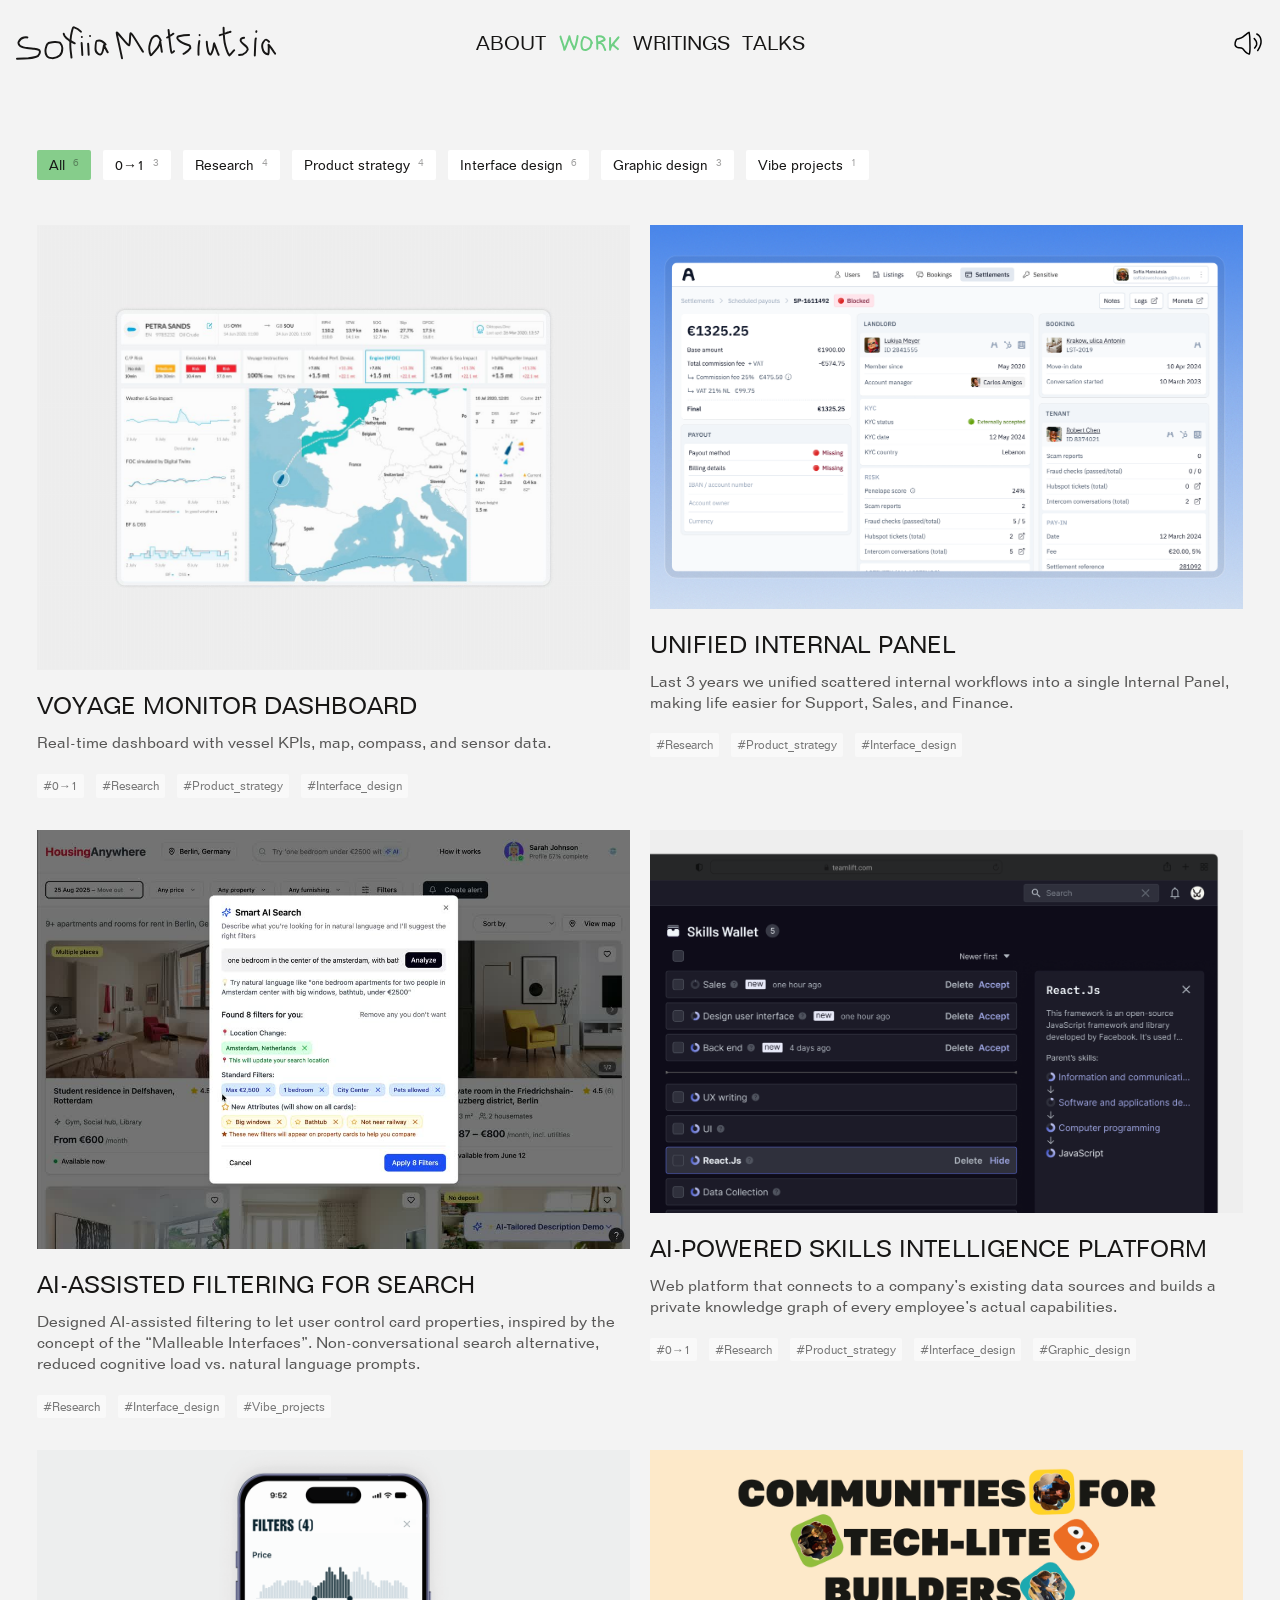
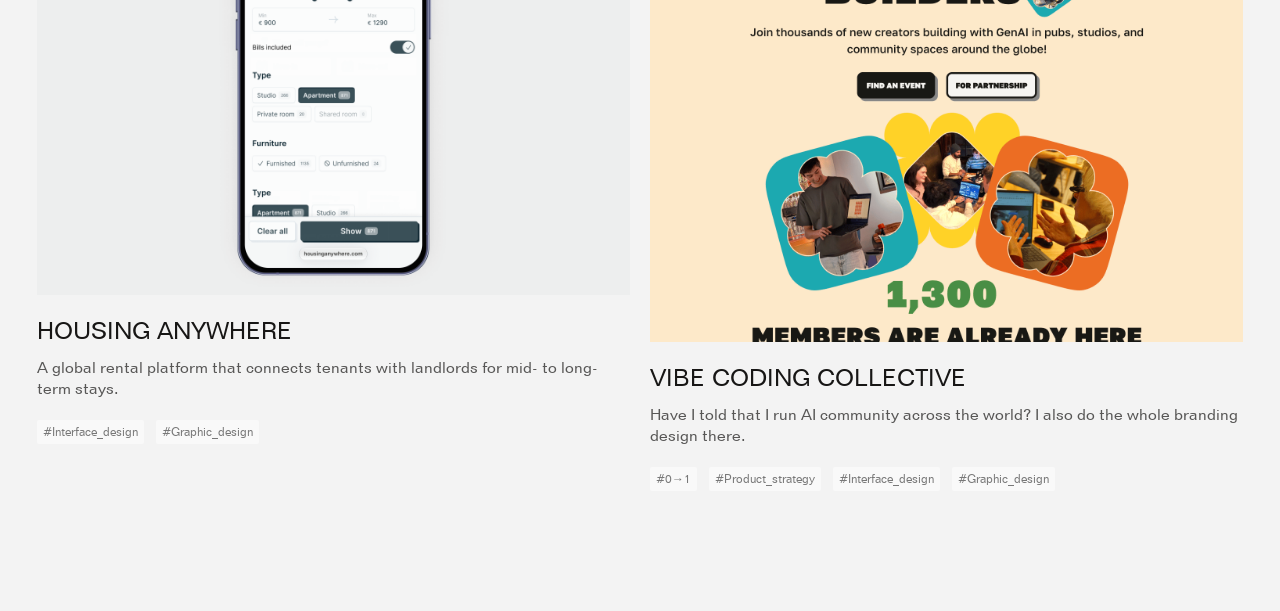
<file: work.html>
<!DOCTYPE html>
<html lang="en">
<head>
<meta charset="UTF-8" />
<meta name="viewport" content="width=device-width, initial-scale=1.0" />
<title>Work — Sofiia Matsiutsia</title>
<link rel="stylesheet" href="styles.css?v=84" />
<script>
  try { history.scrollRestoration = "manual"; } catch (e) {}
  (function () {
    try {
      var saved = JSON.parse(sessionStorage.getItem("portfolio:work-nav") || "null");
      if (!saved || !saved.restore || typeof saved.y !== "number") return;
      var y = saved.y;
      var restore = function () { window.scrollTo(0, y); };
      restore();
      document.addEventListener("DOMContentLoaded", restore);
    } catch (e) {}
  })();
</script>
</head>
<body class="work">

  <header class="header">
    <a href="index.html" class="header__back" aria-label="Back to home">
      <img src="assets/icons/back-chevron.svg" alt="" width="38" height="26" />
    </a>

    <nav class="nav" aria-label="Primary">
      <a class="nav__link nav__link--about" data-cursor="soon">
        <span class="nav__label">About</span>
        <span class="nav__mark" aria-hidden="true">
          <img class="nav__mark-img nav__mark-img--hover" src="assets/icons/nav-about-hover.svg" alt="" width="89" height="29" />
          <img class="nav__mark-img nav__mark-img--selected" src="assets/icons/nav-about-selected.svg" alt="" width="89" height="29" />
        </span>
      </a>
      <a href="work.html" class="nav__link nav__link--work" aria-current="page">
        <span class="nav__label">Work</span>
        <span class="nav__mark" aria-hidden="true">
          <img class="nav__mark-img nav__mark-img--hover" src="assets/icons/nav-work-hover.svg" alt="" width="82" height="29" />
          <img class="nav__mark-img nav__mark-img--selected" src="assets/icons/nav-work-selected.svg" alt="" width="82" height="29" />
        </span>
      </a>
      <a class="nav__link nav__link--writings" data-cursor="soon">
        <span class="nav__label">Writings</span>
        <span class="nav__mark" aria-hidden="true">
          <img class="nav__mark-img nav__mark-img--hover" src="assets/icons/writings-hover.svg" alt="" width="99" height="28" />
          <img class="nav__mark-img nav__mark-img--selected" src="assets/icons/writings-hover.svg" alt="" width="99" height="28" />
        </span>
      </a>
      <a class="nav__link nav__link--talks" data-cursor="soon">
        <span class="nav__label">Talks</span>
        <span class="nav__mark" aria-hidden="true">
          <img class="nav__mark-img nav__mark-img--hover" src="assets/icons/nav-talks-hover.svg" alt="" width="82" height="29" />
          <img class="nav__mark-img nav__mark-img--selected" src="assets/icons/nav-talks-selected.svg" alt="" width="82" height="29" />
        </span>
      </a>
    </nav>

    <a href="index.html" class="logo" aria-label="Sofiia Matsiutsia — home">
      <img src="assets/images/logo.gif" alt="Sofiia Matsiutsia" class="logo__mark" />
    </a>

    <button type="button" class="sound-toggle" aria-label="Mute sound" aria-pressed="false">
      <span class="sound-toggle__swap">
        <span class="sound-toggle__layer sound-toggle__layer--on">
          <svg xmlns="http://www.w3.org/2000/svg" fill="none" viewBox="0 0 24 24" stroke-width="1.5" stroke="currentColor" class="sound-toggle__icon" aria-hidden="true">
            <path stroke-linecap="round" stroke-linejoin="round" d="M19.114 5.636a9 9 0 0 1 0 12.728M16.463 8.288a5.25 5.25 0 0 1 0 7.424M6.75 8.25l4.72-4.72a.75.75 0 0 1 1.28.53v15.88a.75.75 0 0 1-1.28.53l-4.72-4.72H4.51c-.88 0-1.704-.507-1.938-1.354A9.009 9.009 0 0 1 2.25 12c0-.83.112-1.633.322-2.396C2.806 8.756 3.63 8.25 4.51 8.25H6.75Z" />
          </svg>
        </span>
        <span class="sound-toggle__layer sound-toggle__layer--off">
          <svg xmlns="http://www.w3.org/2000/svg" fill="none" viewBox="0 0 24 24" stroke-width="1.5" stroke="currentColor" class="sound-toggle__icon" aria-hidden="true">
            <path stroke-linecap="round" stroke-linejoin="round" d="M17.25 9.75 19.5 12m0 0 2.25 2.25M19.5 12l2.25-2.25M19.5 12l-2.25 2.25m-10.5-6 4.72-4.72a.75.75 0 0 1 1.28.53v15.88a.75.75 0 0 1-1.28.53l-4.72-4.72H4.51c-.88 0-1.704-.507-1.938-1.354A9.009 9.009 0 0 1 2.25 12c0-.83.112-1.633.322-2.396C2.806 8.756 3.63 8.25 4.51 8.25H6.75Z" />
          </svg>
        </span>
      </span>
    </button>
  </header>

  <main class="work-main">
    <div class="work-filters" role="group" aria-label="Filter projects">
      <button type="button" class="work-filter is-active" data-filter="all" aria-pressed="true">
        <span class="work-filter__label">All</span>
        <span class="work-filter__count">6</span>
      </button>
      <button type="button" class="work-filter" data-filter="0-1" aria-pressed="false">
        <span class="work-filter__label">0→1</span>
        <span class="work-filter__count">3</span>
      </button>
      <button type="button" class="work-filter" data-filter="research" aria-pressed="false">
        <span class="work-filter__label">Research</span>
        <span class="work-filter__count">4</span>
      </button>
      <button type="button" class="work-filter" data-filter="product-strategy" aria-pressed="false">
        <span class="work-filter__label">Product strategy</span>
        <span class="work-filter__count">4</span>
      </button>
      <button type="button" class="work-filter" data-filter="interface-design" aria-pressed="false">
        <span class="work-filter__label">Interface design</span>
        <span class="work-filter__count">6</span>
      </button>
      <button type="button" class="work-filter" data-filter="graphic-design" aria-pressed="false">
        <span class="work-filter__label">Graphic design</span>
        <span class="work-filter__count">3</span>
      </button>
      <button type="button" class="work-filter" data-filter="3d" aria-pressed="false" hidden>
        <span class="work-filter__label">3D</span>
        <span class="work-filter__count">1</span>
      </button>
      <button type="button" class="work-filter" data-filter="game-design" aria-pressed="false" hidden>
        <span class="work-filter__label">Game design</span>
        <span class="work-filter__count">1</span>
      </button>
      <button type="button" class="work-filter" data-filter="exploration" aria-pressed="false" hidden>
        <span class="work-filter__label">Exploration</span>
        <span class="work-filter__count">3</span>
      </button>
      <button type="button" class="work-filter" data-filter="mediapipe" aria-pressed="false" hidden>
        <span class="work-filter__label">MediaPipe</span>
        <span class="work-filter__count">2</span>
      </button>
      <button type="button" class="work-filter" data-filter="vibe-projects" aria-pressed="false">
        <span class="work-filter__label">Vibe projects</span>
        <span class="work-filter__count">1</span>
      </button>
    </div>
    <p class="visually-hidden" data-filter-status aria-live="polite">Showing all 6 projects</p>

    <div class="work-columns">
          <a href="work/voyage-monitor.html" class="work-item">
            <div class="work-item__media">
              <video
                src="assets/images/voyage-monitor.mp4"
                poster="assets/images/voyage-monitor-poster.jpg"
                width="1200"
                height="900"
                autoplay
                muted
                loop
                playsinline
                aria-label="Voyage Monitor dashboard animation"
              ></video>
            </div>
            <div class="work-item__body">
              <div class="work-item__text">
                <h2 class="work-item__title">Voyage Monitor dashboard</h2>
                <p class="work-item__copy">Real-time dashboard with vessel KPIs, map, compass, and sensor data.</p>
              </div>
              <div class="work-item__tags">
                <span class="work-tag">#0→1</span>
                <span class="work-tag">#Research</span>
                <span class="work-tag">#Product_strategy</span>
                <span class="work-tag">#Interface_design</span>
              </div>
            </div>
          </a>
          <a href="work/internal-panel.html" class="work-item">
            <div class="work-item__media">
              <img src="assets/images/ha-unified-panel.png" alt="Housing Anywhere unified internal panel" />
            </div>
            <div class="work-item__body">
              <div class="work-item__text">
                <h2 class="work-item__title">Unified internal panel</h2>
                <p class="work-item__copy">Last 3 years we unified scattered internal workflows into a single Internal Panel, making life easier for Support, Sales, and Finance.</p>
              </div>
              <div class="work-item__tags">
                <span class="work-tag">#Research</span>
                <span class="work-tag">#Product_strategy</span>
                <span class="work-tag">#Interface_design</span>
              </div>
            </div>
          </a>
          <a href="https://www.linkedin.com/posts/smatsiutsia_how-we-designers-test-ideas-10000x-faster-activity-7421962190988943360-BrU-?utm_source=share&amp;utm_medium=member_desktop&amp;rcm=ACoAACC8G0QBiWeI60DBzFjNyI_r9bzeq7yk6Vs" class="work-item" target="_blank" rel="noopener noreferrer">
            <div class="work-item__media">
              <img src="assets/images/ai-assisted-filtering.jpg" alt="AI-assisted filtering prototype" />
            </div>
            <div class="work-item__body">
              <div class="work-item__text">
                <h2 class="work-item__title">AI-assisted filtering for search</h2>
                <p class="work-item__copy">Designed AI-assisted filtering to let user control card properties, inspired by the concept of the “Malleable Interfaces”. Non-conversational search alternative, reduced cognitive load vs. natural language prompts.</p>
              </div>
              <div class="work-item__tags">
                <span class="work-tag">#Research</span>
                <span class="work-tag">#Interface_design</span>
                <span class="work-tag">#Vibe_projects</span>
              </div>
            </div>
          </a>
          <a href="work/team-lift-ai.html" class="work-item">
            <div class="work-item__media">
              <img src="assets/images/team-lift-cover.png" alt="TeamLift skills wallet" />
            </div>
            <div class="work-item__body">
              <div class="work-item__text">
                <h2 class="work-item__title">AI-powered skills intelligence platform</h2>
                <p class="work-item__copy">Web platform that connects to a company’s existing data sources and builds a private knowledge graph of every employee’s actual capabilities.</p>
              </div>
              <div class="work-item__tags">
                <span class="work-tag">#0→1</span>
                <span class="work-tag">#Research</span>
                <span class="work-tag">#Product_strategy</span>
                <span class="work-tag">#Interface_design</span>
                <span class="work-tag">#Graphic_design</span>
              </div>
            </div>
          </a>
          <a href="work/housing-anywhere.html" class="work-item">
            <div class="work-item__media">
              <img src="assets/images/housing-anywhere-mobile.gif" alt="Housing Anywhere mobile product animation" />
            </div>
            <div class="work-item__body">
              <div class="work-item__text">
                <h2 class="work-item__title">Housing Anywhere</h2>
                <p class="work-item__copy">A global rental platform that connects tenants with landlords for mid- to long-term stays.</p>
              </div>
              <div class="work-item__tags">
                <span class="work-tag">#Interface_design</span>
                <span class="work-tag">#Graphic_design</span>
              </div>
            </div>
          </a>
          <a href="https://vibecoders.global/" class="work-item" target="_blank" rel="noopener noreferrer">
            <div class="work-item__media">
              <img src="assets/images/vibe-coding-collective.png" alt="Vibe Coding Collective branding" />
            </div>
            <div class="work-item__body">
              <div class="work-item__text">
                <h2 class="work-item__title">Vibe Coding Collective</h2>
                <p class="work-item__copy">Have I told that I run AI community across the world? I also do the whole branding design there.</p>
              </div>
              <div class="work-item__tags">
                <span class="work-tag">#0→1</span>
                <span class="work-tag">#Product_strategy</span>
                <span class="work-tag">#Interface_design</span>
                <span class="work-tag">#Graphic_design</span>
              </div>
            </div>
          </a>
          <a href="https://www.linkedin.com/posts/smatsiutsia_everyone-is-talking-about-fable-from-anthropic-activity-7479864887842848768-k7h2" class="work-item" data-held hidden target="_blank" rel="noopener noreferrer">
            <div class="work-item__media">
              <img src="assets/images/tower-defence.jpg" alt="3D tower defence experiment" />
            </div>
            <div class="work-item__body">
              <div class="work-item__text">
                <h2 class="work-item__title">Exercise on building 3D tower defence games</h2>
                <p class="work-item__copy">Learned how to build a three.js environment, render characters with Meshy.AI and Blender, and think through camera work and attack logic.</p>
              </div>
              <div class="work-item__tags">
                <span class="work-tag">#3D</span>
                <span class="work-tag">#Game_design</span>
                <span class="work-tag">#Exploration</span>
                <span class="work-tag">#Vibe_projects</span>
              </div>
            </div>
          </a>
          <a href="https://www.linkedin.com/posts/smatsiutsia_working-on-vibe-coded-fire-balls-the-at-v0-activity-7426600561866674176-kvSb?" class="work-item" data-held hidden target="_blank" rel="noopener noreferrer">
            <div class="work-item__media">
              <img src="assets/images/dragon-ball.jpg" alt="Dragon Ball fire-ball experiment" />
            </div>
            <div class="work-item__body">
              <div class="work-item__text">
                <h2 class="work-item__title">Dragon Ball — Fire Ball!</h2>
                <p class="work-item__copy">Never gets boring playing with Three.js, MediaPipe, and Gemini.</p>
              </div>
              <div class="work-item__tags">
                <span class="work-tag">#MediaPipe</span>
                <span class="work-tag">#Exploration</span>
                <span class="work-tag">#Vibe_projects</span>
              </div>
            </div>
          </a>
          <a href="https://ai.studio/apps/6b3256e6-9ae6-4c43-9736-82127585a88d?fullscreenApplet=true" class="work-item" data-held hidden target="_blank" rel="noopener noreferrer">
            <div class="work-item__media">
              <img src="assets/images/kaleidoscope-zoom.jpg" alt="Hand-tracked kaleidoscope shader" />
            </div>
            <div class="work-item__body">
              <div class="work-item__text">
                <h2 class="work-item__title">Kaleidoscope zoom</h2>
                <p class="work-item__copy">Hand-tracked kaleidoscope shader — pinch right to zoom, pinch left to reshape the pattern. Hand tracking by MediaPipe, shader by gleurop on Shadertoy.</p>
              </div>
              <div class="work-item__tags">
                <span class="work-tag">#MediaPipe</span>
                <span class="work-tag">#Exploration</span>
                <span class="work-tag">#Vibe_projects</span>
              </div>
            </div>
          </a>
    </div>
  </main>

  <button type="button" class="menu-bar" id="menu-open" aria-haspopup="true" aria-controls="menu-overlay" aria-expanded="false">
    Menu
  </button>

<div class="menu-overlay" id="menu-overlay" hidden>
  <a href="index.html" class="menu-overlay__logo" aria-label="Sofiia Matsiutsia — home">
    <img src="assets/images/sm-logo.svg" alt="Sofiia Matsiutsia" width="230" height="29" />
  </a>

  <div class="ring-stage" aria-hidden="true">
    <div class="ring ring--cover"></div>
    <div class="ring ring--about"></div>
    <div class="ring ring--works"></div>
    <div class="ring ring--writings"></div>
    <div class="ring ring--talks"></div>
    <div class="ring ring--core"></div>
  </div>

  <nav class="menu-overlay__nav" aria-label="Primary">
    <a class="menu-overlay__link menu-overlay__link--about" data-cursor="soon"><span>About</span></a>
    <a href="work.html" class="menu-overlay__link menu-overlay__link--work" aria-current="page"><span>Works</span></a>
    <a class="menu-overlay__link menu-overlay__link--writings" data-cursor="soon"><span>Writings</span></a>
    <a class="menu-overlay__link menu-overlay__link--talks" data-cursor="soon"><span>Talks</span></a>
  </nav>

  <div class="menu-overlay__contact">
    <button type="button" class="menu-overlay__contact-link menu-overlay__contact-link--email">
      <span class="menu-overlay__contact-width" aria-hidden="true">Copy email</span>
      <span class="menu-overlay__contact-text">Copy email</span>
    </button>
    <div class="menu-overlay__contact-row">
      <a href="https://www.linkedin.com/in/smatsiutsia/" class="menu-overlay__contact-link menu-overlay__contact-link--linkedin" target="_blank" rel="noopener noreferrer">
        <span>LinkedIn</span>
        <img src="assets/icons/new-window-arrow-1.svg" alt="" class="menu-overlay__contact-arrow" aria-hidden="true" />
      </a>
      <a href="https://x.com/SMatsiutsia" class="menu-overlay__contact-link menu-overlay__contact-link--twitter" target="_blank" rel="noopener noreferrer">
        <span>Twitter</span>
        <img src="assets/icons/new-window-arrow-2.svg" alt="" class="menu-overlay__contact-arrow" aria-hidden="true" />
      </a>
    </div>
  </div>

  <button type="button" class="menu-bar menu-overlay__close" id="menu-close" aria-controls="menu-overlay">
    Close
  </button>
</div>

<script src="script.js?v=46"></script>
</body>
</html>
</file>
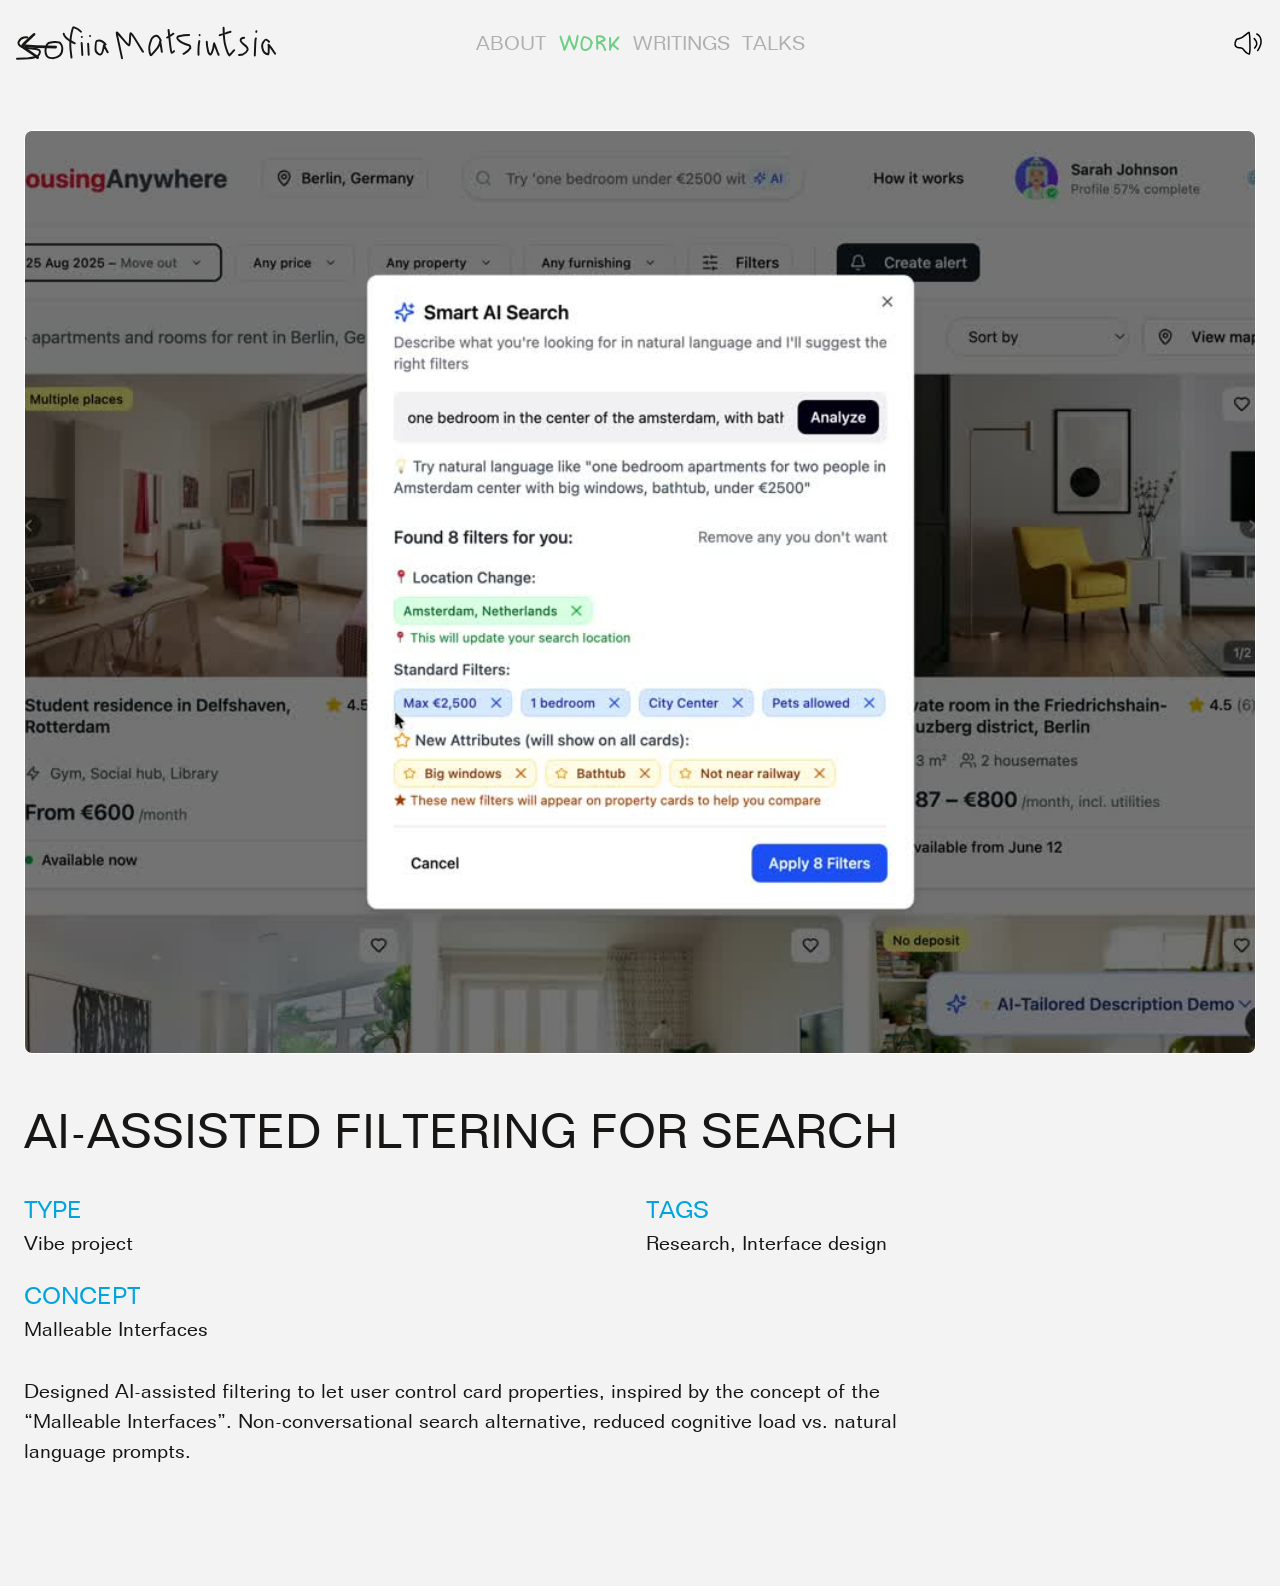
<file: work/ai-assisted-filtering.html>
<!DOCTYPE html>
<html lang="en">
<head>
<meta charset="UTF-8" />
<meta name="viewport" content="width=device-width, initial-scale=1.0" />
<title>AI-assisted filtering for search — Sofiia Matsiutsia</title>
<link rel="stylesheet" href="../styles.css?v=84" />
</head>
<body class="case">

  <header class="header">
    <nav class="nav" aria-label="Primary">
      <a class="nav__link nav__link--about nav__link--muted" data-cursor="soon">
        <span class="nav__label">About</span>
        <span class="nav__mark" aria-hidden="true">
          <img class="nav__mark-img nav__mark-img--hover" src="../assets/icons/nav-about-hover.svg" alt="" width="89" height="29" />
          <img class="nav__mark-img nav__mark-img--selected" src="../assets/icons/nav-about-selected.svg" alt="" width="89" height="29" />
        </span>
      </a>
      <a href="../work.html" class="nav__link nav__link--work" aria-current="page">
        <span class="nav__label">Work</span>
        <span class="nav__mark" aria-hidden="true">
          <img class="nav__mark-img nav__mark-img--hover" src="../assets/icons/nav-work-hover.svg" alt="" width="82" height="29" />
          <img class="nav__mark-img nav__mark-img--selected" src="../assets/icons/nav-work-selected.svg" alt="" width="82" height="29" />
        </span>
      </a>
      <a class="nav__link nav__link--writings nav__link--muted" data-cursor="soon">
        <span class="nav__label">Writings</span>
        <span class="nav__mark" aria-hidden="true">
          <img class="nav__mark-img nav__mark-img--hover" src="../assets/icons/writings-hover.svg" alt="" width="99" height="28" />
          <img class="nav__mark-img nav__mark-img--selected" src="../assets/icons/writings-hover.svg" alt="" width="99" height="28" />
        </span>
      </a>
      <a class="nav__link nav__link--talks nav__link--muted" data-cursor="soon">
        <span class="nav__label">Talks</span>
        <span class="nav__mark" aria-hidden="true">
          <img class="nav__mark-img nav__mark-img--hover" src="../assets/icons/nav-talks-hover.svg" alt="" width="82" height="29" />
          <img class="nav__mark-img nav__mark-img--selected" src="../assets/icons/nav-talks-selected.svg" alt="" width="82" height="29" />
        </span>
      </a>
    </nav>

    <a href="../index.html" class="logo" aria-label="Sofiia Matsiutsia — home">
      <img src="../assets/images/logo.gif" alt="Sofiia Matsiutsia" class="logo__mark" />
    </a>

    <button type="button" class="sound-toggle" aria-label="Mute sound" aria-pressed="false">
      <span class="sound-toggle__swap">
        <span class="sound-toggle__layer sound-toggle__layer--on">
          <svg xmlns="http://www.w3.org/2000/svg" fill="none" viewBox="0 0 24 24" stroke-width="1.5" stroke="currentColor" class="sound-toggle__icon" aria-hidden="true">
            <path stroke-linecap="round" stroke-linejoin="round" d="M19.114 5.636a9 9 0 0 1 0 12.728M16.463 8.288a5.25 5.25 0 0 1 0 7.424M6.75 8.25l4.72-4.72a.75.75 0 0 1 1.28.53v15.88a.75.75 0 0 1-1.28.53l-4.72-4.72H4.51c-.88 0-1.704-.507-1.938-1.354A9.009 9.009 0 0 1 2.25 12c0-.83.112-1.633.322-2.396C2.806 8.756 3.63 8.25 4.51 8.25H6.75Z" />
          </svg>
        </span>
        <span class="sound-toggle__layer sound-toggle__layer--off">
          <svg xmlns="http://www.w3.org/2000/svg" fill="none" viewBox="0 0 24 24" stroke-width="1.5" stroke="currentColor" class="sound-toggle__icon" aria-hidden="true">
            <path stroke-linecap="round" stroke-linejoin="round" d="M17.25 9.75 19.5 12m0 0 2.25 2.25M19.5 12l2.25-2.25M19.5 12l-2.25 2.25m-10.5-6 4.72-4.72a.75.75 0 0 1 1.28.53v15.88a.75.75 0 0 1-1.28.53l-4.72-4.72H4.51c-.88 0-1.704-.507-1.938-1.354A9.009 9.009 0 0 1 2.25 12c0-.83.112-1.633.322-2.396C2.806 8.756 3.63 8.25 4.51 8.25H6.75Z" />
          </svg>
        </span>
      </span>
    </button>
  </header>

  <div class="case__layout">
    <aside class="case__rail">
      <div class="case__rail-inner">
      <a href="../work.html" class="case__back" aria-label="Back to work">
        <img src="../assets/icons/back-chevron.svg" alt="" width="38" height="26" />
      </a>

      </div>
    </aside>

    <main class="case__main">
      <div class="case__hero-block">
                <figure class="case__hero case__hero--static">
          <video
            class="case__hero-media"
            autoplay
            muted
            loop
            playsinline
            preload="metadata"
            poster="../assets/images/ai-assisted-filtering.jpg"
            aria-label="AI-assisted filtering prototype controlling card properties"
          >
            <source src="../assets/videos/malleable-real-estate.mp4" type="video/mp4" />
          </video>
        </figure>

        <div class="case__heading">
                    <h1 class="case__title">AI-assisted filtering for search</h1>
          <dl class="case__meta">
            <div class="case__meta-item">
              <dt>type</dt>
              <dd>Vibe project</dd>
            </div>
            <div class="case__meta-item">
              <dt>tags</dt>
              <dd>Research, Interface design</dd>
            </div>
            <div class="case__meta-item">
              <dt>concept</dt>
              <dd>Malleable Interfaces</dd>
            </div>
          </dl>
          <p class="case__intro">Designed AI-assisted filtering to let user control card properties, inspired by the concept of the “Malleable Interfaces”. Non-conversational search alternative, reduced cognitive load vs. natural language prompts.</p>
        </div>
      </div>

    </main>
  </div>

  <button type="button" class="menu-bar" id="menu-open" aria-haspopup="true" aria-controls="menu-overlay" aria-expanded="false">
    Menu
  </button>

<div class="menu-overlay" id="menu-overlay" hidden>
  <a href="../index.html" class="menu-overlay__logo" aria-label="Sofiia Matsiutsia — home">
    <img src="../assets/images/sm-logo.svg" alt="Sofiia Matsiutsia" width="230" height="29" />
  </a>

  <div class="ring-stage" aria-hidden="true">
    <div class="ring ring--cover"></div>
    <div class="ring ring--about"></div>
    <div class="ring ring--works"></div>
    <div class="ring ring--writings"></div>
    <div class="ring ring--talks"></div>
    <div class="ring ring--core"></div>
  </div>

  <nav class="menu-overlay__nav" aria-label="Primary">
    <a class="menu-overlay__link menu-overlay__link--about" data-cursor="soon"><span>About</span></a>
    <a href="../work.html" class="menu-overlay__link menu-overlay__link--work"><span>Works</span></a>
    <a class="menu-overlay__link menu-overlay__link--writings" data-cursor="soon"><span>Writings</span></a>
    <a class="menu-overlay__link menu-overlay__link--talks" data-cursor="soon"><span>Talks</span></a>
  </nav>

  <div class="menu-overlay__contact">
    <button type="button" class="menu-overlay__contact-link menu-overlay__contact-link--email">
      <span class="menu-overlay__contact-width" aria-hidden="true">Copy email</span>
      <span class="menu-overlay__contact-text">Copy email</span>
    </button>
    <div class="menu-overlay__contact-row">
      <a href="https://www.linkedin.com/in/smatsiutsia/" class="menu-overlay__contact-link menu-overlay__contact-link--linkedin" target="_blank" rel="noopener noreferrer">
        <span>LinkedIn</span>
        <img src="../assets/icons/new-window-arrow-1.svg" alt="" class="menu-overlay__contact-arrow" aria-hidden="true" />
      </a>
      <a href="https://x.com/SMatsiutsia" class="menu-overlay__contact-link menu-overlay__contact-link--twitter" target="_blank" rel="noopener noreferrer">
        <span>Twitter</span>
        <img src="../assets/icons/new-window-arrow-2.svg" alt="" class="menu-overlay__contact-arrow" aria-hidden="true" />
      </a>
    </div>
  </div>

  <button type="button" class="menu-bar menu-overlay__close" id="menu-close" aria-controls="menu-overlay">
    Close
  </button>
</div>

<script src="../script.js?v=46"></script>
</body>
</html>
</file>
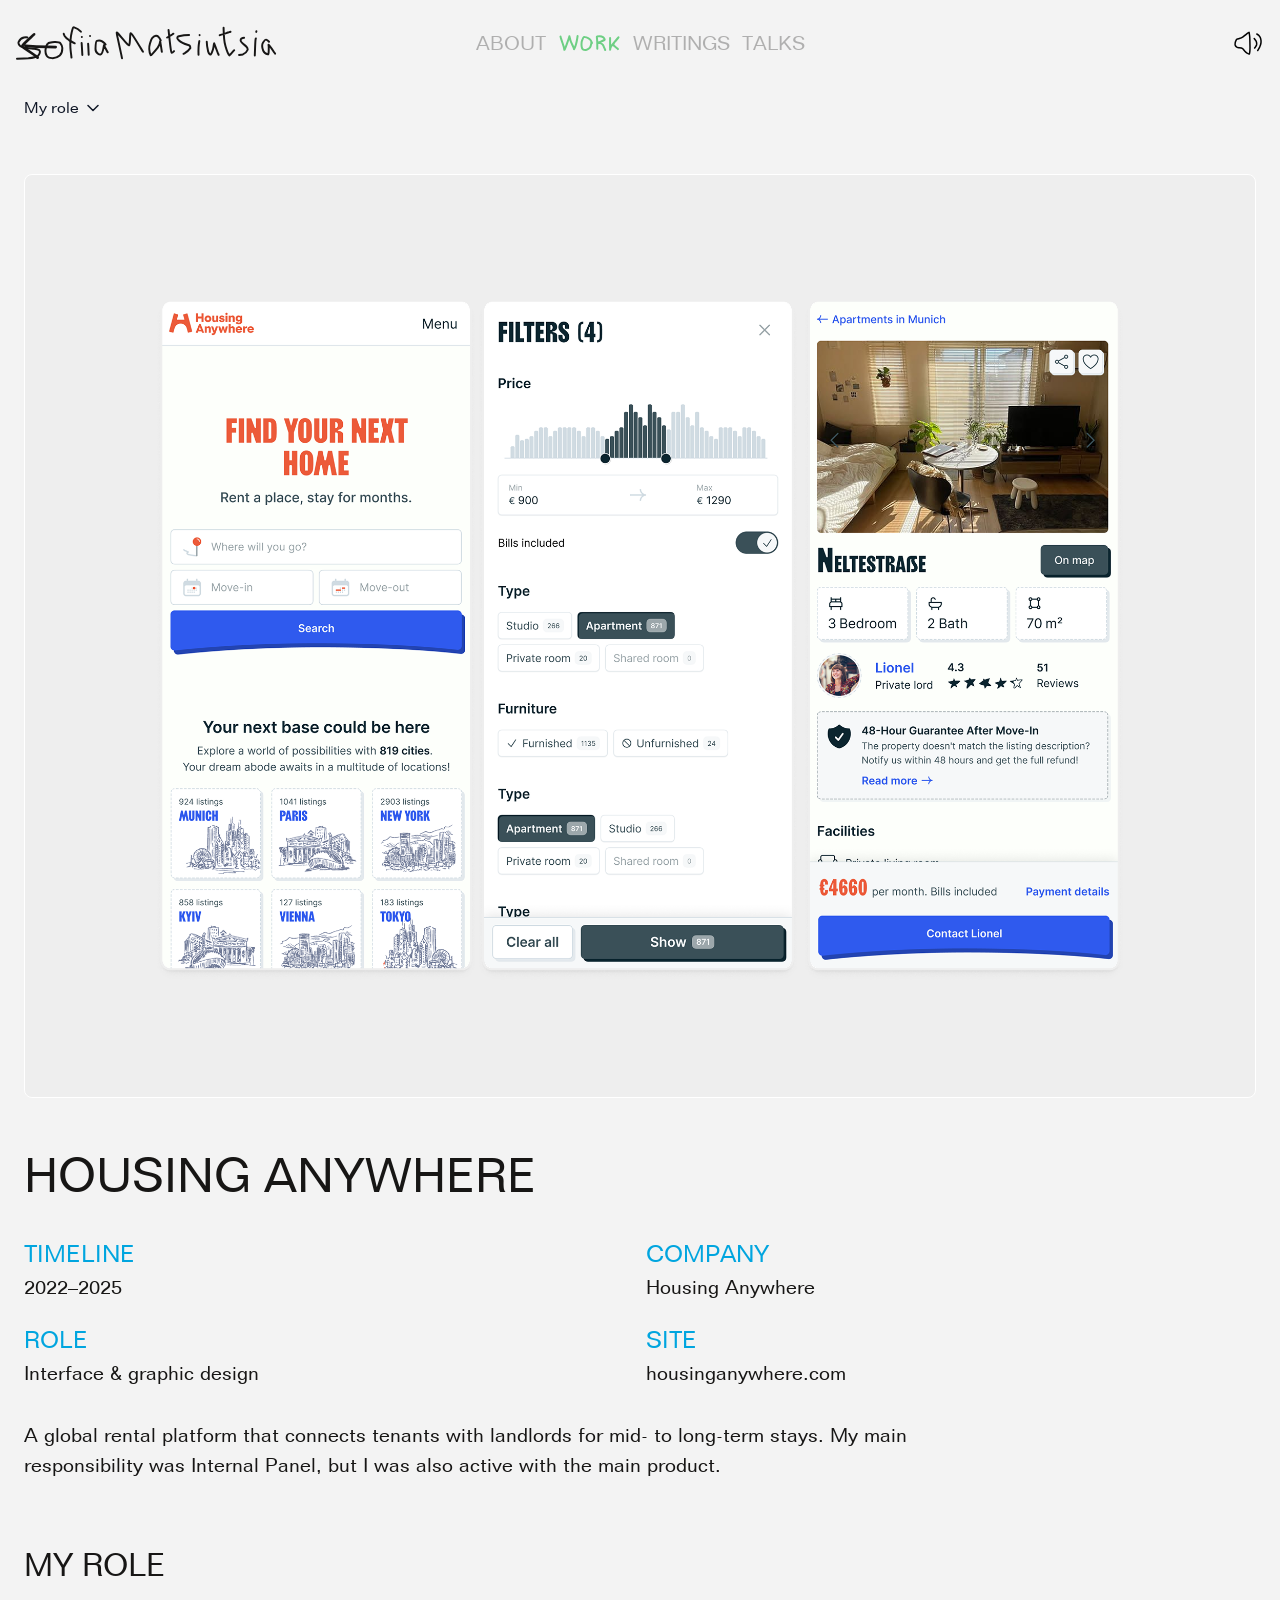
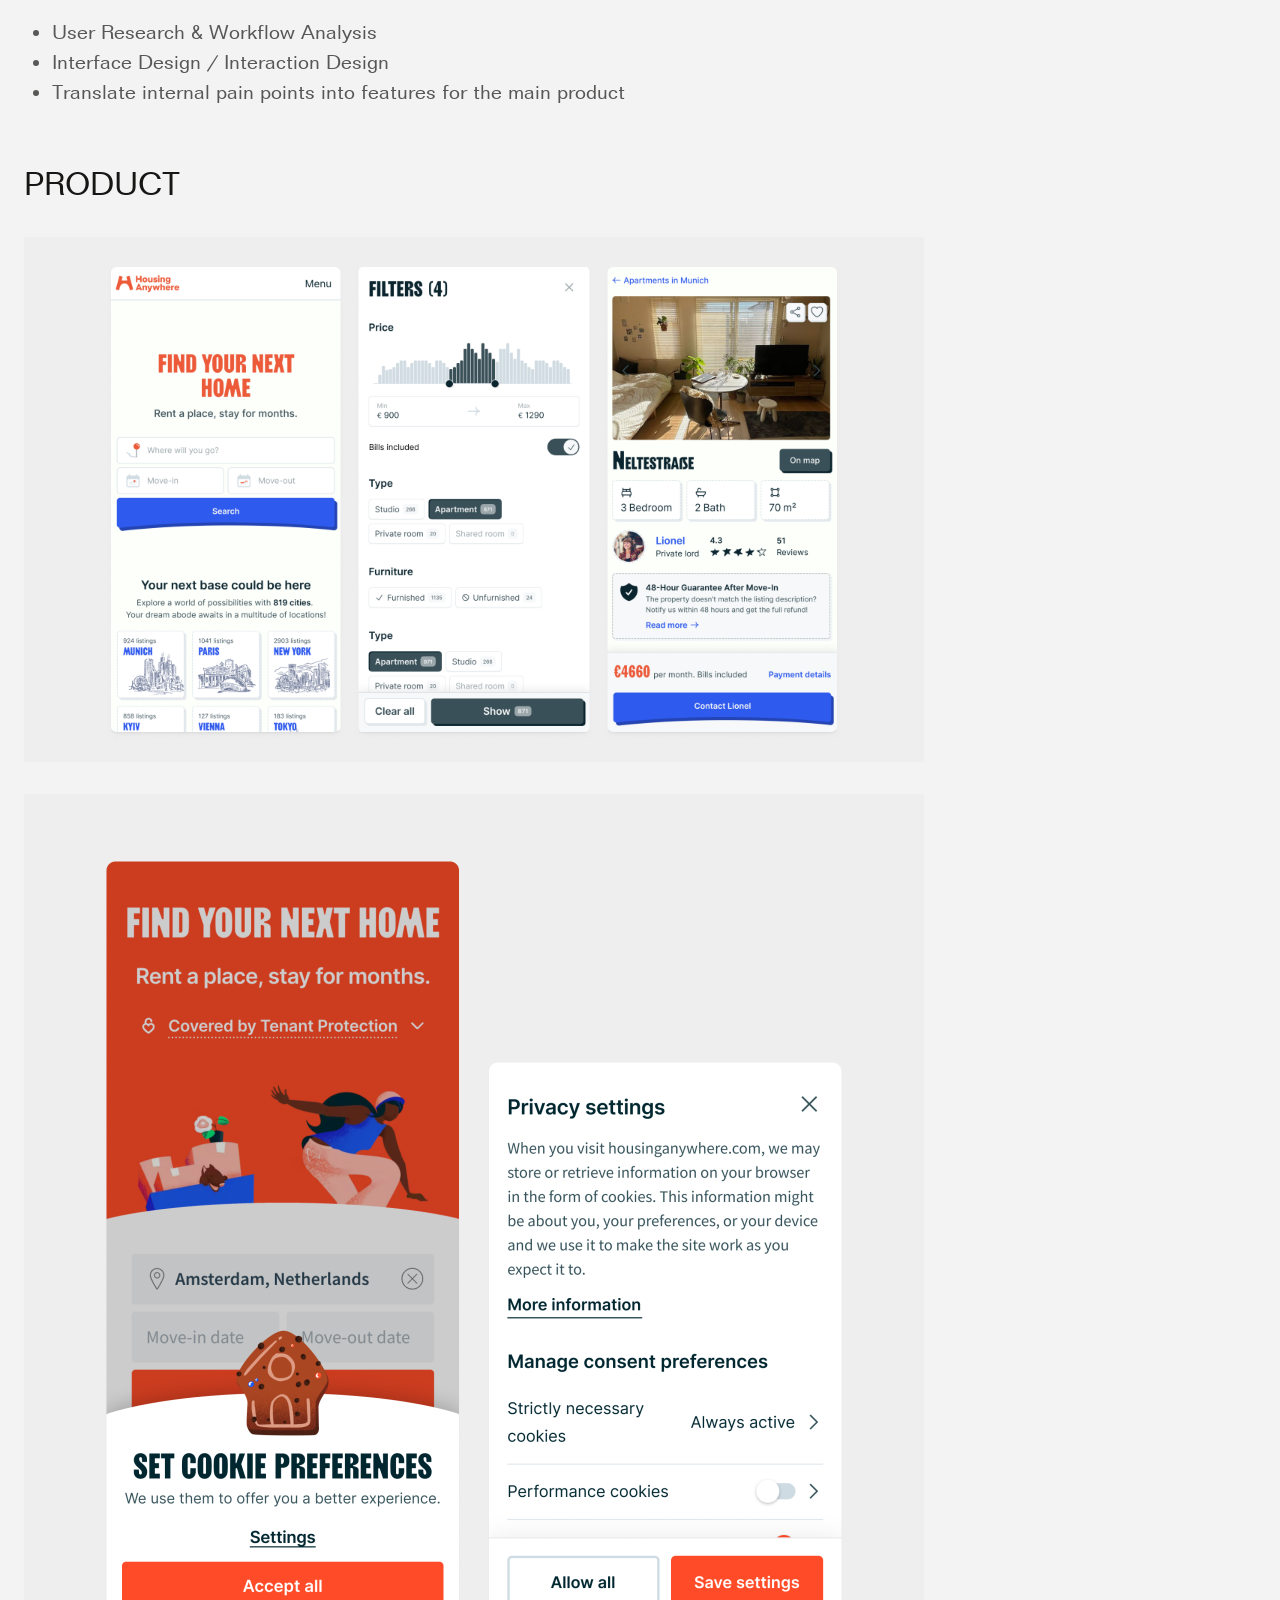
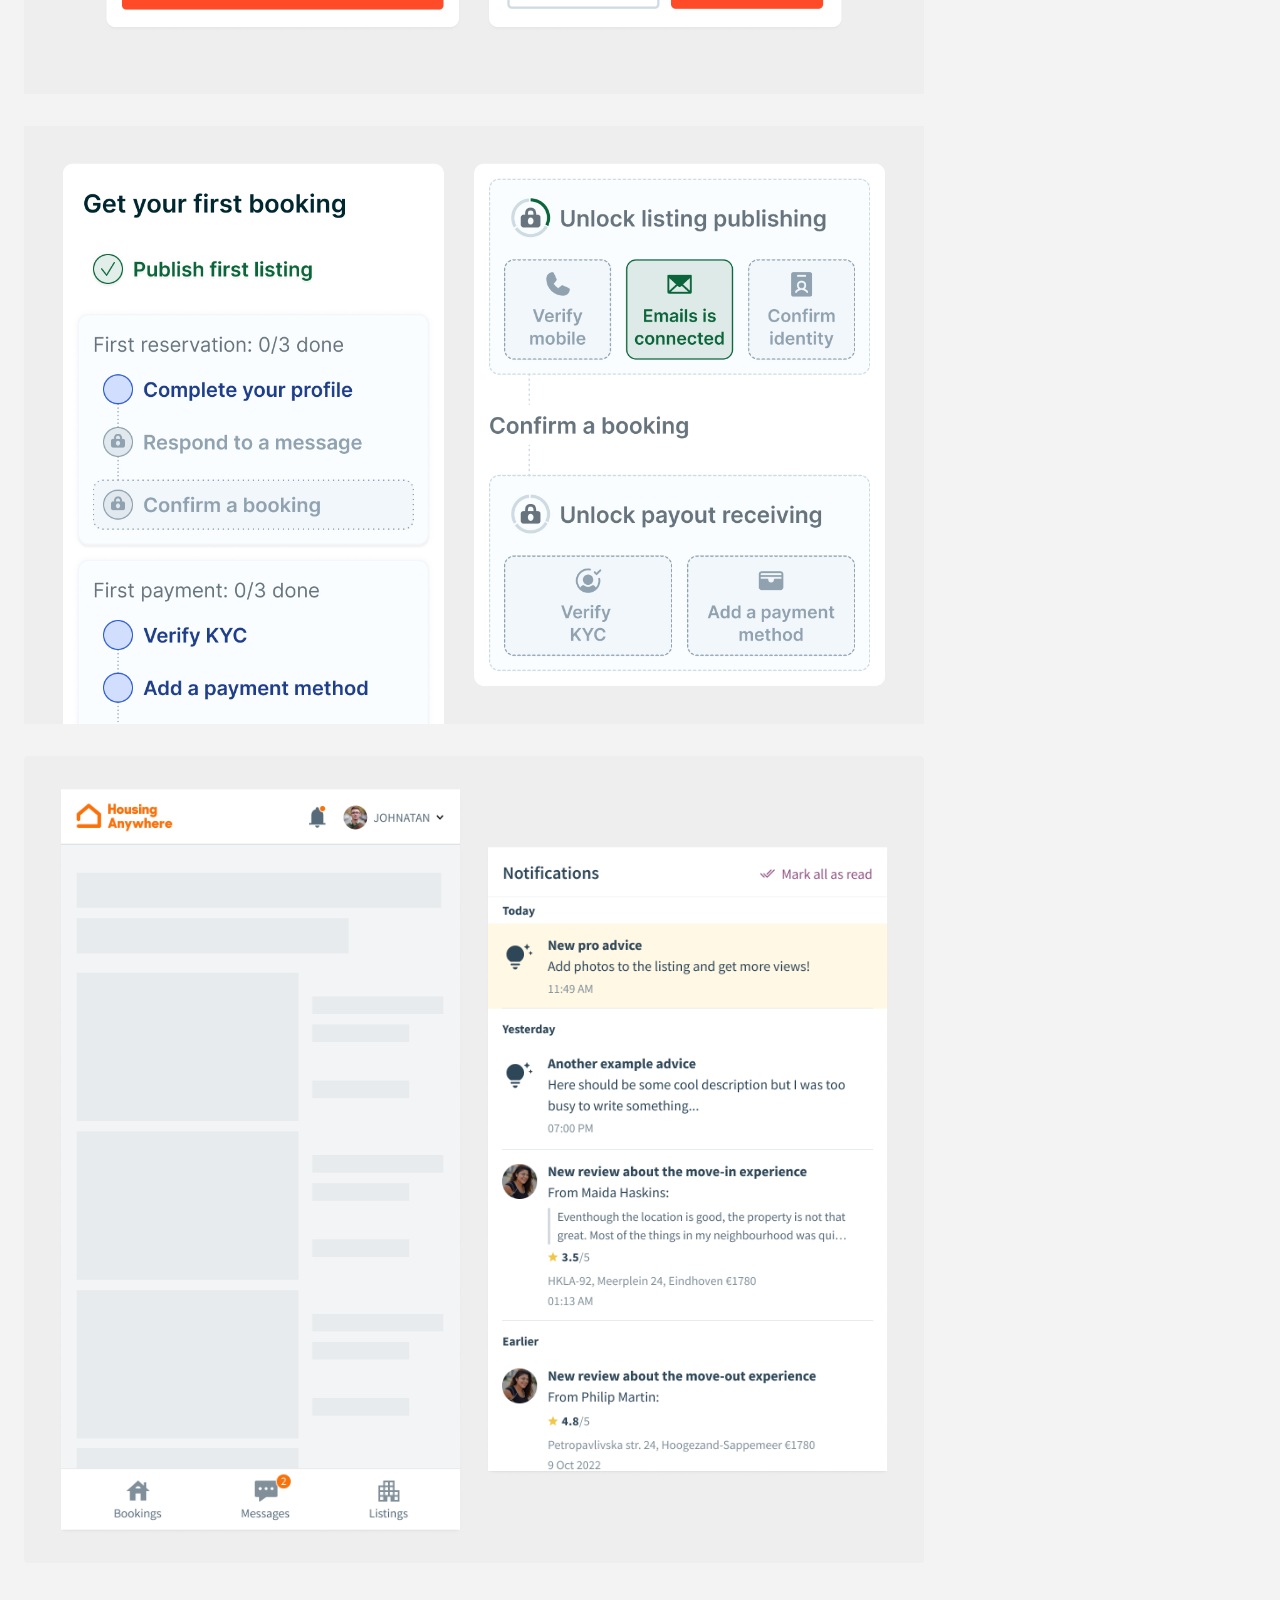
<file: work/housing-anywhere.html>
<!DOCTYPE html>
<html lang="en">
<head>
<meta charset="UTF-8" />
<meta name="viewport" content="width=device-width, initial-scale=1.0" />
<title>Housing Anywhere — Sofiia Matsiutsia</title>
<link rel="stylesheet" href="../styles.css?v=84" />
</head>
<body class="case">

  <header class="header">
    <nav class="nav" aria-label="Primary">
      <a class="nav__link nav__link--about nav__link--muted" data-cursor="soon">
        <span class="nav__label">About</span>
        <span class="nav__mark" aria-hidden="true">
          <img class="nav__mark-img nav__mark-img--hover" src="../assets/icons/nav-about-hover.svg" alt="" width="89" height="29" />
          <img class="nav__mark-img nav__mark-img--selected" src="../assets/icons/nav-about-selected.svg" alt="" width="89" height="29" />
        </span>
      </a>
      <a href="../work.html" class="nav__link nav__link--work" aria-current="page">
        <span class="nav__label">Work</span>
        <span class="nav__mark" aria-hidden="true">
          <img class="nav__mark-img nav__mark-img--hover" src="../assets/icons/nav-work-hover.svg" alt="" width="82" height="29" />
          <img class="nav__mark-img nav__mark-img--selected" src="../assets/icons/nav-work-selected.svg" alt="" width="82" height="29" />
        </span>
      </a>
      <a class="nav__link nav__link--writings nav__link--muted" data-cursor="soon">
        <span class="nav__label">Writings</span>
        <span class="nav__mark" aria-hidden="true">
          <img class="nav__mark-img nav__mark-img--hover" src="../assets/icons/writings-hover.svg" alt="" width="99" height="28" />
          <img class="nav__mark-img nav__mark-img--selected" src="../assets/icons/writings-hover.svg" alt="" width="99" height="28" />
        </span>
      </a>
      <a class="nav__link nav__link--talks nav__link--muted" data-cursor="soon">
        <span class="nav__label">Talks</span>
        <span class="nav__mark" aria-hidden="true">
          <img class="nav__mark-img nav__mark-img--hover" src="../assets/icons/nav-talks-hover.svg" alt="" width="82" height="29" />
          <img class="nav__mark-img nav__mark-img--selected" src="../assets/icons/nav-talks-selected.svg" alt="" width="82" height="29" />
        </span>
      </a>
    </nav>

    <a href="../index.html" class="logo" aria-label="Sofiia Matsiutsia — home">
      <img src="../assets/images/logo.gif" alt="Sofiia Matsiutsia" class="logo__mark" />
    </a>

    <button type="button" class="sound-toggle" aria-label="Mute sound" aria-pressed="false">
      <span class="sound-toggle__swap">
        <span class="sound-toggle__layer sound-toggle__layer--on">
          <svg xmlns="http://www.w3.org/2000/svg" fill="none" viewBox="0 0 24 24" stroke-width="1.5" stroke="currentColor" class="sound-toggle__icon" aria-hidden="true">
            <path stroke-linecap="round" stroke-linejoin="round" d="M19.114 5.636a9 9 0 0 1 0 12.728M16.463 8.288a5.25 5.25 0 0 1 0 7.424M6.75 8.25l4.72-4.72a.75.75 0 0 1 1.28.53v15.88a.75.75 0 0 1-1.28.53l-4.72-4.72H4.51c-.88 0-1.704-.507-1.938-1.354A9.009 9.009 0 0 1 2.25 12c0-.83.112-1.633.322-2.396C2.806 8.756 3.63 8.25 4.51 8.25H6.75Z" />
          </svg>
        </span>
        <span class="sound-toggle__layer sound-toggle__layer--off">
          <svg xmlns="http://www.w3.org/2000/svg" fill="none" viewBox="0 0 24 24" stroke-width="1.5" stroke="currentColor" class="sound-toggle__icon" aria-hidden="true">
            <path stroke-linecap="round" stroke-linejoin="round" d="M17.25 9.75 19.5 12m0 0 2.25 2.25M19.5 12l2.25-2.25M19.5 12l-2.25 2.25m-10.5-6 4.72-4.72a.75.75 0 0 1 1.28.53v15.88a.75.75 0 0 1-1.28.53l-4.72-4.72H4.51c-.88 0-1.704-.507-1.938-1.354A9.009 9.009 0 0 1 2.25 12c0-.83.112-1.633.322-2.396C2.806 8.756 3.63 8.25 4.51 8.25H6.75Z" />
          </svg>
        </span>
      </span>
    </button>
  </header>

  <div class="case__layout">
    <aside class="case__rail">
      <div class="case__rail-inner">
      <a href="../work.html" class="case__back" aria-label="Back to work">
        <img src="../assets/icons/back-chevron.svg" alt="" width="38" height="26" />
      </a>

      <nav class="case__toc is-visible" aria-label="Page contents" data-toc>
        <p class="case__toc-title" data-toc-title>content</p>

        <div class="case__toc-rail" data-toc-rail>
          <span class="case__toc-dot" data-toc-dot aria-hidden="true"></span>
          <ul class="case__toc-list">
            <li class="case__toc-item" data-toc-item data-color="#dca8e8">
              <button type="button" data-toc-id="role">
                <span class="case__toc-spacer" aria-hidden="true"></span>
                <span class="case__toc-label">My role</span>
              </button>
            </li>
            <li class="case__toc-item" data-toc-item data-color="#94c890">
              <button type="button" data-toc-id="product">
                <span class="case__toc-spacer" aria-hidden="true"></span>
                <span class="case__toc-label">Product</span>
              </button>
            </li>
          </ul>
        </div>

        <div class="case__toc-mobile" data-toc-mobile>
          <button
            type="button"
            class="case__toc-trigger"
            data-toc-trigger
            aria-haspopup="menu"
            aria-expanded="false"
            aria-controls="case-toc-menu"
          >
            <span class="case__toc-trigger-label" data-toc-trigger-label>My role</span>
            <svg class="case__toc-chevron" width="12" height="8" viewBox="0 0 12 8" fill="none" aria-hidden="true">
              <path d="M1 1.5 6 6.5 11 1.5" stroke="currentColor" stroke-width="1.5" stroke-linecap="round" stroke-linejoin="round"/>
            </svg>
          </button>
          <ul id="case-toc-menu" class="case__toc-menu" role="menu" hidden data-toc-menu>
            <li role="none">
              <button type="button" role="menuitem" data-toc-id="role" data-color="#dca8e8">
                <span class="case__toc-menu-dot" aria-hidden="true"></span>
                <span class="case__toc-menu-label">My role</span>
              </button>
            </li>
            <li role="none">
              <button type="button" role="menuitem" data-toc-id="product" data-color="#94c890">
                <span class="case__toc-menu-dot" aria-hidden="true"></span>
                <span class="case__toc-menu-label">Product</span>
              </button>
            </li>
          </ul>
        </div>
      </nav>
      </div>
    </aside>

    <main class="case__main">
      <div class="case__hero-block">
                <figure class="case__hero case__hero--static">
          <img class="case__hero-media" src="../assets/images/housing-anywhere.png" alt="Housing Anywhere product screenshot" />
        </figure>

        <div class="case__heading">
                    <h1 class="case__title">Housing Anywhere</h1>
          <dl class="case__meta">
            <div class="case__meta-item">
              <dt>timeline</dt>
              <dd>2022–2025</dd>
            </div>
            <div class="case__meta-item">
              <dt>Company</dt>
              <dd>Housing Anywhere</dd>
            </div>
            <div class="case__meta-item">
              <dt>Role</dt>
              <dd>Interface &amp; graphic design</dd>
            </div>
            <div class="case__meta-item">
              <dt>site</dt>
              <dd>housinganywhere.com</dd>
            </div>
          </dl>
          <p class="case__intro">A global rental platform that connects tenants with landlords for mid- to long-term stays. My main responsibility was Internal Panel, but I was also active with the main product.</p>
        </div>
      </div>

      <div class="case__body">
                <section class="case-section" id="role">
          <h2 class="case-section__title">My role</h2>
          <ul class="case-section__list">
            <li>User Research &amp; Workflow Analysis</li>
            <li>Interface Design / Interaction Design</li>
            <li>Translate internal pain points into features for the main product</li>
          </ul>
        </section>

        <section class="case-section" id="product">
          <h2 class="case-section__title">Product</h2>
                    <figure class="case-figure">
            <img src="../assets/images/housing-anywhere/product-1.png" alt="Housing Anywhere product screen" />
          </figure>
                    <figure class="case-figure">
            <img src="../assets/images/housing-anywhere/product-2.png" alt="Housing Anywhere product screen" />
          </figure>
                    <figure class="case-figure">
            <img src="../assets/images/housing-anywhere/product-3.png" alt="Housing Anywhere product screen" />
          </figure>
                    <figure class="case-figure">
            <img src="../assets/images/housing-anywhere/product-4.png" alt="Housing Anywhere product screen" />
          </figure>
        </section>
      </div>
    </main>
  </div>

  <button type="button" class="menu-bar" id="menu-open" aria-haspopup="true" aria-controls="menu-overlay" aria-expanded="false">
    Menu
  </button>

<div class="menu-overlay" id="menu-overlay" hidden>
  <a href="../index.html" class="menu-overlay__logo" aria-label="Sofiia Matsiutsia — home">
    <img src="../assets/images/sm-logo.svg" alt="Sofiia Matsiutsia" width="230" height="29" />
  </a>

  <div class="ring-stage" aria-hidden="true">
    <div class="ring ring--cover"></div>
    <div class="ring ring--about"></div>
    <div class="ring ring--works"></div>
    <div class="ring ring--writings"></div>
    <div class="ring ring--talks"></div>
    <div class="ring ring--core"></div>
  </div>

  <nav class="menu-overlay__nav" aria-label="Primary">
    <a class="menu-overlay__link menu-overlay__link--about" data-cursor="soon"><span>About</span></a>
    <a href="../work.html" class="menu-overlay__link menu-overlay__link--work"><span>Works</span></a>
    <a class="menu-overlay__link menu-overlay__link--writings" data-cursor="soon"><span>Writings</span></a>
    <a class="menu-overlay__link menu-overlay__link--talks" data-cursor="soon"><span>Talks</span></a>
  </nav>

  <div class="menu-overlay__contact">
    <button type="button" class="menu-overlay__contact-link menu-overlay__contact-link--email">
      <span class="menu-overlay__contact-width" aria-hidden="true">Copy email</span>
      <span class="menu-overlay__contact-text">Copy email</span>
    </button>
    <div class="menu-overlay__contact-row">
      <a href="https://www.linkedin.com/in/smatsiutsia/" class="menu-overlay__contact-link menu-overlay__contact-link--linkedin" target="_blank" rel="noopener noreferrer">
        <span>LinkedIn</span>
        <img src="../assets/icons/new-window-arrow-1.svg" alt="" class="menu-overlay__contact-arrow" aria-hidden="true" />
      </a>
      <a href="https://x.com/SMatsiutsia" class="menu-overlay__contact-link menu-overlay__contact-link--twitter" target="_blank" rel="noopener noreferrer">
        <span>Twitter</span>
        <img src="../assets/icons/new-window-arrow-2.svg" alt="" class="menu-overlay__contact-arrow" aria-hidden="true" />
      </a>
    </div>
  </div>

  <button type="button" class="menu-bar menu-overlay__close" id="menu-close" aria-controls="menu-overlay">
    Close
  </button>
</div>

<script src="../script.js?v=46"></script>
</body>
</html>
</file>
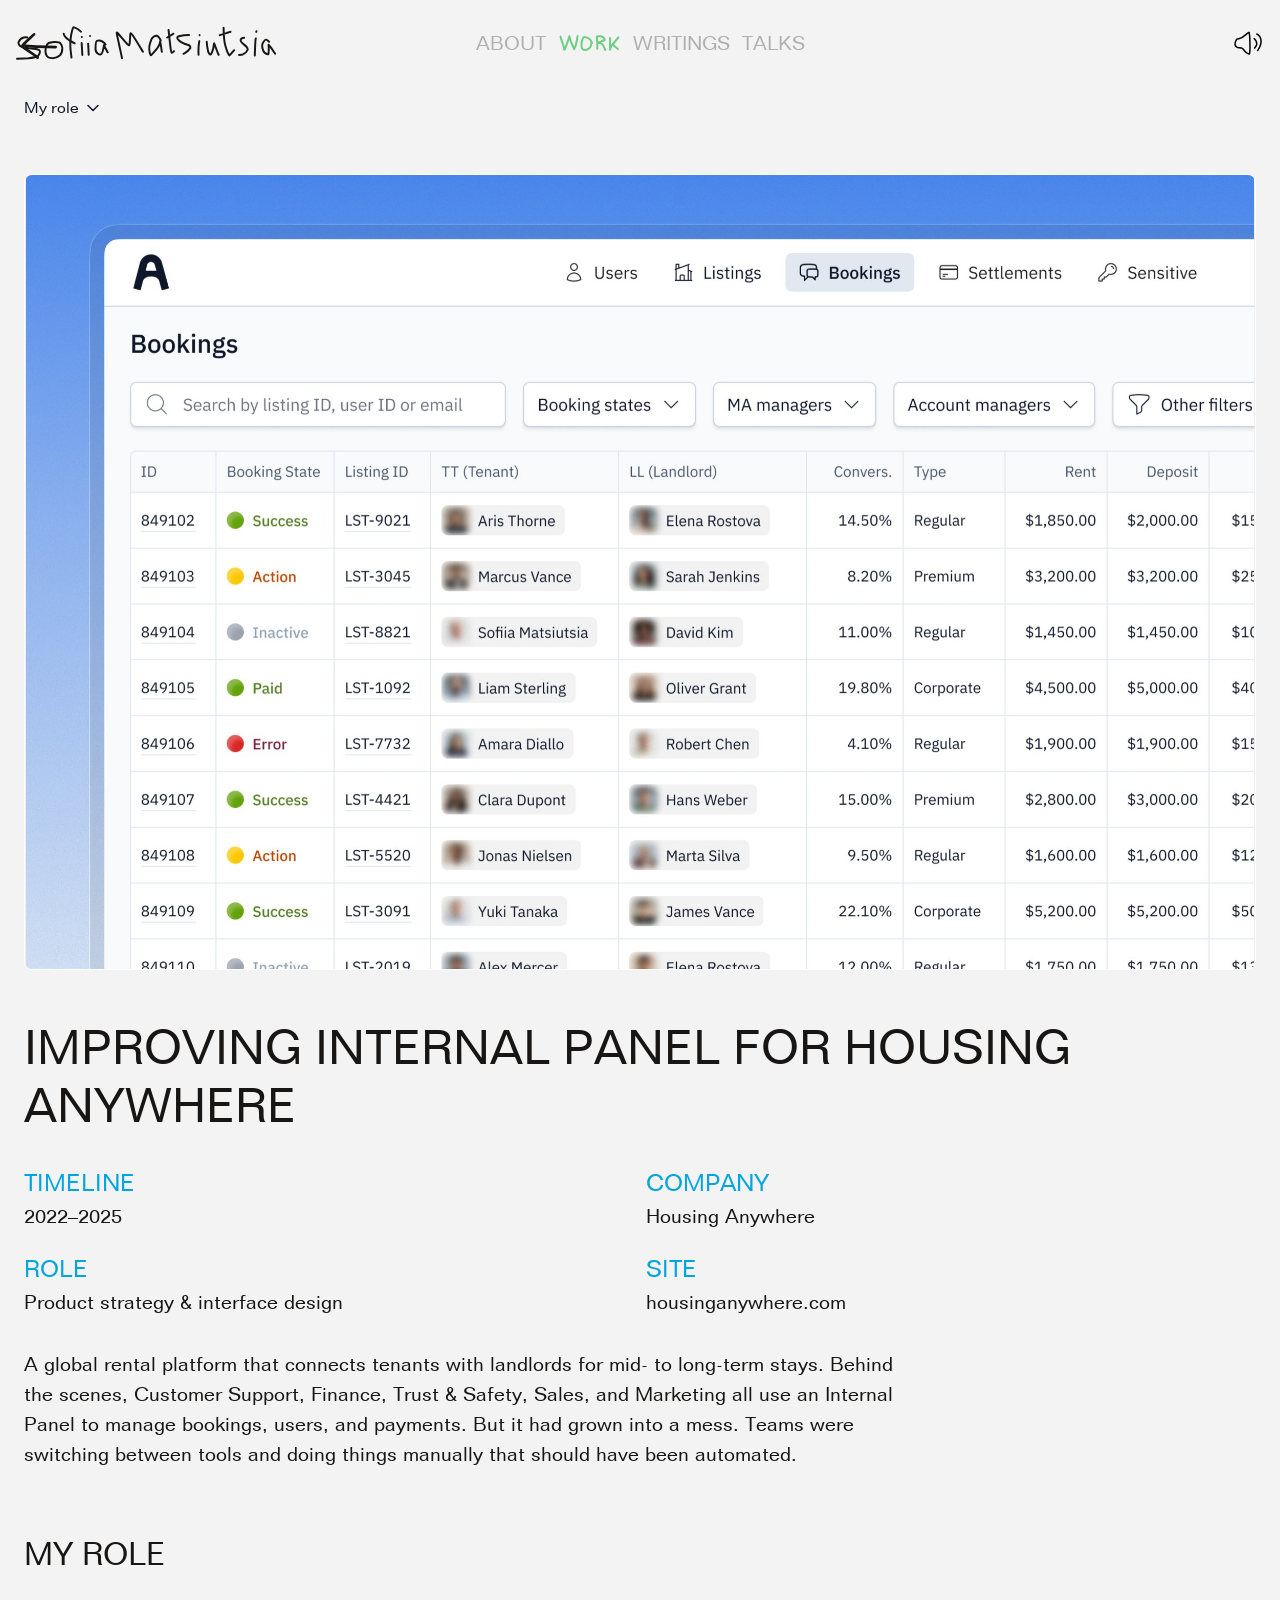
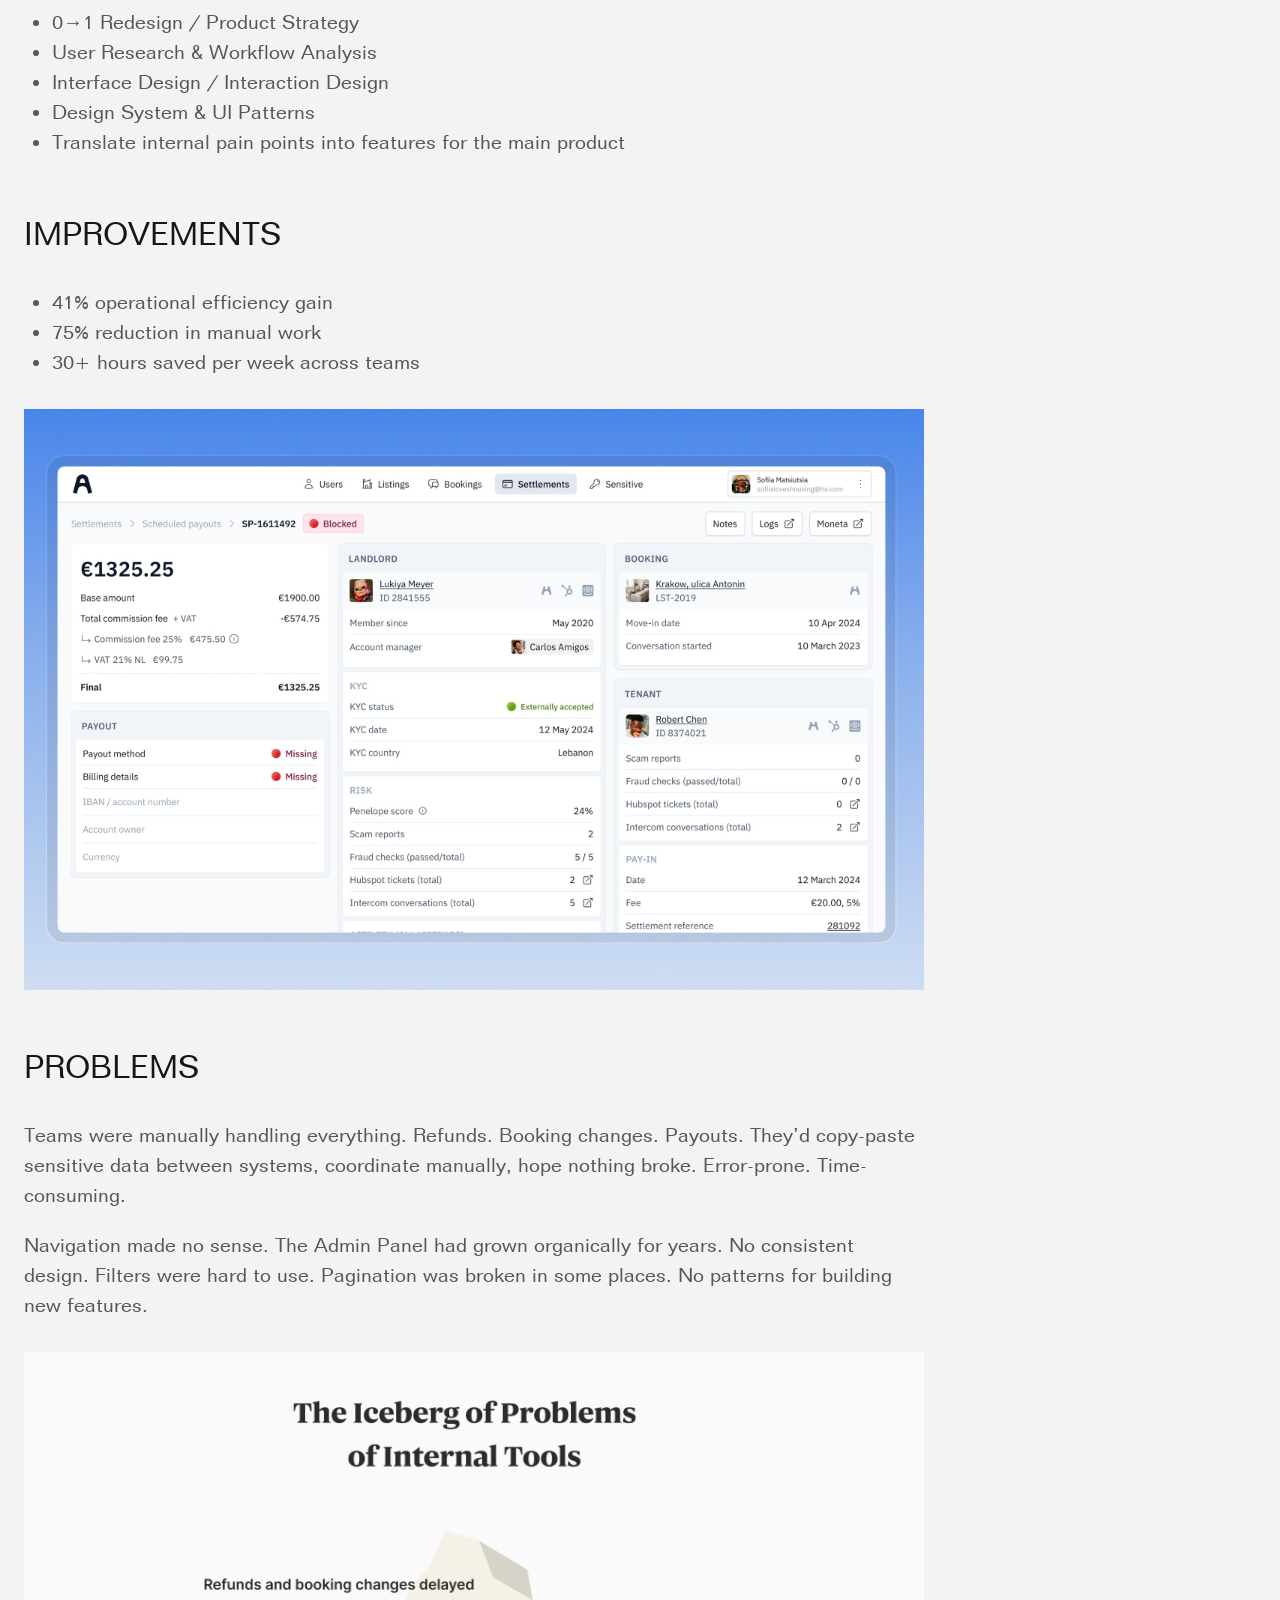
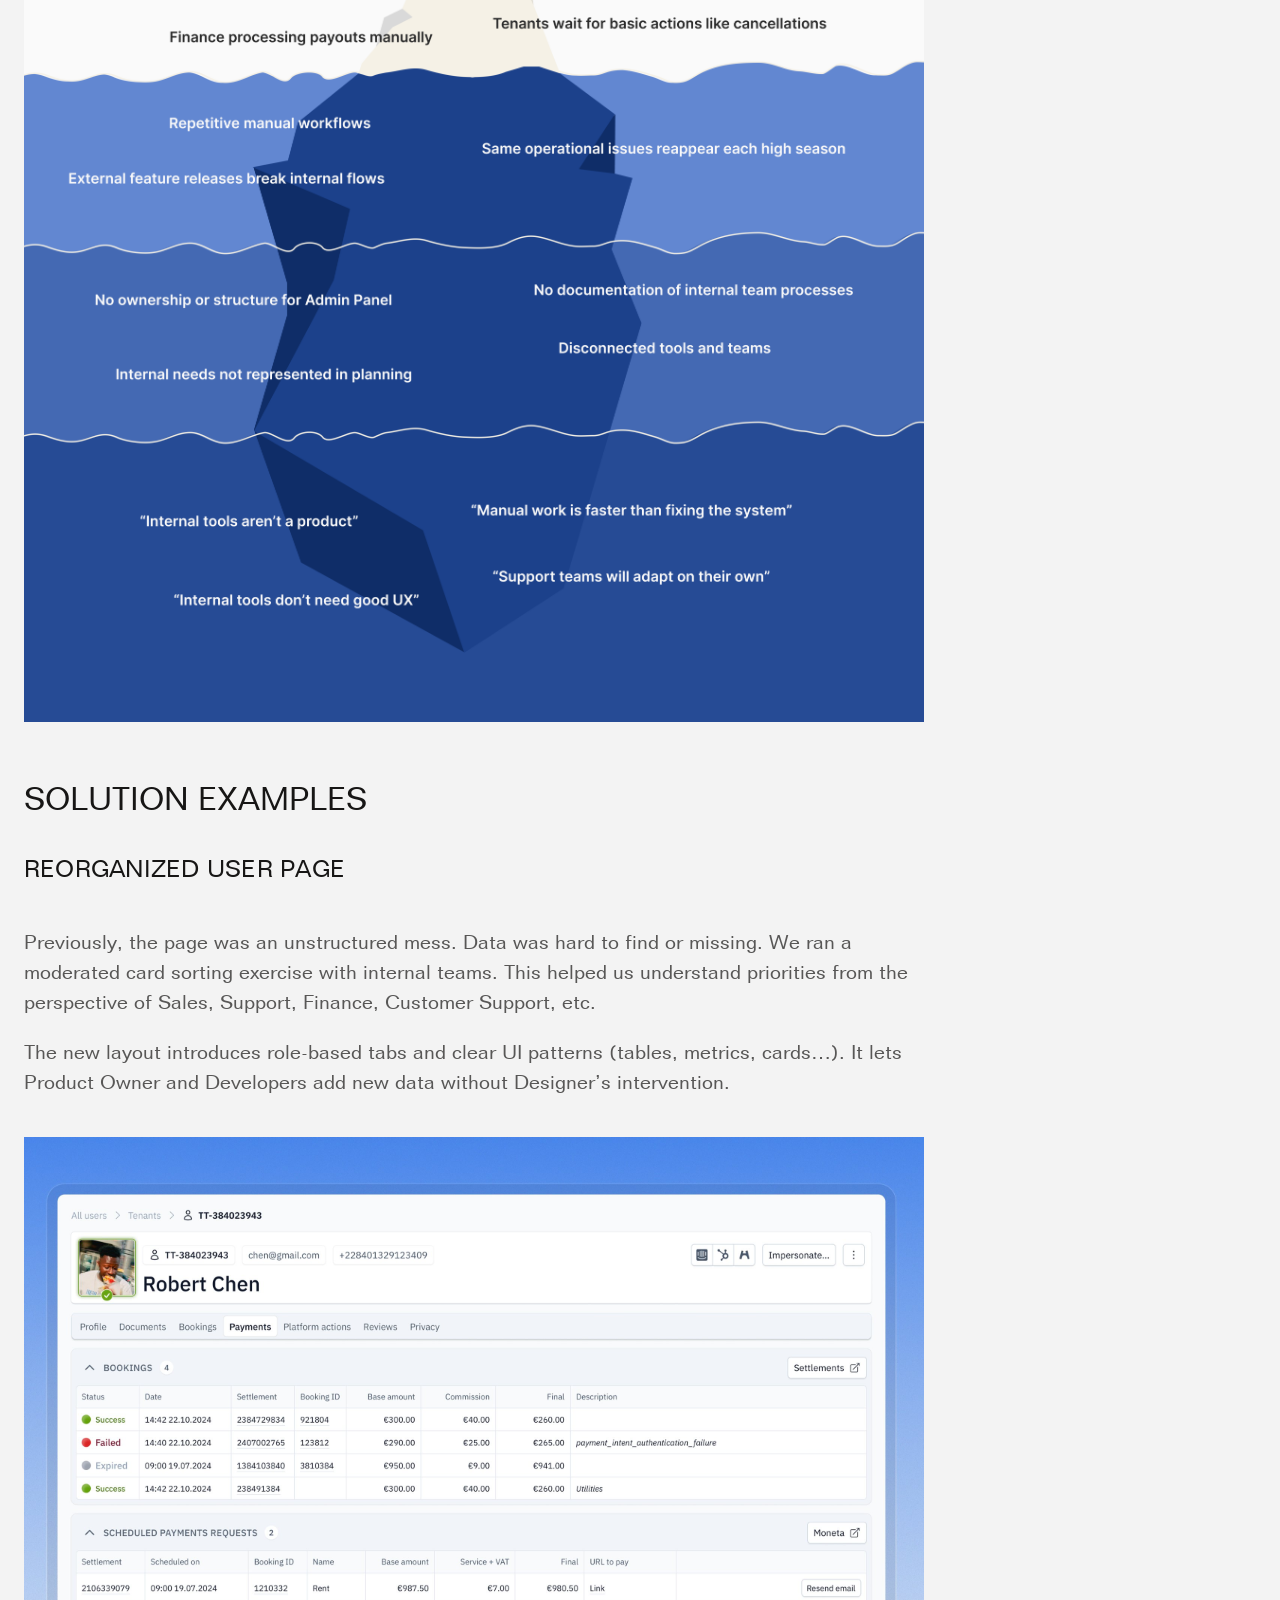
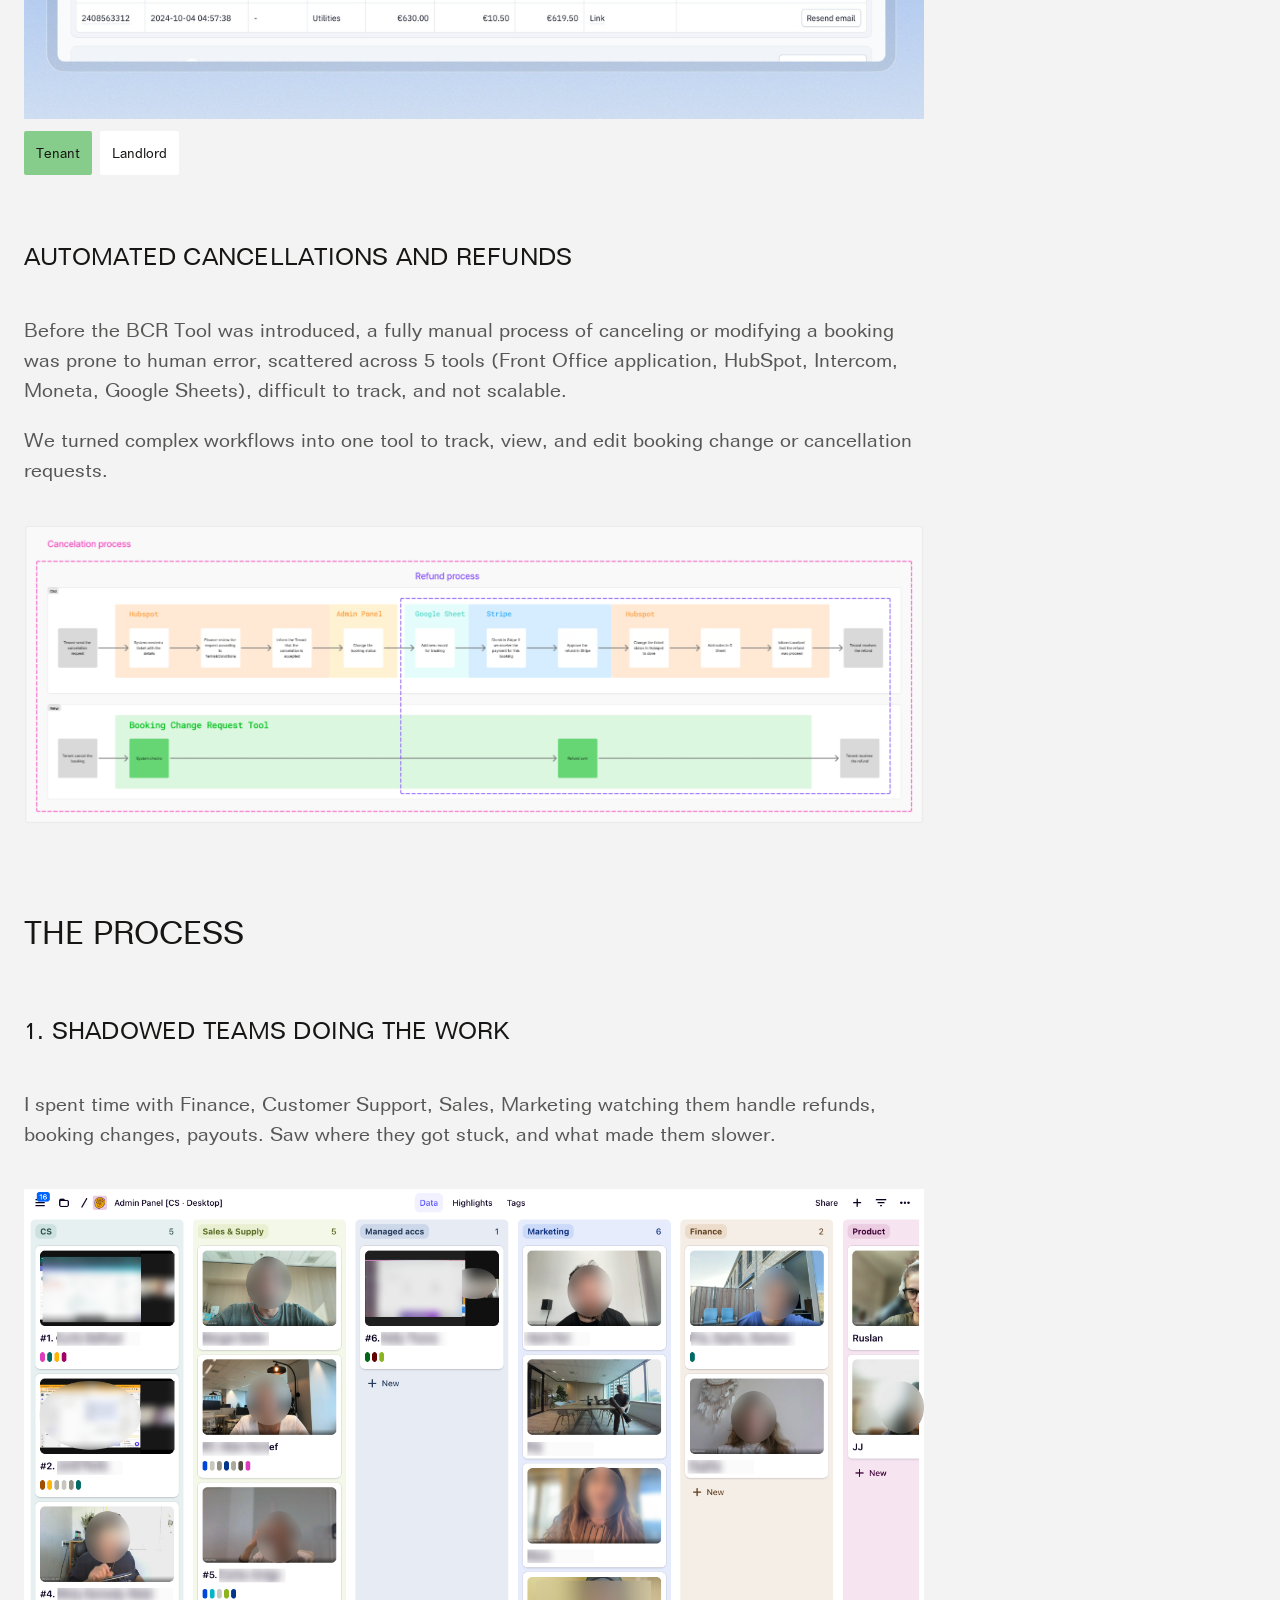
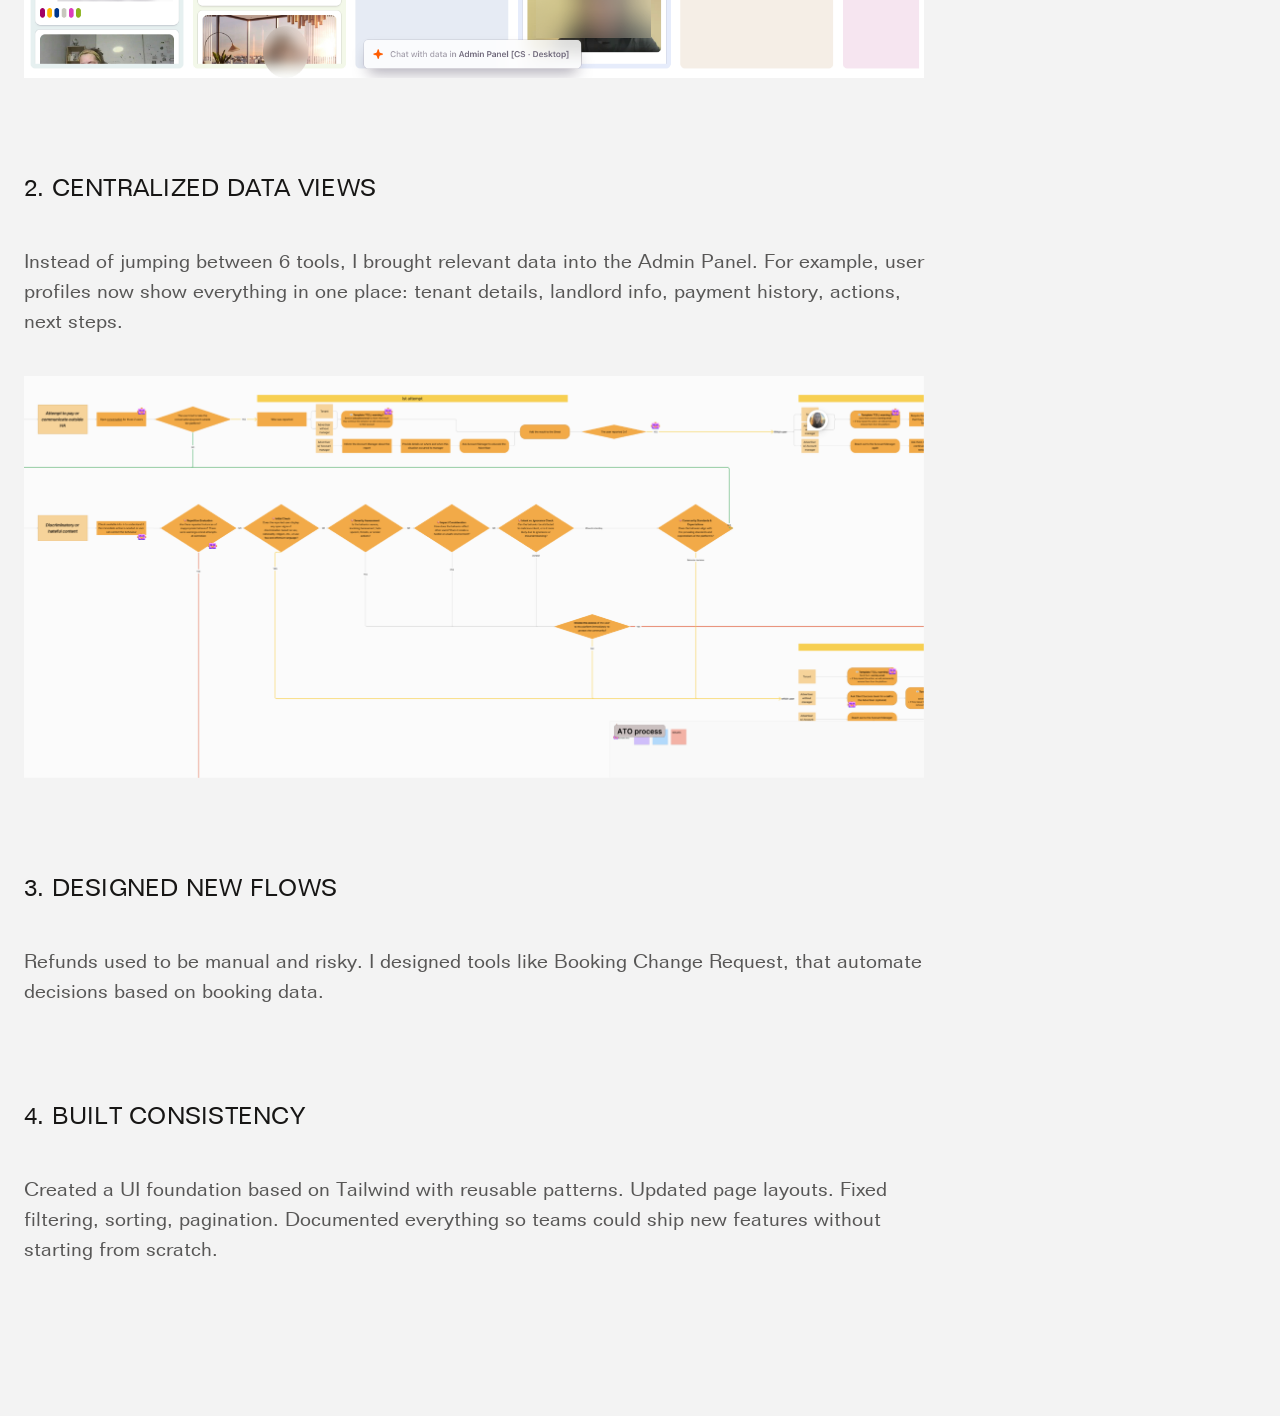
<file: work/internal-panel.html>
<!DOCTYPE html>
<html lang="en">
<head>
<meta charset="UTF-8" />
<meta name="viewport" content="width=device-width, initial-scale=1.0" />
<title>Unified internal panel — Sofiia Matsiutsia</title>
<link rel="stylesheet" href="../styles.css?v=84" />
</head>
<body class="case">

  <header class="header">
    <nav class="nav" aria-label="Primary">
      <a class="nav__link nav__link--about nav__link--muted" data-cursor="soon">
        <span class="nav__label">About</span>
        <span class="nav__mark" aria-hidden="true">
          <img class="nav__mark-img nav__mark-img--hover" src="../assets/icons/nav-about-hover.svg" alt="" width="89" height="29" />
          <img class="nav__mark-img nav__mark-img--selected" src="../assets/icons/nav-about-selected.svg" alt="" width="89" height="29" />
        </span>
      </a>
      <a href="../work.html" class="nav__link nav__link--work" aria-current="page">
        <span class="nav__label">Work</span>
        <span class="nav__mark" aria-hidden="true">
          <img class="nav__mark-img nav__mark-img--hover" src="../assets/icons/nav-work-hover.svg" alt="" width="82" height="29" />
          <img class="nav__mark-img nav__mark-img--selected" src="../assets/icons/nav-work-selected.svg" alt="" width="82" height="29" />
        </span>
      </a>
      <a class="nav__link nav__link--writings nav__link--muted" data-cursor="soon">
        <span class="nav__label">Writings</span>
        <span class="nav__mark" aria-hidden="true">
          <img class="nav__mark-img nav__mark-img--hover" src="../assets/icons/writings-hover.svg" alt="" width="99" height="28" />
          <img class="nav__mark-img nav__mark-img--selected" src="../assets/icons/writings-hover.svg" alt="" width="99" height="28" />
        </span>
      </a>
      <a class="nav__link nav__link--talks nav__link--muted" data-cursor="soon">
        <span class="nav__label">Talks</span>
        <span class="nav__mark" aria-hidden="true">
          <img class="nav__mark-img nav__mark-img--hover" src="../assets/icons/nav-talks-hover.svg" alt="" width="82" height="29" />
          <img class="nav__mark-img nav__mark-img--selected" src="../assets/icons/nav-talks-selected.svg" alt="" width="82" height="29" />
        </span>
      </a>
    </nav>

    <a href="../index.html" class="logo" aria-label="Sofiia Matsiutsia — home">
      <img src="../assets/images/logo.gif" alt="Sofiia Matsiutsia" class="logo__mark" />
    </a>

    <button type="button" class="sound-toggle" aria-label="Mute sound" aria-pressed="false">
      <span class="sound-toggle__swap">
        <span class="sound-toggle__layer sound-toggle__layer--on">
          <svg xmlns="http://www.w3.org/2000/svg" fill="none" viewBox="0 0 24 24" stroke-width="1.5" stroke="currentColor" class="sound-toggle__icon" aria-hidden="true">
            <path stroke-linecap="round" stroke-linejoin="round" d="M19.114 5.636a9 9 0 0 1 0 12.728M16.463 8.288a5.25 5.25 0 0 1 0 7.424M6.75 8.25l4.72-4.72a.75.75 0 0 1 1.28.53v15.88a.75.75 0 0 1-1.28.53l-4.72-4.72H4.51c-.88 0-1.704-.507-1.938-1.354A9.009 9.009 0 0 1 2.25 12c0-.83.112-1.633.322-2.396C2.806 8.756 3.63 8.25 4.51 8.25H6.75Z" />
          </svg>
        </span>
        <span class="sound-toggle__layer sound-toggle__layer--off">
          <svg xmlns="http://www.w3.org/2000/svg" fill="none" viewBox="0 0 24 24" stroke-width="1.5" stroke="currentColor" class="sound-toggle__icon" aria-hidden="true">
            <path stroke-linecap="round" stroke-linejoin="round" d="M17.25 9.75 19.5 12m0 0 2.25 2.25M19.5 12l2.25-2.25M19.5 12l-2.25 2.25m-10.5-6 4.72-4.72a.75.75 0 0 1 1.28.53v15.88a.75.75 0 0 1-1.28.53l-4.72-4.72H4.51c-.88 0-1.704-.507-1.938-1.354A9.009 9.009 0 0 1 2.25 12c0-.83.112-1.633.322-2.396C2.806 8.756 3.63 8.25 4.51 8.25H6.75Z" />
          </svg>
        </span>
      </span>
    </button>
  </header>

  <div class="case__layout">
    <aside class="case__rail">
      <div class="case__rail-inner">
      <a href="../work.html" class="case__back" aria-label="Back to work">
        <img src="../assets/icons/back-chevron.svg" alt="" width="38" height="26" />
      </a>

      <nav class="case__toc is-visible" aria-label="Page contents" data-toc>
        <p class="case__toc-title" data-toc-title>content</p>

        <div class="case__toc-rail" data-toc-rail>
          <span class="case__toc-dot" data-toc-dot aria-hidden="true"></span>
          <ul class="case__toc-list">
            <li class="case__toc-item" data-toc-item data-color="#dca8e8">
              <button type="button" data-toc-id="role">
                <span class="case__toc-spacer" aria-hidden="true"></span>
                <span class="case__toc-label">My role</span>
              </button>
            </li>
            <li class="case__toc-item" data-toc-item data-color="#94c890">
              <button type="button" data-toc-id="improvements">
                <span class="case__toc-spacer" aria-hidden="true"></span>
                <span class="case__toc-label">Improvements</span>
              </button>
            </li>
            <li class="case__toc-item" data-toc-item data-color="#e8ac88">
              <button type="button" data-toc-id="problems">
                <span class="case__toc-spacer" aria-hidden="true"></span>
                <span class="case__toc-label">Problems</span>
              </button>
            </li>
            <li class="case__toc-item" data-toc-item data-color="#70c8f4">
              <button type="button" data-toc-id="solution">
                <span class="case__toc-spacer" aria-hidden="true"></span>
                <span class="case__toc-label">Solution</span>
              </button>
            </li>
            <li class="case__toc-item" data-toc-item data-color="#dca8e8">
              <button type="button" data-toc-id="process">
                <span class="case__toc-spacer" aria-hidden="true"></span>
                <span class="case__toc-label">The process</span>
              </button>
            </li>
          </ul>
        </div>

        <div class="case__toc-mobile" data-toc-mobile>
          <button
            type="button"
            class="case__toc-trigger"
            data-toc-trigger
            aria-haspopup="menu"
            aria-expanded="false"
            aria-controls="case-toc-menu"
          >
            <span class="case__toc-trigger-label" data-toc-trigger-label>My role</span>
            <svg class="case__toc-chevron" width="12" height="8" viewBox="0 0 12 8" fill="none" aria-hidden="true">
              <path d="M1 1.5 6 6.5 11 1.5" stroke="currentColor" stroke-width="1.5" stroke-linecap="round" stroke-linejoin="round"/>
            </svg>
          </button>
          <ul id="case-toc-menu" class="case__toc-menu" role="menu" hidden data-toc-menu>
            <li role="none">
              <button type="button" role="menuitem" data-toc-id="role" data-color="#dca8e8">
                <span class="case__toc-menu-dot" aria-hidden="true"></span>
                <span class="case__toc-menu-label">My role</span>
              </button>
            </li>
            <li role="none">
              <button type="button" role="menuitem" data-toc-id="improvements" data-color="#94c890">
                <span class="case__toc-menu-dot" aria-hidden="true"></span>
                <span class="case__toc-menu-label">Improvements</span>
              </button>
            </li>
            <li role="none">
              <button type="button" role="menuitem" data-toc-id="problems" data-color="#e8ac88">
                <span class="case__toc-menu-dot" aria-hidden="true"></span>
                <span class="case__toc-menu-label">Problems</span>
              </button>
            </li>
            <li role="none">
              <button type="button" role="menuitem" data-toc-id="solution" data-color="#70c8f4">
                <span class="case__toc-menu-dot" aria-hidden="true"></span>
                <span class="case__toc-menu-label">Solution</span>
              </button>
            </li>
            <li role="none">
              <button type="button" role="menuitem" data-toc-id="process" data-color="#dca8e8">
                <span class="case__toc-menu-dot" aria-hidden="true"></span>
                <span class="case__toc-menu-label">The process</span>
              </button>
            </li>
          </ul>
        </div>
      </nav>
      </div>
    </aside>

    <main class="case__main">
      <div class="case__hero-block">
                <figure class="case__hero case__hero--static case__hero--frame">
          <img class="case__hero-media" src="../assets/images/internal-panel.jpg" width="2400" height="1551" alt="Bookings list in the Housing Anywhere internal panel" />
        </figure>

        <div class="case__heading">
                    <h1 class="case__title">Improving Internal Panel for Housing Anywhere</h1>
          <dl class="case__meta">
            <div class="case__meta-item">
              <dt>timeline</dt>
              <dd>2022–2025</dd>
            </div>
            <div class="case__meta-item">
              <dt>Company</dt>
              <dd>Housing Anywhere</dd>
            </div>
            <div class="case__meta-item">
              <dt>Role</dt>
              <dd>Product strategy &amp; interface design</dd>
            </div>
            <div class="case__meta-item">
              <dt>site</dt>
              <dd>housinganywhere.com</dd>
            </div>
          </dl>
          <p class="case__intro">A global rental platform that connects tenants with landlords for mid- to long-term stays. Behind the scenes, Customer Support, Finance, Trust &amp; Safety, Sales, and Marketing all use an Internal Panel to manage bookings, users, and payments. But it had grown into a mess. Teams were switching between tools and doing things manually that should have been automated.</p>
        </div>
      </div>

      <div class="case__body">
                <section class="case-section" id="role">
          <h2 class="case-section__title">My role</h2>
          <ul class="case-section__list">
            <li>0→1 Redesign / Product Strategy</li>
            <li>User Research &amp; Workflow Analysis</li>
            <li>Interface Design / Interaction Design</li>
            <li>Design System &amp; UI Patterns</li>
            <li>Translate internal pain points into features for the main product</li>
          </ul>
        </section>

        <section class="case-section" id="improvements">
          <h2 class="case-section__title">Improvements</h2>
          <ul class="case-section__list">
            <li>41% operational efficiency gain</li>
            <li>75% reduction in manual work</li>
            <li>30+ hours saved per week across teams</li>
          </ul>
                    <figure class="case-figure">
            <img src="../assets/images/internal-panel/improvements.jpg" width="2400" height="1551" alt="Settlement detail with landlord, booking, and tenant data in one view" />
          </figure>
        </section>

        <section class="case-section" id="problems">
          <h2 class="case-section__title">Problems</h2>
          <div class="case-section__copy">
            <p>Teams were manually handling everything. Refunds. Booking changes. Payouts. They’d copy-paste sensitive data between systems, coordinate manually, hope nothing broke. Error-prone. Time-consuming.</p>
            <p>Navigation made no sense. The Admin Panel had grown organically for years. No consistent design. Filters were hard to use. Pagination was broken in some places. No patterns for building new features.</p>
          </div>
                    <figure class="case-figure">
            <img src="../assets/images/internal-panel/navigation.png" alt="Legacy admin navigation and unstructured internal screens" />
          </figure>
        </section>

        <section class="case-section" id="solution">
          <h2 class="case-section__title">Solution examples</h2>

          <article class="case-step">
            <h3 class="case-step__title">Reorganized user page</h3>
            <div class="case-section__copy">
              <p>Previously, the page was an unstructured mess. Data was hard to find or missing. We ran a moderated card sorting exercise with internal teams. This helped us understand priorities from the perspective of Sales, Support, Finance, Customer Support, etc.</p>
              <p>The new layout introduces role-based tabs and clear UI patterns (tables, metrics, cards…). It lets Product Owner and Developers add new data without Designer’s intervention.</p>
            </div>
                      <figure class="case-gallery" data-case-gallery>
            <div class="case-gallery__viewport">
              <div class="case-gallery__track">
                <div class="case-gallery__slide">
                  <img src="../assets/images/internal-panel/user-tenant.jpg" width="2400" height="1551" alt="Tenant user page with bookings and scheduled payments" draggable="false" />
                </div>
                <div class="case-gallery__slide">
                  <img src="../assets/images/internal-panel/user-landlord.jpg" width="2400" height="1551" alt="Landlord user page with HubSpot notes and mail" draggable="false" />
                </div>
              </div>
            </div>
            <div class="case-gallery__nav" role="group" aria-label="User page">
              <button type="button" aria-pressed="true">Tenant</button>
              <button type="button" aria-pressed="false">Landlord</button>
            </div>
            <p class="visually-hidden" data-gallery-status aria-live="polite"></p>
          </figure>
          </article>

          <article class="case-step">
            <h3 class="case-step__title">Automated cancellations and refunds</h3>
            <div class="case-section__copy">
              <p>Before the BCR Tool was introduced, a fully manual process of canceling or modifying a booking was prone to human error, scattered across 5 tools (Front Office application, HubSpot, Intercom, Moneta, Google Sheets), difficult to track, and not scalable.</p>
              <p>We turned complex workflows into one tool to track, view, and edit booking change or cancellation requests.</p>
            </div>
                      <figure class="case-figure">
            <img src="../assets/images/internal-panel/bcr-before.png" alt="Manual booking-change process scattered across five tools" />
          </figure>
          </article>
        </section>

        <section class="case-section case-section--process" id="process">
          <h2 class="case-section__title">The process</h2>

          <article class="case-step">
            <h3 class="case-step__title"><span class="case-step__num">1.</span> Shadowed teams doing the work</h3>
            <div class="case-section__copy">
              <p>I spent time with Finance, Customer Support, Sales, Marketing watching them handle refunds, booking changes, payouts. Saw where they got stuck, and what made them slower.</p>
            </div>
                      <figure class="case-figure">
            <img src="../assets/images/internal-panel/shadowing.png" alt="Research notes from shadowing internal Housing Anywhere teams" />
          </figure>
          </article>

          <article class="case-step">
            <h3 class="case-step__title"><span class="case-step__num">2.</span> Centralized data views</h3>
            <div class="case-section__copy">
              <p>Instead of jumping between 6 tools, I brought relevant data into the Admin Panel. For example, user profiles now show everything in one place: tenant details, landlord info, payment history, actions, next steps.</p>
            </div>
                      <figure class="case-figure">
            <img src="../assets/images/internal-panel/centralized.png" alt="Centralized user profile bringing tenant, landlord, and payment data together" />
          </figure>
          </article>

          <article class="case-step">
            <h3 class="case-step__title"><span class="case-step__num">3.</span> Designed new flows</h3>
            <div class="case-section__copy">
              <p>Refunds used to be manual and risky. I designed tools like Booking Change Request, that automate decisions based on booking data.</p>
            </div>
          </article>

          <article class="case-step">
            <h3 class="case-step__title"><span class="case-step__num">4.</span> Built consistency</h3>
            <div class="case-section__copy">
              <p>Created a UI foundation based on Tailwind with reusable patterns. Updated page layouts. Fixed filtering, sorting, pagination. Documented everything so teams could ship new features without starting from scratch.</p>
            </div>
          </article>
        </section>
      </div>
    </main>
  </div>

  <button type="button" class="menu-bar" id="menu-open" aria-haspopup="true" aria-controls="menu-overlay" aria-expanded="false">
    Menu
  </button>

<div class="menu-overlay" id="menu-overlay" hidden>
  <a href="../index.html" class="menu-overlay__logo" aria-label="Sofiia Matsiutsia — home">
    <img src="../assets/images/sm-logo.svg" alt="Sofiia Matsiutsia" width="230" height="29" />
  </a>

  <div class="ring-stage" aria-hidden="true">
    <div class="ring ring--cover"></div>
    <div class="ring ring--about"></div>
    <div class="ring ring--works"></div>
    <div class="ring ring--writings"></div>
    <div class="ring ring--talks"></div>
    <div class="ring ring--core"></div>
  </div>

  <nav class="menu-overlay__nav" aria-label="Primary">
    <a class="menu-overlay__link menu-overlay__link--about" data-cursor="soon"><span>About</span></a>
    <a href="../work.html" class="menu-overlay__link menu-overlay__link--work"><span>Works</span></a>
    <a class="menu-overlay__link menu-overlay__link--writings" data-cursor="soon"><span>Writings</span></a>
    <a class="menu-overlay__link menu-overlay__link--talks" data-cursor="soon"><span>Talks</span></a>
  </nav>

  <div class="menu-overlay__contact">
    <button type="button" class="menu-overlay__contact-link menu-overlay__contact-link--email">
      <span class="menu-overlay__contact-width" aria-hidden="true">Copy email</span>
      <span class="menu-overlay__contact-text">Copy email</span>
    </button>
    <div class="menu-overlay__contact-row">
      <a href="https://www.linkedin.com/in/smatsiutsia/" class="menu-overlay__contact-link menu-overlay__contact-link--linkedin" target="_blank" rel="noopener noreferrer">
        <span>LinkedIn</span>
        <img src="../assets/icons/new-window-arrow-1.svg" alt="" class="menu-overlay__contact-arrow" aria-hidden="true" />
      </a>
      <a href="https://x.com/SMatsiutsia" class="menu-overlay__contact-link menu-overlay__contact-link--twitter" target="_blank" rel="noopener noreferrer">
        <span>Twitter</span>
        <img src="../assets/icons/new-window-arrow-2.svg" alt="" class="menu-overlay__contact-arrow" aria-hidden="true" />
      </a>
    </div>
  </div>

  <button type="button" class="menu-bar menu-overlay__close" id="menu-close" aria-controls="menu-overlay">
    Close
  </button>
</div>

<script src="../script.js?v=46"></script>
</body>
</html>
</file>
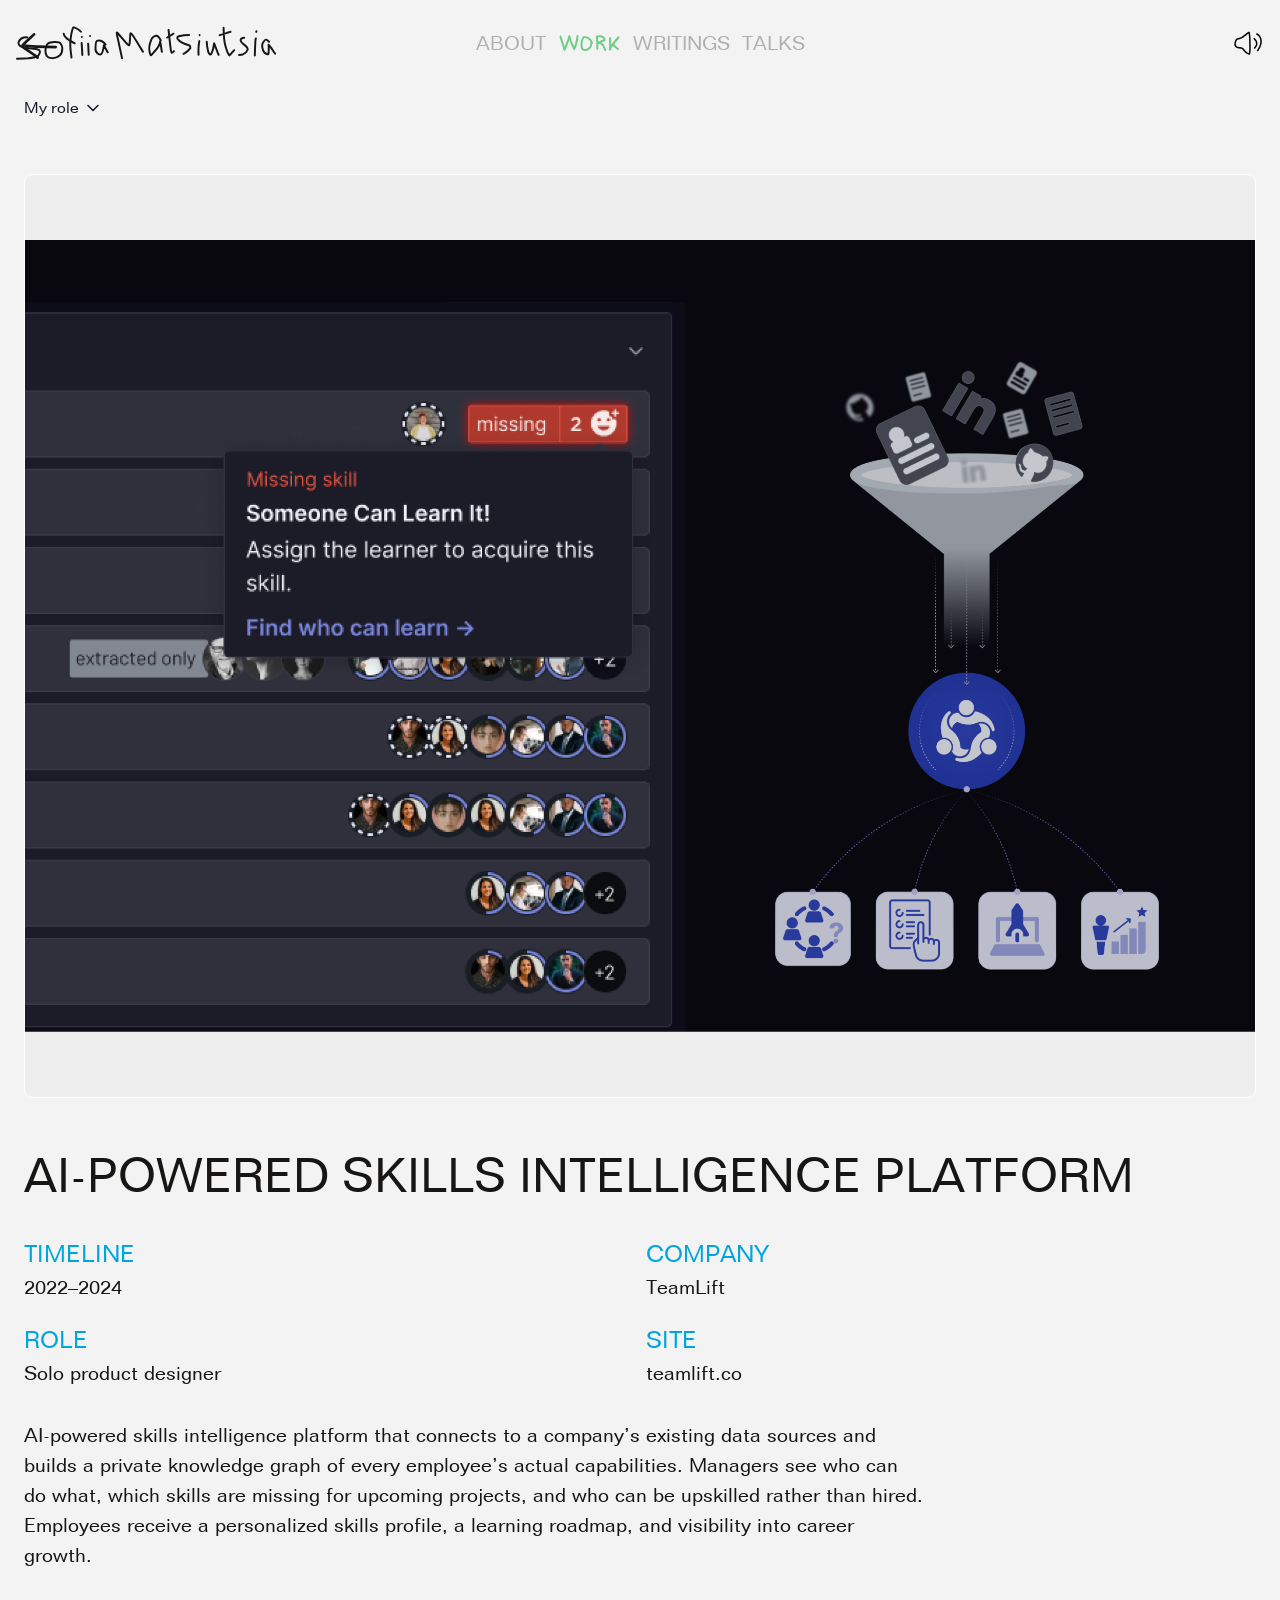
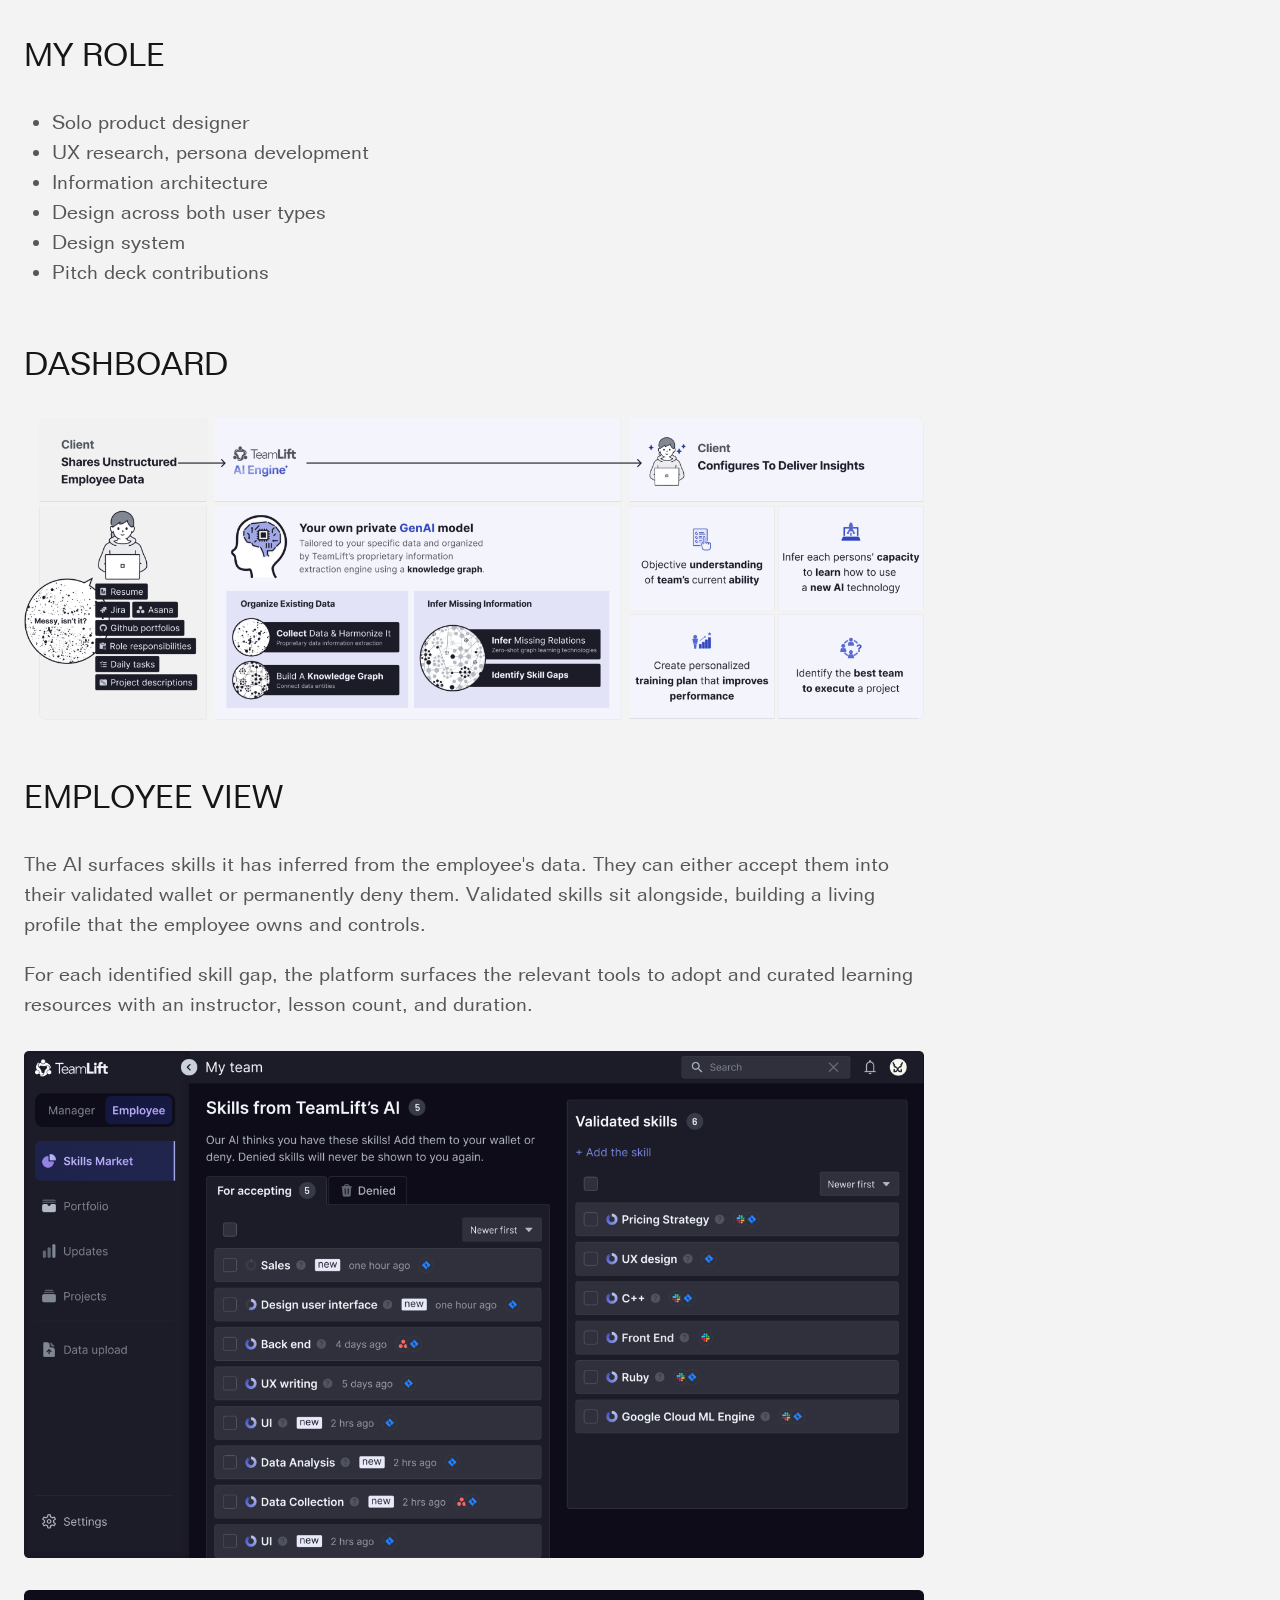
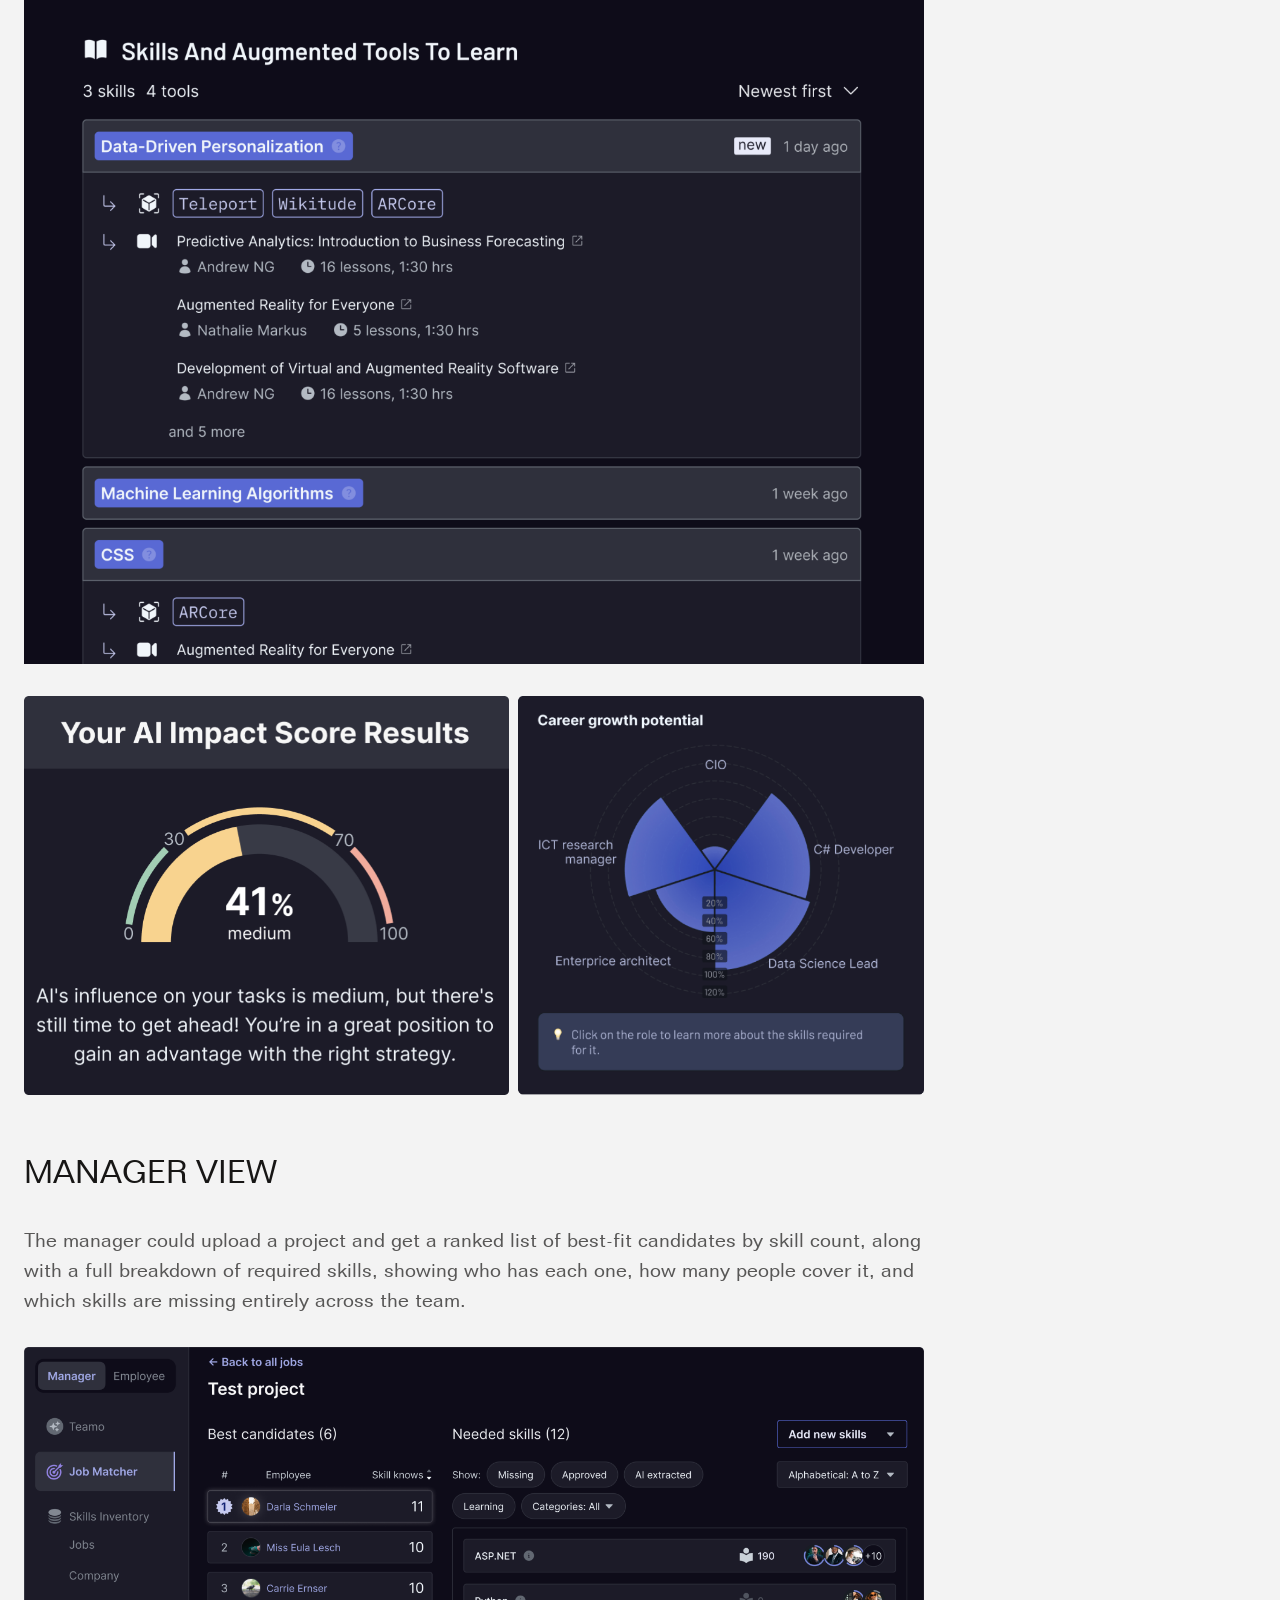
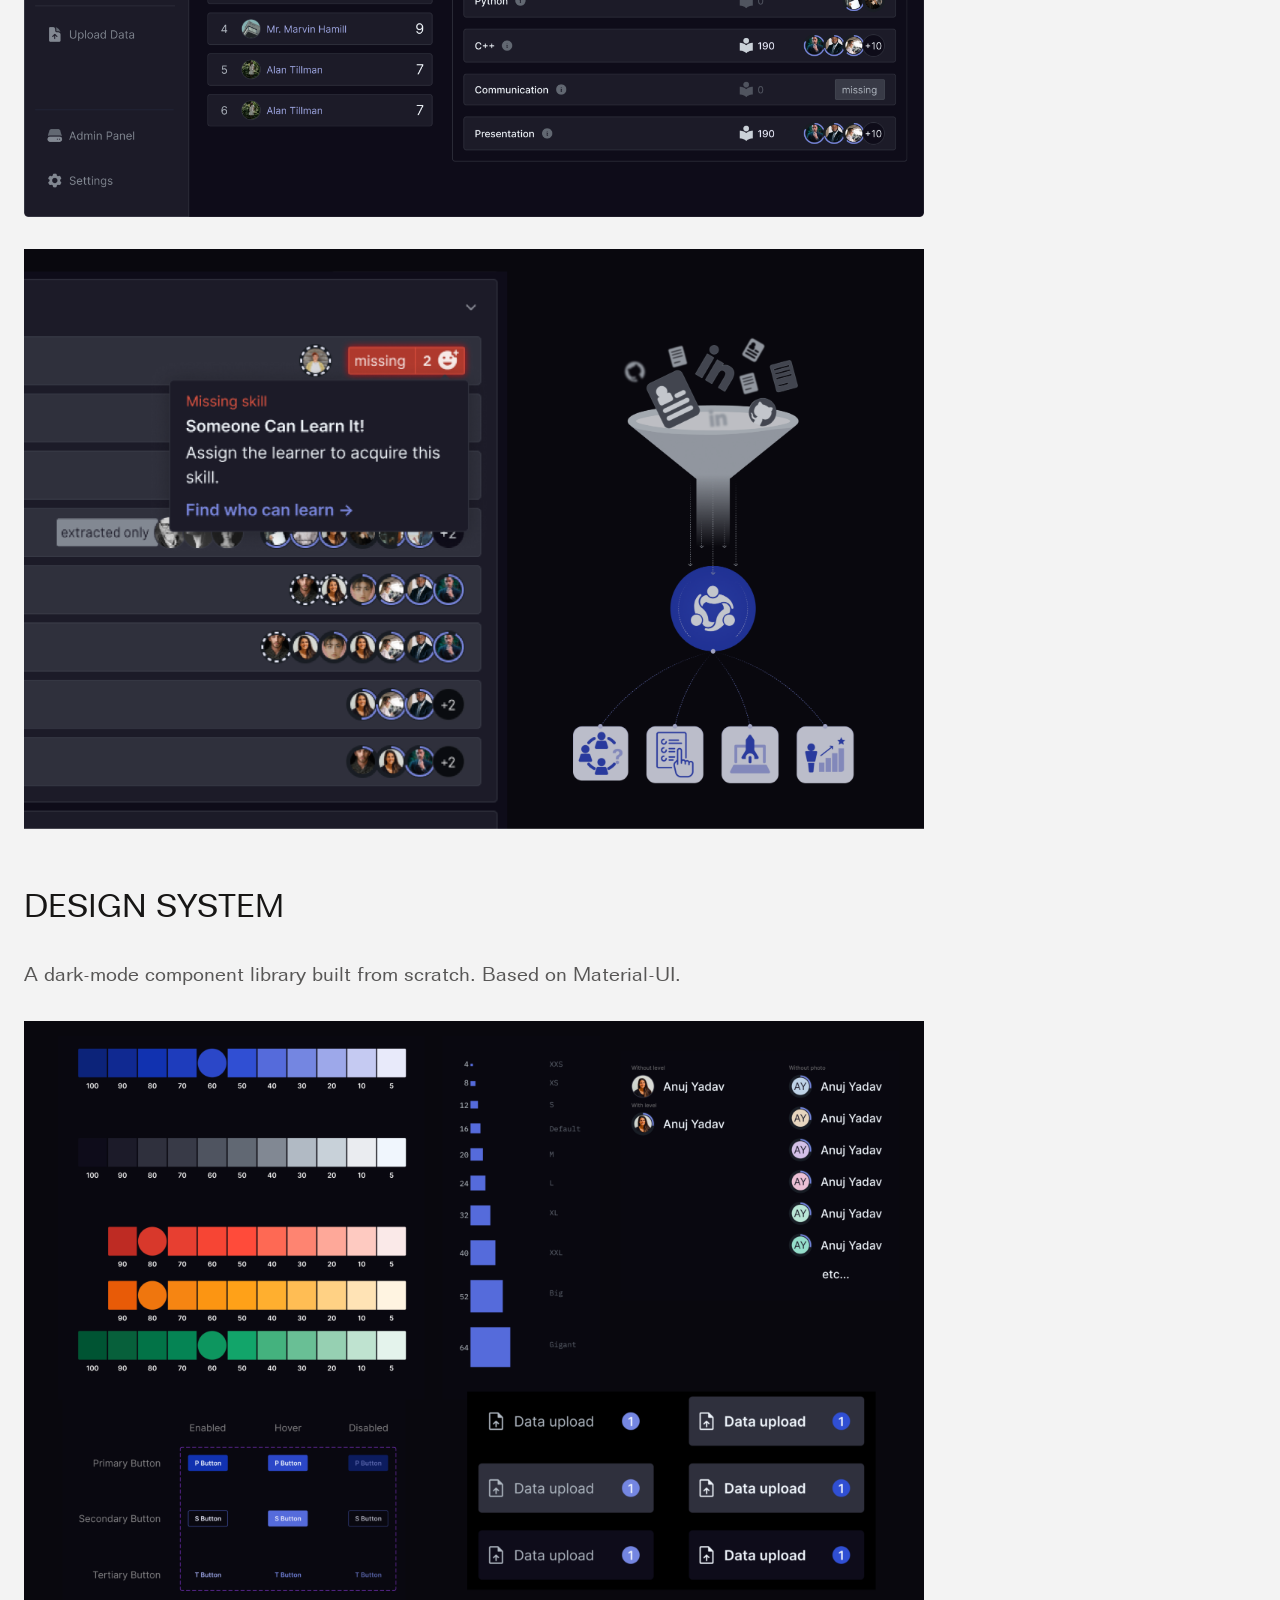
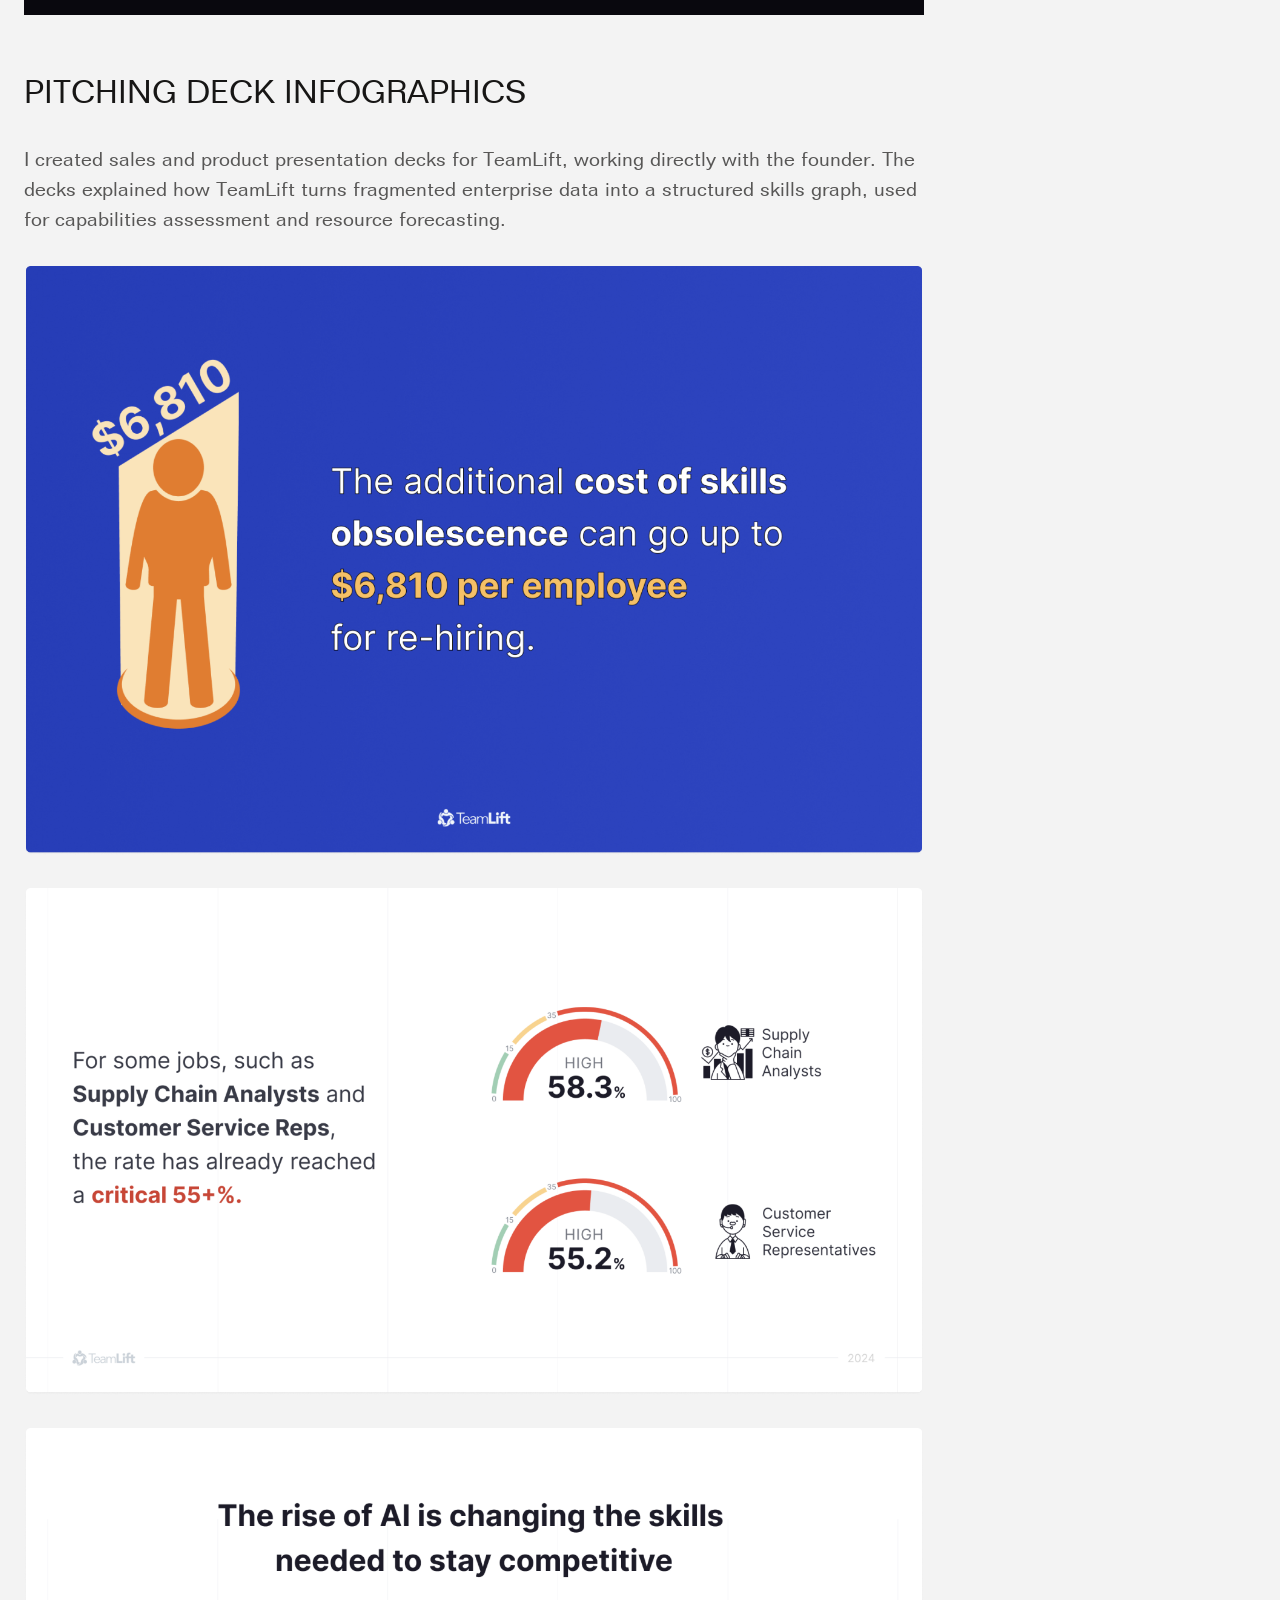
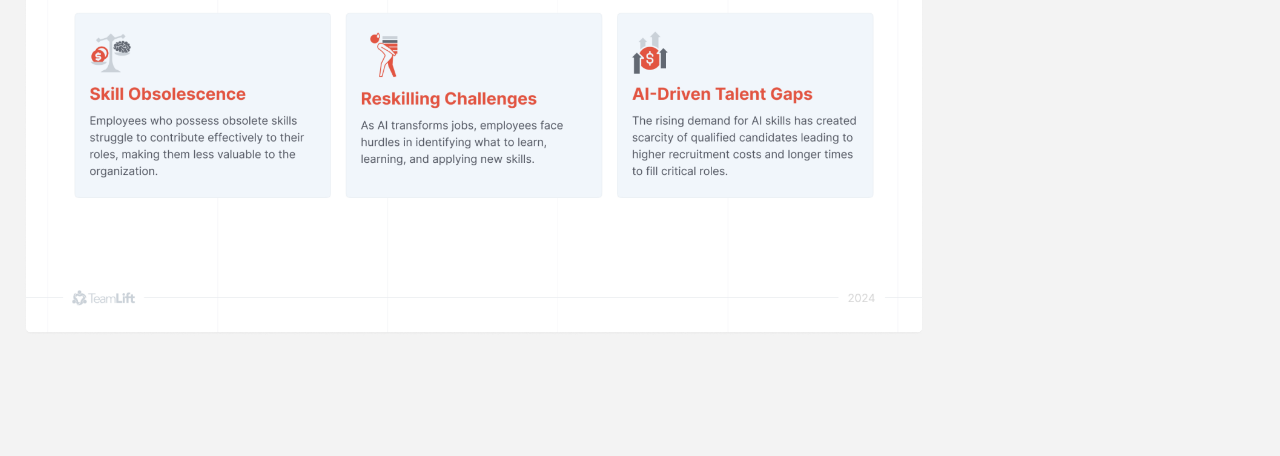
<file: work/team-lift-ai.html>
<!DOCTYPE html>
<html lang="en">
<head>
<meta charset="UTF-8" />
<meta name="viewport" content="width=device-width, initial-scale=1.0" />
<title>TeamLift AI — Sofiia Matsiutsia</title>
<link rel="stylesheet" href="../styles.css?v=84" />
</head>
<body class="case">

  <header class="header">
    <nav class="nav" aria-label="Primary">
      <a class="nav__link nav__link--about nav__link--muted" data-cursor="soon">
        <span class="nav__label">About</span>
        <span class="nav__mark" aria-hidden="true">
          <img class="nav__mark-img nav__mark-img--hover" src="../assets/icons/nav-about-hover.svg" alt="" width="89" height="29" />
          <img class="nav__mark-img nav__mark-img--selected" src="../assets/icons/nav-about-selected.svg" alt="" width="89" height="29" />
        </span>
      </a>
      <a href="../work.html" class="nav__link nav__link--work" aria-current="page">
        <span class="nav__label">Work</span>
        <span class="nav__mark" aria-hidden="true">
          <img class="nav__mark-img nav__mark-img--hover" src="../assets/icons/nav-work-hover.svg" alt="" width="82" height="29" />
          <img class="nav__mark-img nav__mark-img--selected" src="../assets/icons/nav-work-selected.svg" alt="" width="82" height="29" />
        </span>
      </a>
      <a class="nav__link nav__link--writings nav__link--muted" data-cursor="soon">
        <span class="nav__label">Writings</span>
        <span class="nav__mark" aria-hidden="true">
          <img class="nav__mark-img nav__mark-img--hover" src="../assets/icons/writings-hover.svg" alt="" width="99" height="28" />
          <img class="nav__mark-img nav__mark-img--selected" src="../assets/icons/writings-hover.svg" alt="" width="99" height="28" />
        </span>
      </a>
      <a class="nav__link nav__link--talks nav__link--muted" data-cursor="soon">
        <span class="nav__label">Talks</span>
        <span class="nav__mark" aria-hidden="true">
          <img class="nav__mark-img nav__mark-img--hover" src="../assets/icons/nav-talks-hover.svg" alt="" width="82" height="29" />
          <img class="nav__mark-img nav__mark-img--selected" src="../assets/icons/nav-talks-selected.svg" alt="" width="82" height="29" />
        </span>
      </a>
    </nav>

    <a href="../index.html" class="logo" aria-label="Sofiia Matsiutsia — home">
      <img src="../assets/images/logo.gif" alt="Sofiia Matsiutsia" class="logo__mark" />
    </a>

    <button type="button" class="sound-toggle" aria-label="Mute sound" aria-pressed="false">
      <span class="sound-toggle__swap">
        <span class="sound-toggle__layer sound-toggle__layer--on">
          <svg xmlns="http://www.w3.org/2000/svg" fill="none" viewBox="0 0 24 24" stroke-width="1.5" stroke="currentColor" class="sound-toggle__icon" aria-hidden="true">
            <path stroke-linecap="round" stroke-linejoin="round" d="M19.114 5.636a9 9 0 0 1 0 12.728M16.463 8.288a5.25 5.25 0 0 1 0 7.424M6.75 8.25l4.72-4.72a.75.75 0 0 1 1.28.53v15.88a.75.75 0 0 1-1.28.53l-4.72-4.72H4.51c-.88 0-1.704-.507-1.938-1.354A9.009 9.009 0 0 1 2.25 12c0-.83.112-1.633.322-2.396C2.806 8.756 3.63 8.25 4.51 8.25H6.75Z" />
          </svg>
        </span>
        <span class="sound-toggle__layer sound-toggle__layer--off">
          <svg xmlns="http://www.w3.org/2000/svg" fill="none" viewBox="0 0 24 24" stroke-width="1.5" stroke="currentColor" class="sound-toggle__icon" aria-hidden="true">
            <path stroke-linecap="round" stroke-linejoin="round" d="M17.25 9.75 19.5 12m0 0 2.25 2.25M19.5 12l2.25-2.25M19.5 12l-2.25 2.25m-10.5-6 4.72-4.72a.75.75 0 0 1 1.28.53v15.88a.75.75 0 0 1-1.28.53l-4.72-4.72H4.51c-.88 0-1.704-.507-1.938-1.354A9.009 9.009 0 0 1 2.25 12c0-.83.112-1.633.322-2.396C2.806 8.756 3.63 8.25 4.51 8.25H6.75Z" />
          </svg>
        </span>
      </span>
    </button>
  </header>

  <div class="case__layout">
    <aside class="case__rail">
      <div class="case__rail-inner">
      <a href="../work.html" class="case__back" aria-label="Back to work">
        <img src="../assets/icons/back-chevron.svg" alt="" width="38" height="26" />
      </a>

      <nav class="case__toc is-visible" aria-label="Page contents" data-toc>
        <p class="case__toc-title" data-toc-title>content</p>

        <div class="case__toc-rail" data-toc-rail>
          <span class="case__toc-dot" data-toc-dot aria-hidden="true"></span>
          <ul class="case__toc-list">
            <li class="case__toc-item" data-toc-item data-color="#dca8e8">
              <button type="button" data-toc-id="role">
                <span class="case__toc-spacer" aria-hidden="true"></span>
                <span class="case__toc-label">My role</span>
              </button>
            </li>
            <li class="case__toc-item" data-toc-item data-color="#94c890">
              <button type="button" data-toc-id="dashboard">
                <span class="case__toc-spacer" aria-hidden="true"></span>
                <span class="case__toc-label">Dashboard</span>
              </button>
            </li>
            <li class="case__toc-item" data-toc-item data-color="#e8ac88">
              <button type="button" data-toc-id="employee">
                <span class="case__toc-spacer" aria-hidden="true"></span>
                <span class="case__toc-label">Employee view</span>
              </button>
            </li>
            <li class="case__toc-item" data-toc-item data-color="#70c8f4">
              <button type="button" data-toc-id="manager">
                <span class="case__toc-spacer" aria-hidden="true"></span>
                <span class="case__toc-label">Manager view</span>
              </button>
            </li>
            <li class="case__toc-item" data-toc-item data-color="#dca8e8">
              <button type="button" data-toc-id="system">
                <span class="case__toc-spacer" aria-hidden="true"></span>
                <span class="case__toc-label">Design system</span>
              </button>
            </li>
            <li class="case__toc-item" data-toc-item data-color="#94c890">
              <button type="button" data-toc-id="pitch">
                <span class="case__toc-spacer" aria-hidden="true"></span>
                <span class="case__toc-label">Pitching deck</span>
              </button>
            </li>
          </ul>
        </div>

        <div class="case__toc-mobile" data-toc-mobile>
          <button
            type="button"
            class="case__toc-trigger"
            data-toc-trigger
            aria-haspopup="menu"
            aria-expanded="false"
            aria-controls="case-toc-menu"
          >
            <span class="case__toc-trigger-label" data-toc-trigger-label>My role</span>
            <svg class="case__toc-chevron" width="12" height="8" viewBox="0 0 12 8" fill="none" aria-hidden="true">
              <path d="M1 1.5 6 6.5 11 1.5" stroke="currentColor" stroke-width="1.5" stroke-linecap="round" stroke-linejoin="round"/>
            </svg>
          </button>
          <ul id="case-toc-menu" class="case__toc-menu" role="menu" hidden data-toc-menu>
            <li role="none">
              <button type="button" role="menuitem" data-toc-id="role" data-color="#dca8e8">
                <span class="case__toc-menu-dot" aria-hidden="true"></span>
                <span class="case__toc-menu-label">My role</span>
              </button>
            </li>
            <li role="none">
              <button type="button" role="menuitem" data-toc-id="dashboard" data-color="#94c890">
                <span class="case__toc-menu-dot" aria-hidden="true"></span>
                <span class="case__toc-menu-label">Dashboard</span>
              </button>
            </li>
            <li role="none">
              <button type="button" role="menuitem" data-toc-id="employee" data-color="#e8ac88">
                <span class="case__toc-menu-dot" aria-hidden="true"></span>
                <span class="case__toc-menu-label">Employee view</span>
              </button>
            </li>
            <li role="none">
              <button type="button" role="menuitem" data-toc-id="manager" data-color="#70c8f4">
                <span class="case__toc-menu-dot" aria-hidden="true"></span>
                <span class="case__toc-menu-label">Manager view</span>
              </button>
            </li>
            <li role="none">
              <button type="button" role="menuitem" data-toc-id="system" data-color="#dca8e8">
                <span class="case__toc-menu-dot" aria-hidden="true"></span>
                <span class="case__toc-menu-label">Design system</span>
              </button>
            </li>
            <li role="none">
              <button type="button" role="menuitem" data-toc-id="pitch" data-color="#94c890">
                <span class="case__toc-menu-dot" aria-hidden="true"></span>
                <span class="case__toc-menu-label">Pitching deck</span>
              </button>
            </li>
          </ul>
        </div>
      </nav>
      </div>
    </aside>

    <main class="case__main">
      <div class="case__hero-block">
                <figure class="case__hero case__hero--static">
          <img class="case__hero-media" src="../assets/images/team-lift.png" alt="TeamLift skills intelligence platform screenshot" />
        </figure>

        <div class="case__heading">
                    <h1 class="case__title">AI-powered skills intelligence platform</h1>
          <dl class="case__meta">
            <div class="case__meta-item">
              <dt>timeline</dt>
              <dd>2022–2024</dd>
            </div>
            <div class="case__meta-item">
              <dt>Company</dt>
              <dd>TeamLift</dd>
            </div>
            <div class="case__meta-item">
              <dt>Role</dt>
              <dd>Solo product designer</dd>
            </div>
            <div class="case__meta-item">
              <dt>site</dt>
              <dd>teamlift.co</dd>
            </div>
          </dl>
          <p class="case__intro">AI-powered skills intelligence platform that connects to a company’s existing data sources and builds a private knowledge graph of every employee’s actual capabilities. Managers see who can do what, which skills are missing for upcoming projects, and who can be upskilled rather than hired. Employees receive a personalized skills profile, a learning roadmap, and visibility into career growth.</p>
        </div>
      </div>

      <div class="case__body">
                <section class="case-section" id="role">
          <h2 class="case-section__title">My role</h2>
          <ul class="case-section__list">
            <li>Solo product designer</li>
            <li>UX research, persona development</li>
            <li>Information architecture</li>
            <li>Design across both user types</li>
            <li>Design system</li>
            <li>Pitch deck contributions</li>
          </ul>
        </section>

        <section class="case-section" id="dashboard">
          <h2 class="case-section__title">Dashboard</h2>
                    <figure class="case-figure">
            <img src="../assets/images/team-lift/dashboard.png" alt="TeamLift dashboard overview" />
          </figure>
        </section>

        <section class="case-section" id="employee">
          <h2 class="case-section__title">Employee view</h2>
          <div class="case-section__copy">
            <p>The AI surfaces skills it has inferred from the employee's data. They can either accept them into their validated wallet or permanently deny them. Validated skills sit alongside, building a living profile that the employee owns and controls.</p>
            <p>For each identified skill gap, the platform surfaces the relevant tools to adopt and curated learning resources with an instructor, lesson count, and duration.</p>
          </div>
                    <figure class="case-figure">
            <img src="../assets/images/team-lift/employee-wallet.png" alt="Employee skills wallet with inferred and validated skills" />
          </figure>
                    <figure class="case-figure">
            <img src="../assets/images/team-lift/employee-profile.png" alt="Employee skills profile" />
          </figure>
                    <figure class="case-figure">
            <img src="../assets/images/team-lift/learning.png" alt="Learning resources surfaced for identified skill gaps" />
          </figure>
        </section>

        <section class="case-section" id="manager">
          <h2 class="case-section__title">Manager view</h2>
          <div class="case-section__copy">
            <p>The manager could upload a project and get a ranked list of best-fit candidates by skill count, along with a full breakdown of required skills, showing who has each one, how many people cover it, and which skills are missing entirely across the team.</p>
          </div>
                    <figure class="case-figure">
            <img src="../assets/images/team-lift/manager-list.png" alt="Manager view ranking candidates against project skills" />
          </figure>
                    <figure class="case-figure">
            <img src="../assets/images/team-lift/manager-breakdown.png" alt="Required-skills breakdown showing coverage and gaps across the team" />
          </figure>
        </section>

        <section class="case-section" id="system">
          <h2 class="case-section__title">Design system</h2>
          <div class="case-section__copy">
            <p>A dark-mode component library built from scratch. Based on Material-UI.</p>
          </div>
                    <figure class="case-figure">
            <img src="../assets/images/team-lift/design-system.png" alt="TeamLift dark-mode design system components" />
          </figure>
        </section>

        <section class="case-section" id="pitch">
          <h2 class="case-section__title">Pitching deck infographics</h2>
          <div class="case-section__copy">
            <p>I created sales and product presentation decks for TeamLift, working directly with the founder. The decks explained how TeamLift turns fragmented enterprise data into a structured skills graph, used for capabilities assessment and resource forecasting.</p>
          </div>
                    <figure class="case-figure">
            <img src="../assets/images/team-lift/pitch-1.png" alt="TeamLift pitch deck infographic" />
          </figure>
                    <figure class="case-figure">
            <img src="../assets/images/team-lift/pitch-2.png" alt="TeamLift skills-graph presentation slide" />
          </figure>
                    <figure class="case-figure">
            <img src="../assets/images/team-lift/pitch-3.png" alt="TeamLift resource-forecasting presentation slide" />
          </figure>
        </section>
      </div>
    </main>
  </div>

  <button type="button" class="menu-bar" id="menu-open" aria-haspopup="true" aria-controls="menu-overlay" aria-expanded="false">
    Menu
  </button>

<div class="menu-overlay" id="menu-overlay" hidden>
  <a href="../index.html" class="menu-overlay__logo" aria-label="Sofiia Matsiutsia — home">
    <img src="../assets/images/sm-logo.svg" alt="Sofiia Matsiutsia" width="230" height="29" />
  </a>

  <div class="ring-stage" aria-hidden="true">
    <div class="ring ring--cover"></div>
    <div class="ring ring--about"></div>
    <div class="ring ring--works"></div>
    <div class="ring ring--writings"></div>
    <div class="ring ring--talks"></div>
    <div class="ring ring--core"></div>
  </div>

  <nav class="menu-overlay__nav" aria-label="Primary">
    <a class="menu-overlay__link menu-overlay__link--about" data-cursor="soon"><span>About</span></a>
    <a href="../work.html" class="menu-overlay__link menu-overlay__link--work"><span>Works</span></a>
    <a class="menu-overlay__link menu-overlay__link--writings" data-cursor="soon"><span>Writings</span></a>
    <a class="menu-overlay__link menu-overlay__link--talks" data-cursor="soon"><span>Talks</span></a>
  </nav>

  <div class="menu-overlay__contact">
    <button type="button" class="menu-overlay__contact-link menu-overlay__contact-link--email">
      <span class="menu-overlay__contact-width" aria-hidden="true">Copy email</span>
      <span class="menu-overlay__contact-text">Copy email</span>
    </button>
    <div class="menu-overlay__contact-row">
      <a href="https://www.linkedin.com/in/smatsiutsia/" class="menu-overlay__contact-link menu-overlay__contact-link--linkedin" target="_blank" rel="noopener noreferrer">
        <span>LinkedIn</span>
        <img src="../assets/icons/new-window-arrow-1.svg" alt="" class="menu-overlay__contact-arrow" aria-hidden="true" />
      </a>
      <a href="https://x.com/SMatsiutsia" class="menu-overlay__contact-link menu-overlay__contact-link--twitter" target="_blank" rel="noopener noreferrer">
        <span>Twitter</span>
        <img src="../assets/icons/new-window-arrow-2.svg" alt="" class="menu-overlay__contact-arrow" aria-hidden="true" />
      </a>
    </div>
  </div>

  <button type="button" class="menu-bar menu-overlay__close" id="menu-close" aria-controls="menu-overlay">
    Close
  </button>
</div>

<script src="../script.js?v=46"></script>
</body>
</html>
</file>
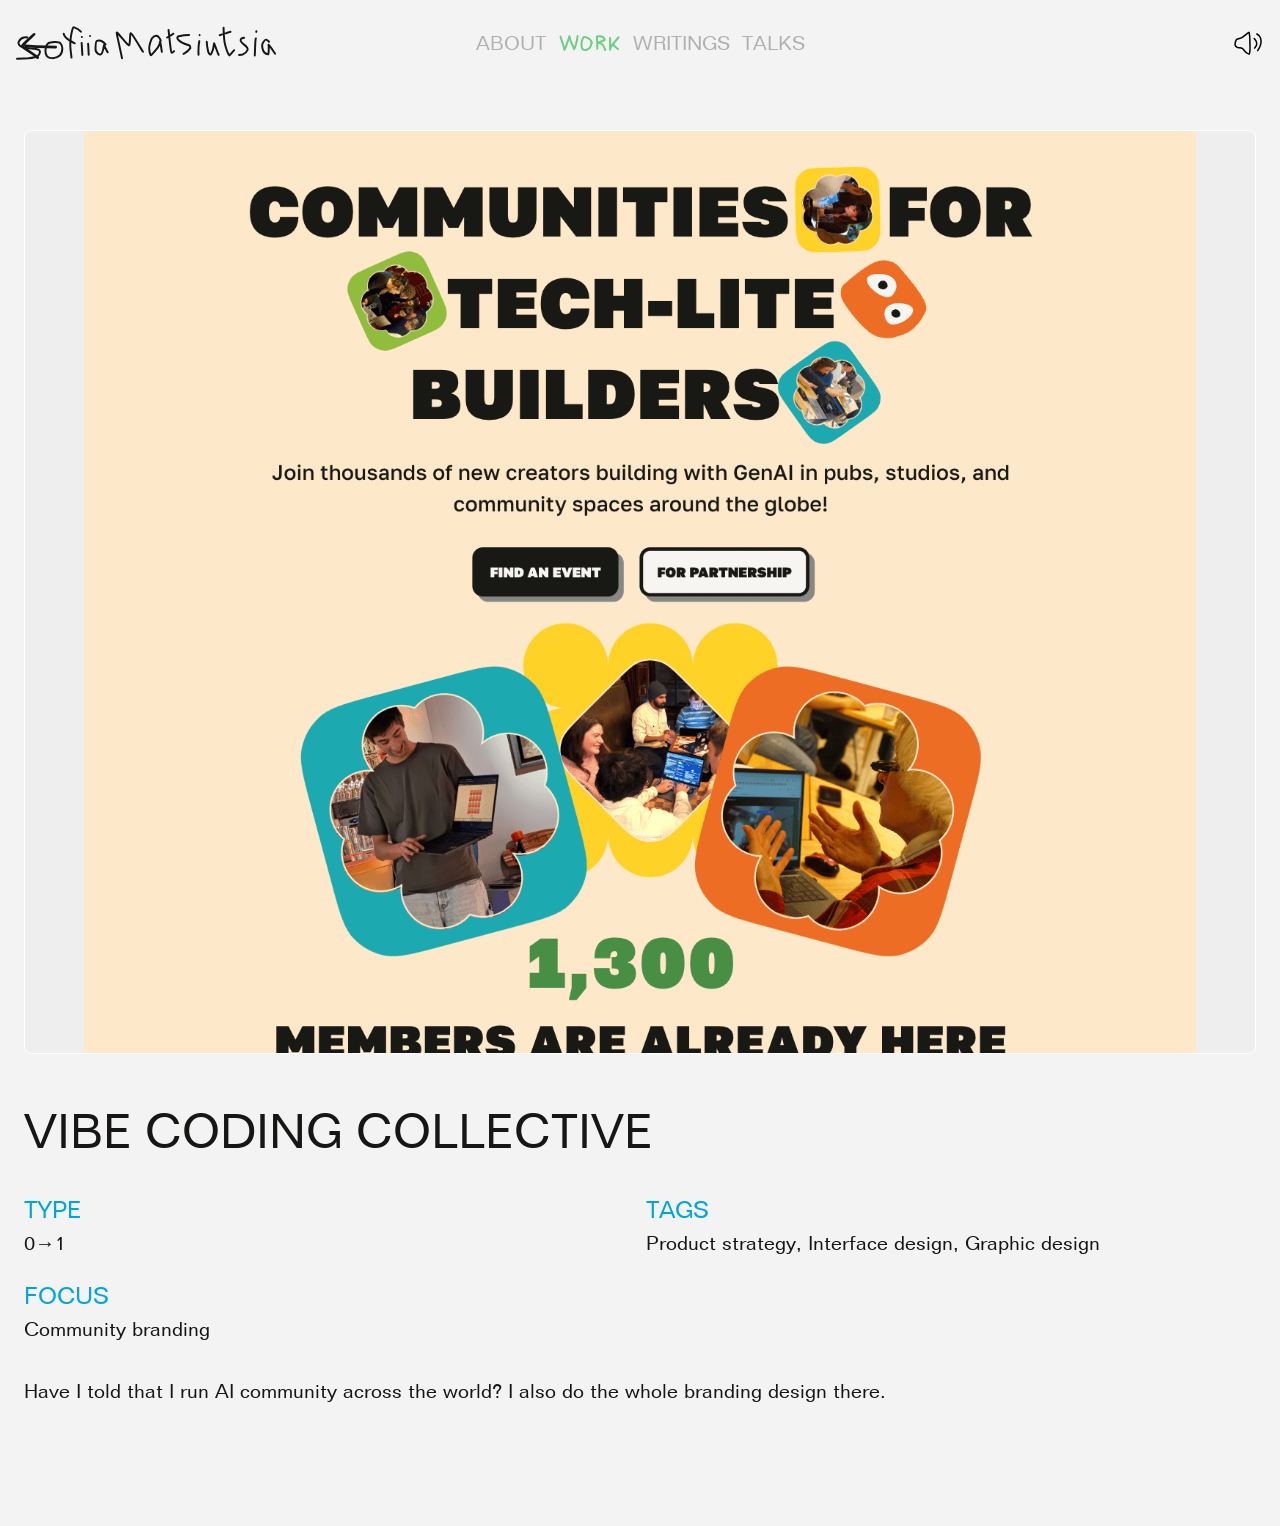
<file: work/vibe-coding-collective.html>
<!DOCTYPE html>
<html lang="en">
<head>
<meta charset="UTF-8" />
<meta name="viewport" content="width=device-width, initial-scale=1.0" />
<title>Vibe Coding Collective — Sofiia Matsiutsia</title>
<link rel="stylesheet" href="../styles.css?v=84" />
</head>
<body class="case">

  <header class="header">
    <nav class="nav" aria-label="Primary">
      <a class="nav__link nav__link--about nav__link--muted" data-cursor="soon">
        <span class="nav__label">About</span>
        <span class="nav__mark" aria-hidden="true">
          <img class="nav__mark-img nav__mark-img--hover" src="../assets/icons/nav-about-hover.svg" alt="" width="89" height="29" />
          <img class="nav__mark-img nav__mark-img--selected" src="../assets/icons/nav-about-selected.svg" alt="" width="89" height="29" />
        </span>
      </a>
      <a href="../work.html" class="nav__link nav__link--work" aria-current="page">
        <span class="nav__label">Work</span>
        <span class="nav__mark" aria-hidden="true">
          <img class="nav__mark-img nav__mark-img--hover" src="../assets/icons/nav-work-hover.svg" alt="" width="82" height="29" />
          <img class="nav__mark-img nav__mark-img--selected" src="../assets/icons/nav-work-selected.svg" alt="" width="82" height="29" />
        </span>
      </a>
      <a class="nav__link nav__link--writings nav__link--muted" data-cursor="soon">
        <span class="nav__label">Writings</span>
        <span class="nav__mark" aria-hidden="true">
          <img class="nav__mark-img nav__mark-img--hover" src="../assets/icons/writings-hover.svg" alt="" width="99" height="28" />
          <img class="nav__mark-img nav__mark-img--selected" src="../assets/icons/writings-hover.svg" alt="" width="99" height="28" />
        </span>
      </a>
      <a class="nav__link nav__link--talks nav__link--muted" data-cursor="soon">
        <span class="nav__label">Talks</span>
        <span class="nav__mark" aria-hidden="true">
          <img class="nav__mark-img nav__mark-img--hover" src="../assets/icons/nav-talks-hover.svg" alt="" width="82" height="29" />
          <img class="nav__mark-img nav__mark-img--selected" src="../assets/icons/nav-talks-selected.svg" alt="" width="82" height="29" />
        </span>
      </a>
    </nav>

    <a href="../index.html" class="logo" aria-label="Sofiia Matsiutsia — home">
      <img src="../assets/images/logo.gif" alt="Sofiia Matsiutsia" class="logo__mark" />
    </a>

    <button type="button" class="sound-toggle" aria-label="Mute sound" aria-pressed="false">
      <span class="sound-toggle__swap">
        <span class="sound-toggle__layer sound-toggle__layer--on">
          <svg xmlns="http://www.w3.org/2000/svg" fill="none" viewBox="0 0 24 24" stroke-width="1.5" stroke="currentColor" class="sound-toggle__icon" aria-hidden="true">
            <path stroke-linecap="round" stroke-linejoin="round" d="M19.114 5.636a9 9 0 0 1 0 12.728M16.463 8.288a5.25 5.25 0 0 1 0 7.424M6.75 8.25l4.72-4.72a.75.75 0 0 1 1.28.53v15.88a.75.75 0 0 1-1.28.53l-4.72-4.72H4.51c-.88 0-1.704-.507-1.938-1.354A9.009 9.009 0 0 1 2.25 12c0-.83.112-1.633.322-2.396C2.806 8.756 3.63 8.25 4.51 8.25H6.75Z" />
          </svg>
        </span>
        <span class="sound-toggle__layer sound-toggle__layer--off">
          <svg xmlns="http://www.w3.org/2000/svg" fill="none" viewBox="0 0 24 24" stroke-width="1.5" stroke="currentColor" class="sound-toggle__icon" aria-hidden="true">
            <path stroke-linecap="round" stroke-linejoin="round" d="M17.25 9.75 19.5 12m0 0 2.25 2.25M19.5 12l2.25-2.25M19.5 12l-2.25 2.25m-10.5-6 4.72-4.72a.75.75 0 0 1 1.28.53v15.88a.75.75 0 0 1-1.28.53l-4.72-4.72H4.51c-.88 0-1.704-.507-1.938-1.354A9.009 9.009 0 0 1 2.25 12c0-.83.112-1.633.322-2.396C2.806 8.756 3.63 8.25 4.51 8.25H6.75Z" />
          </svg>
        </span>
      </span>
    </button>
  </header>

  <div class="case__layout">
    <aside class="case__rail">
      <div class="case__rail-inner">
      <a href="../work.html" class="case__back" aria-label="Back to work">
        <img src="../assets/icons/back-chevron.svg" alt="" width="38" height="26" />
      </a>

      </div>
    </aside>

    <main class="case__main">
      <div class="case__hero-block">
                <figure class="case__hero case__hero--static">
          <img class="case__hero-media" src="../assets/images/vibe-coding-collective.png" alt="Vibe Coding Collective branding" />
        </figure>

        <div class="case__heading">
                    <h1 class="case__title">Vibe Coding Collective</h1>
          <dl class="case__meta">
            <div class="case__meta-item">
              <dt>type</dt>
              <dd>0→1</dd>
            </div>
            <div class="case__meta-item">
              <dt>tags</dt>
              <dd>Product strategy, Interface design, Graphic design</dd>
            </div>
            <div class="case__meta-item">
              <dt>focus</dt>
              <dd>Community branding</dd>
            </div>
          </dl>
          <p class="case__intro">Have I told that I run AI community across the world? I also do the whole branding design there.</p>
        </div>
      </div>

    </main>
  </div>

  <button type="button" class="menu-bar" id="menu-open" aria-haspopup="true" aria-controls="menu-overlay" aria-expanded="false">
    Menu
  </button>

<div class="menu-overlay" id="menu-overlay" hidden>
  <a href="../index.html" class="menu-overlay__logo" aria-label="Sofiia Matsiutsia — home">
    <img src="../assets/images/sm-logo.svg" alt="Sofiia Matsiutsia" width="230" height="29" />
  </a>

  <div class="ring-stage" aria-hidden="true">
    <div class="ring ring--cover"></div>
    <div class="ring ring--about"></div>
    <div class="ring ring--works"></div>
    <div class="ring ring--writings"></div>
    <div class="ring ring--talks"></div>
    <div class="ring ring--core"></div>
  </div>

  <nav class="menu-overlay__nav" aria-label="Primary">
    <a class="menu-overlay__link menu-overlay__link--about" data-cursor="soon"><span>About</span></a>
    <a href="../work.html" class="menu-overlay__link menu-overlay__link--work"><span>Works</span></a>
    <a class="menu-overlay__link menu-overlay__link--writings" data-cursor="soon"><span>Writings</span></a>
    <a class="menu-overlay__link menu-overlay__link--talks" data-cursor="soon"><span>Talks</span></a>
  </nav>

  <div class="menu-overlay__contact">
    <button type="button" class="menu-overlay__contact-link menu-overlay__contact-link--email">
      <span class="menu-overlay__contact-width" aria-hidden="true">Copy email</span>
      <span class="menu-overlay__contact-text">Copy email</span>
    </button>
    <div class="menu-overlay__contact-row">
      <a href="https://www.linkedin.com/in/smatsiutsia/" class="menu-overlay__contact-link menu-overlay__contact-link--linkedin" target="_blank" rel="noopener noreferrer">
        <span>LinkedIn</span>
        <img src="../assets/icons/new-window-arrow-1.svg" alt="" class="menu-overlay__contact-arrow" aria-hidden="true" />
      </a>
      <a href="https://x.com/SMatsiutsia" class="menu-overlay__contact-link menu-overlay__contact-link--twitter" target="_blank" rel="noopener noreferrer">
        <span>Twitter</span>
        <img src="../assets/icons/new-window-arrow-2.svg" alt="" class="menu-overlay__contact-arrow" aria-hidden="true" />
      </a>
    </div>
  </div>

  <button type="button" class="menu-bar menu-overlay__close" id="menu-close" aria-controls="menu-overlay">
    Close
  </button>
</div>

<script src="../script.js?v=46"></script>
</body>
</html>
</file>
<file: styles.css>
@font-face {
  font-family: "Folio Bk BT";
  src: url("assets/fonts/FolioBkBT-Book.ttf") format("truetype");
  font-weight: 400;
  font-style: normal;
  font-display: swap;
}
/* Book is the named cut (style "Book"), not a generic Regular 400 axis. */
@font-face {
  font-family: "Folio Bk BT Book";
  src: url("assets/fonts/FolioBkBT-Book.ttf") format("truetype");
  font-weight: normal;
  font-style: normal;
  font-display: swap;
}
@font-face {
  font-family: "Folio Bk BT";
  src: url("assets/fonts/FolioBkBT-Bold.ttf") format("truetype");
  font-weight: 700;
  font-style: normal;
  font-display: swap;
}
@font-face {
  font-family: "Garrigos Ornamentos";
  src: url("assets/fonts/Garrigos-Ornamentos.woff2") format("woff2");
  font-weight: 400;
  font-style: normal;
  font-display: swap;
}

:root {
  --font-body: "Folio Bk BT", "Century Gothic", "Futura", Avenir, Helvetica, Arial, sans-serif;
  --font-book: "Folio Bk BT Book", var(--font-body);
  --font-ornament: "Garrigos Ornamentos", var(--font-body);
  --bg: #f3f3f3;
  --color-bg: var(--bg);
  --gradient-horizontal: repeating-linear-gradient(
    to right,
    #86cd8b,
    #4dccf9,
    #e8a7ed,
    #f6aa81,
    #86cd8b 12em
  );
  --fg: #000;
  --fg-muted: rgba(0, 0, 0, 0.3);
  --fg-faded: rgba(0, 0, 0, 0.4);
  --gutter: 20px;
  --card-media-h: 35dvh;
  --card-media-h-hover: 45dvh;
  --card-hover-ease: cubic-bezier(0.22, 1, 0.36, 1);
}

* {
  box-sizing: border-box;
}

html,
body {
  height: 100%;
  margin: 0;
  overflow: hidden;
}

body {
  background: var(--bg);
  color: var(--fg);
  font-family: var(--font-body);
}

@supports (background-image: linear-gradient(in oklch to right, red, blue)) {
  :root {
    --gradient-horizontal: repeating-linear-gradient(
      in oklch to right,
      #86cd8b,
      #4dccf9,
      #e8a7ed,
      #f6aa81,
      #86cd8b 12em
    );
  }
}

@keyframes link-bg-anim {
  from {
    background-position: 0 0;
  }
  to {
    background-position: 2000px 0;
  }
}

.menu-overlay__contact-link:is(:hover, :active, :focus-visible, .is-hot),
.action-btn:focus-visible {
  background-color: transparent;
  background-image: var(--gradient-horizontal);
  background-repeat: repeat-x;
  background-attachment: fixed;
  background-position: 0 0;
  background-size: auto 100%;
  color: var(--color-bg);
  text-decoration: none;
  animation: link-bg-anim 8s linear infinite;
  border-radius: 0.2em;
  outline: none;
}

@media (hover: hover) {
  .action-btn:hover {
    background-color: transparent;
    background-image: var(--gradient-horizontal);
    background-repeat: repeat-x;
    background-attachment: fixed;
    background-position: 0 0;
    background-size: auto 100%;
    color: var(--color-bg);
    text-decoration: none;
    animation: link-bg-anim 8s linear infinite;
    border-radius: 0.2em;
  }
}

@media (prefers-reduced-motion: reduce) {
  .menu-overlay__link:is(:hover, :active, :focus-visible, .is-hot) span,
  .menu-overlay__contact-link:is(:hover, :active, :focus-visible, .is-hot),
  .action-btn:hover,
  .action-btn:focus-visible {
    animation: none;
  }
}

.squish-cursor {
  --cursor-size: 16px;
  --soon-width: var(--cursor-size);
  --soon-duration: 240ms;
  --cursor-ease: cubic-bezier(0.23, 1, 0.32, 1);
  position: fixed;
  top: 0;
  left: 0;
  z-index: 9999;
  display: flex;
  align-items: center;
  justify-content: flex-start;
  width: var(--cursor-size);
  height: var(--cursor-size);
  padding: 0;
  overflow: hidden;
  border-radius: 999px;
  background: #4DCCF9;
  color: #000;
  pointer-events: none;
  container-type: inline-size;
  transform-origin: calc(var(--cursor-size) / 2) calc(var(--cursor-size) / 2);
  will-change: transform;
  opacity: 0;
  transition: width var(--soon-duration) var(--cursor-ease);
}

.squish-cursor.is-visible {
  opacity: 1;
}

.squish-cursor.is-coming-soon {
  width: var(--soon-width);
}

.squish-cursor__label {
  flex: 0 0 auto;
  padding-left: 6px;
  padding-right: 7px;
  color: #000;
  font-family: "Folio Bk BT", var(--font-body);
  font-size: 10px;
  font-style: normal;
  font-weight: 400;
  line-height: 100%;
  text-transform: uppercase;
  text-wrap-style: balance;
  white-space: nowrap;
}

@container (width <= 16px) {
  .squish-cursor__label {
    opacity: 0;
  }
}

img {
  display: block;
  max-width: 100%;
}

.page {
  height: 100dvh;
  display: flex;
  flex-direction: column;
  overflow-x: hidden;
  overflow-y: auto;
}

/* Header */
.header {
  position: relative;
  display: flex;
  flex: 0 0 auto;
  align-items: center;
  justify-content: space-between;
  padding: 34px var(--gutter) 0;
  min-height: 34px; /* logo is fixed-positioned (out of flow) — keep the space reserved */
}

.nav {
  display: flex;
  gap: 20px;
  font-size: 24px;
  text-transform: uppercase;
  overflow: visible;
}

.nav__link {
  --nav-mark-w: 63px;
  position: relative;
  display: inline-flex;
  align-items: center;
  color: var(--fg);
  text-decoration: none;
}

.nav__link--about {
  --nav-mark-w: 70px;
}

.nav__link--work,
.nav__link--talks {
  --nav-mark-w: 63px;
}

.nav__link--writings {
  --nav-mark-w: 99px;
}

.nav__label {
  position: relative;
  z-index: 0;
}

.nav__mark {
  display: none;
}

.nav__link--muted {
  opacity: 0.3;
}

@media (hover: hover) and (pointer: fine) {
  .nav__mark {
    display: block;
    position: absolute;
    left: 50%;
    top: 50%;
    width: var(--nav-mark-w);
    height: 28px;
    overflow: visible;
    pointer-events: none;
    transform: translate(-50%, -50%);
  }

  .nav__mark-img {
    position: absolute;
    inset: 0;
    width: 100%;
    height: 100%;
    display: block;
    object-fit: contain;
    pointer-events: none;
    opacity: 0;
    transition: opacity 140ms cubic-bezier(0.23, 1, 0.32, 1);
  }

  .nav__link--about .nav__mark-img {
    content: url("assets/icons/about-hover.svg");
  }

  .nav__link--work .nav__mark-img {
    content: url("assets/icons/work-hover.svg");
  }

  .nav__link--talks .nav__mark-img {
    content: url("assets/icons/talks-hover.svg");
  }

  .nav__link--writings .nav__mark-img {
    content: url("assets/icons/writings-hover.svg");
  }

  .nav__label {
    transition: opacity 140ms cubic-bezier(0.23, 1, 0.32, 1);
  }

  .nav__link:has(.nav__mark):is(:hover, :focus-visible) .nav__label,
  .nav__link:has(.nav__mark)[aria-current="page"] .nav__label {
    opacity: 0;
  }

  .nav__link:is(:hover, :focus-visible) .nav__mark-img--hover {
    opacity: 1;
  }

  .nav__link[aria-current="page"] .nav__mark-img--hover {
    opacity: 0;
  }

  .nav__link[aria-current="page"] .nav__mark-img--selected {
    opacity: 1;
  }

  .nav__link--muted:is(:hover, :focus-visible) {
    opacity: 1;
  }

  .nav__link:focus-visible {
    outline: none;
  }
}

@media (prefers-reduced-motion: reduce) {
  .nav__mark-img,
  .nav__label {
    transition: none;
  }
}

.visually-hidden {
  position: absolute;
  width: 1px;
  height: 1px;
  padding: 0;
  margin: -1px;
  overflow: hidden;
  clip: rect(0, 0, 0, 0);
  white-space: nowrap;
  border: 0;
}

/* Fixed to the viewport (not the header) so it never moves and always
   renders above the menu overlay, instead of a second logo living inside
   the overlay at a slightly different offset. */
.logo {
  position: fixed;
  left: 50%;
  top: 34px;
  transform: translateX(-50%);
  display: flex;
  align-items: center;
  z-index: 200;
}

.logo__mark {
  height: 34px;
  width: auto;
}

.sound-toggle {
  --sound-ease: cubic-bezier(0.23, 1, 0.32, 1);
  display: grid;
  place-items: center;
  width: 32px;
  height: 32px;
  border: none;
  background: transparent;
  padding: 0;
  color: var(--fg);
  cursor: pointer;
  transition: transform 140ms var(--sound-ease);
}

.sound-toggle:active {
  transform: scale(0.97);
}

.sound-toggle__swap {
  position: relative;
  display: block;
  width: 24px;
  height: 24px;
}

.sound-toggle__layer {
  position: absolute;
  inset: 0;
  display: grid;
  place-items: center;
  pointer-events: none;
  transform-origin: 42% 50%;
  transition:
    opacity 180ms var(--sound-ease),
    transform 220ms var(--sound-ease);
}

.sound-toggle__icon {
  display: block;
  width: 24px;
  height: 24px;
  overflow: visible;
}

.sound-toggle__layer--on {
  opacity: 1;
  transform: scale(1);
}

.sound-toggle__layer--off {
  opacity: 0;
  transform: scale(0.88) rotate(-10deg);
}

.sound-toggle.is-muted .sound-toggle__layer--on {
  opacity: 0;
  transform: scale(0.88) rotate(10deg);
}

.sound-toggle.is-muted .sound-toggle__layer--off {
  opacity: 1;
  transform: scale(1) rotate(0deg);
}

@media (prefers-reduced-motion: reduce) {
  .sound-toggle,
  .sound-toggle__layer {
    transition: none;
  }

  .sound-toggle__layer--off,
  .sound-toggle.is-muted .sound-toggle__layer--on {
    transform: none;
  }
}

/* Hero */
.hero {
  display: flex;
  flex-direction: column;
  padding: clamp(32px, 8dvh, 98px) var(--gutter) 0;
  flex: 0 0 auto;
}

.hero__heading {
  margin: 0;
  font-family: var(--font-body);
  font-weight: 400;
  font-size: clamp(28px, calc(2.4vw + 1.6dvh), 42px);
  line-height: 1.4;
  text-transform: uppercase;
  color: var(--fg);
}

.hero__doodle-target {
  position: relative;
  display: inline-block;
}

.hero__doodle {
  position: absolute;
  left: 0.262em;
  top: -0.381em;
  width: 6.238em;
  height: 2em;
  pointer-events: none;
}

.hero__word {
  display: inline-block;
  height: 0.762em;
  width: auto;
  vertical-align: middle;
  margin: 0 0.048em;
}

.actions {
  display: flex;
  gap: 12px;
  margin-top: 26px;
}

.action-btn {
  background: #fff;
  border: none;
  padding: 6px 10px;
  font-family: var(--font-body);
  font-size: 16px;
  letter-spacing: 0.16px;
  text-transform: uppercase;
  color: var(--fg);
  text-decoration: none;
  cursor: pointer;
  display: inline-flex;
  align-items: center;
  justify-content: center;
  border-radius: 0.2em;
}

.action-btn--copy {
  display: inline-grid;
  vertical-align: top;
}

.action-btn--copy > span {
  grid-area: 1 / 1;
}

.action-btn__width {
  visibility: hidden;
  pointer-events: none;
}

.spacer {
  flex: 1 1 auto;
  min-height: 0;
}

/* Bottom marquee */
.marquee {
  width: 100%;
  overflow: hidden;
  padding-bottom: var(--gutter);
  flex: 0 0 auto;
  min-height: 0;
  display: flex;
  flex-direction: column;
  justify-content: flex-end;
}

.marquee__track {
  display: flex;
  align-items: flex-end;
  gap: 0;
  width: max-content;
  animation: marquee-scroll 32s linear infinite;
}

.marquee__row {
  display: flex;
  align-items: flex-end;
  gap: 16px;
  padding-right: 16px;
}

@keyframes marquee-scroll {
  from {
    transform: translateX(0);
  }
  to {
    transform: translateX(-50%);
  }
}

@media (prefers-reduced-motion: reduce) {
  .marquee__track {
    animation-duration: 120s;
  }
}

.marquee:has(.card:hover) .marquee__track,
.marquee:has(.card:active) .marquee__track {
  animation-play-state: paused;
}

.card {
  display: block;
  flex: 0 0 auto;
  align-self: flex-end;
  overflow: hidden;
  border-radius: 10px;
  box-shadow:
    0 1px 1px -0.5px rgba(0, 0, 0, 0.06),
    0 0 0 1px rgba(0, 0, 0, 0.06);
}

.card__media {
  background: var(--card-fill, #fff);
  overflow: hidden;
  position: relative;
  height: var(--card-media-h);
  width: auto;
  transition:
    height 350ms var(--card-hover-ease),
    background-color 0.25s ease;
}

.card__media img {
  display: block;
  height: 100%;
  width: auto;
  max-width: none;
  object-fit: contain;
  object-position: left center;
}

@media (hover: hover) and (pointer: fine) {
  .marquee {
    height: calc(var(--card-media-h-hover) + var(--gutter));
  }

  a.card:hover .card__media,
  a.card:focus-visible .card__media {
    height: var(--card-media-h-hover);
  }
}

html.figma-hover .marquee {
  height: calc(var(--card-media-h-hover) + var(--gutter));
}

html.figma-hover a.card.figma-hover-target .card__media {
  height: var(--card-media-h-hover);
}

@media (prefers-reduced-motion: reduce) {
  .card__media {
    transition: background-color 0.2s ease;
  }
}

/* Mobile menu trigger / close bar (shared look) */
.menu-bar {
  display: none;
  width: 100%;
  flex: 0 0 auto;
  min-height: 44px;
  background: #fff;
  border: none;
  padding: 10px 20px;
  font-family: var(--font-body);
  font-size: 24px;
  text-transform: uppercase;
  color: #171615;
  cursor: pointer;
  align-items: center;
  justify-content: center;
  -webkit-tap-highlight-color: transparent;
}

.menu-bar:active {
  background: #f3f3f3;
}

/* Full-screen mobile menu overlay: concentric-ring reveal.
   Every ring shares one center and every length is a multiple of --u
   (px in an 863px-tall frame, scaled to the viewport height), so labels
   and links stay inside their bands at any screen height. */
.menu-overlay {
  --menu-fill: var(--bg);
  --u: clamp(0.6px, calc(100dvh / 863), 1.25px);
  --cy: calc(762 * var(--u));
  --r-about: calc(576 * var(--u));
  --r-works: calc(502 * var(--u));
  --r-writings: calc(425 * var(--u));
  --r-talks: calc(343 * var(--u));
  --r-core: calc(277.5 * var(--u));
  position: fixed;
  inset: 0;
  z-index: 100;
  overflow: hidden;
  /* The lead ring is the entrance. A fill here would paint the whole
     screen on the first frame — the same color as that ring — so the
     scale never reads and the menu cuts in. */
  background: transparent;
}

/* After the rings have landed, fill any gap the circle doesn't cover. */
.menu-overlay.is-open:not(.is-animating) {
  background: var(--menu-fill);
}

@media (prefers-reduced-motion: reduce) {
  .menu-overlay.is-open {
    background: var(--menu-fill);
  }
}

.menu-overlay[hidden] {
  display: none;
}

.menu-overlay.is-animating .ring,
.menu-overlay.is-animating .menu-overlay__logo,
.menu-overlay.is-animating .menu-overlay__link,
.menu-overlay.is-animating .menu-overlay__contact-link,
.menu-overlay.is-animating .menu-overlay__close {
  will-change: transform, scale, opacity;
}

.menu-overlay__logo {
  position: absolute;
  top: 16px;
  left: 50%;
  z-index: 10;
  display: block;
  width: max-content;
  translate: -50% 0;
  scale: 0.92;
  opacity: 0;
  -webkit-tap-highlight-color: transparent;
}

.menu-overlay__logo img {
  display: block;
  width: 230px;
  height: auto;
}

.ring-stage {
  position: absolute;
  inset: 0;
  z-index: 1;
}

.ring {
  --d: 0px;
  position: absolute;
  left: 50%;
  top: calc(var(--cy) - var(--d) / 2);
  width: var(--d);
  height: var(--d);
  border-radius: 50%;
  translate: -50% 0;
  scale: 0.32;
  /* Every ring grows out of the bottom center of the screen. */
  transform-origin: 50% calc(100dvh - var(--cy) + var(--d) / 2);
  backface-visibility: hidden;
}

/* Reaches every corner, so nothing on the page shows once it lands. */
.ring--cover { --d: calc(2 * (50vw + var(--cy))); background: var(--bg); }
.ring--about { --d: calc(2 * var(--r-about)); background: #e8a7ed; }
.ring--works { --d: calc(2 * var(--r-works)); background: #4dccf9; }
.ring--writings { --d: calc(2 * var(--r-writings)); background: #f6aa81; }
.ring--talks { --d: calc(2 * var(--r-talks)); background: #86cd8b; }
.ring--core { --d: calc(2 * var(--r-core)); background: var(--bg); }

.menu-overlay__nav {
  position: absolute;
  inset: 0;
  z-index: 5;
  pointer-events: none;
}

/* Each strip spans its band at the center line: from its ring's outer
   radius down to the next ring's outer radius. */
.menu-overlay__link {
  --r-outer: 0px;
  --r-inner: 0px;
  position: absolute;
  left: 0;
  right: 0;
  top: calc(var(--cy) - var(--r-outer));
  height: calc(var(--r-outer) - var(--r-inner));
  display: flex;
  align-items: center;
  justify-content: center;
  scale: 0.92;
  opacity: 0;
  font-family: var(--font-body);
  font-size: 20px;
  letter-spacing: 0.2px;
  line-height: 1;
  text-align: center;
  text-transform: uppercase;
  color: var(--fg);
  text-decoration: none;
  white-space: nowrap;
  pointer-events: auto;
  -webkit-tap-highlight-color: transparent;
  touch-action: manipulation;
}

.menu-overlay__link--about {
  --r-outer: var(--r-about);
  --r-inner: var(--r-works);
}

.menu-overlay__link--work {
  --r-outer: var(--r-works);
  --r-inner: var(--r-writings);
}

.menu-overlay__link--writings {
  --r-outer: var(--r-writings);
  --r-inner: var(--r-talks);
}

.menu-overlay__link--talks {
  --r-outer: var(--r-talks);
  --r-inner: var(--r-core);
}

.menu-overlay__link:is(:hover, :active, :focus-visible, .is-hot) span {
  background-color: transparent;
  background-image: var(--gradient-horizontal);
  background-repeat: repeat-x;
  background-attachment: fixed;
  background-position: 0 0;
  background-size: auto 100%;
  color: var(--color-bg);
  animation: link-bg-anim 8s linear infinite;
  border-radius: 0.2em;
}

.menu-overlay__contact {
  position: absolute;
  left: 0;
  right: 0;
  top: calc(var(--cy) - 133 * var(--u));
  z-index: 5;
  display: flex;
  flex-direction: column;
  align-items: center;
  gap: calc(32 * var(--u));
}

.menu-overlay__contact-row {
  display: flex;
  justify-content: center;
  gap: 32px;
}

.menu-overlay__contact-link {
  display: inline-flex;
  align-items: center;
  justify-content: center;
  gap: 6px;
  scale: 0.92;
  opacity: 0;
  background: none;
  border: none;
  padding: 6px 10px;
  font-family: var(--font-body);
  font-size: 16px;
  letter-spacing: 0.16px;
  line-height: normal;
  text-transform: uppercase;
  color: var(--fg);
  text-decoration: none;
  cursor: pointer;
  white-space: nowrap;
  -webkit-tap-highlight-color: transparent;
  touch-action: manipulation;
}

.menu-overlay__contact-link--email {
  display: inline-grid;
}

.menu-overlay__contact-link--email > span {
  grid-area: 1 / 1;
}

.menu-overlay__contact-width {
  visibility: hidden;
  pointer-events: none;
}

.menu-overlay__contact-arrow {
  flex: 0 0 auto;
  width: 16px;
  height: 16px;
}

.menu-overlay__contact-link:is(:hover, :active, :focus-visible, .is-hot) .menu-overlay__contact-arrow {
  filter: brightness(0) invert(1);
}

.nav__link {
  padding-inline: 0.12em;
  margin-inline: -0.12em;
}

.menu-overlay__link span {
  padding-inline: 0.12em;
  margin-inline: -0.12em;
}

.menu-overlay__close {
  position: absolute;
  right: auto;
  bottom: 0;
  left: 50%;
  z-index: 10;
  width: auto;
  min-height: 0;
  padding: 8px 12px;
  translate: -50% 0;
  font-size: 16px;
  letter-spacing: 0.16px;
  line-height: normal;
  opacity: 0;
  scale: 0.92;
}

/* Compact / tablet: mobile chrome before nav overlaps the centered logo */
@media (max-width: 1024px) {
  :root {
    --mobile-logo-mark-h: 40px;
  }

  .header {
    justify-content: center;
    padding: 26px var(--gutter) 0;
  }

  .nav,
  .sound-toggle {
    display: none;
  }

  .menu-bar {
    display: flex;
  }

  body.work .header,
  body.case .header {
    position: sticky;
    top: 0;
    z-index: 30;
    display: grid;
    grid-template-columns: 38px 1fr 38px;
    align-items: center;
    background: var(--bg);
    padding: 26px var(--gutter) 20px;
    min-height: 0;
    overflow: visible;
  }

  body.work .header__back,
  body.case .header__back {
    display: flex;
    grid-column: 1;
    align-items: center;
    width: 38px;
    height: 26px;
    color: var(--fg);
  }

  body.work .header__back {
    justify-self: start;
  }

  body.work .logo,
  body.case .logo {
    position: relative;
    top: auto;
    left: auto;
    transform: none;
    grid-column: 2;
    justify-self: center;
    z-index: 1;
  }

  body.work .logo__mark,
  body.case .logo__mark {
    display: block;
    height: var(--mobile-logo-mark-h);
    width: auto;
    max-height: none;
    object-fit: contain;
  }

  body.work .work-main {
    padding-top: 0;
    gap: 45px;
  }
}

.header__back {
  display: none;
}

.header__back img {
  width: 38px;
  height: 26px;
  object-fit: contain;
}

.header__back:focus-visible {
  outline: 2px solid var(--fg);
  outline-offset: 3px;
}

/* Phone type and gutters */
@media (max-width: 640px) {
  :root {
    --gutter: 12px;
    --mobile-logo-mark-h: 40px;
  }

  .hero {
    padding: calc(34px + var(--mobile-logo-mark-h) + 32px) var(--gutter) 0;
  }

  .hero__heading {
    font-size: 28px;
    line-height: 1.35;
  }

  .hero__doodle {
    width: 6.55em;
    height: 2.15em;
    top: -0.4em;
  }

  .hero__word {
    height: 0.82em;
  }

  .hero .actions {
    margin-top: 16px;
  }
}

@media (max-height: 750px) {
  .hero {
    padding-top: clamp(24px, 5dvh, 56px);
  }
}

@media (max-width: 640px) and (max-height: 750px) {
  .hero {
    padding-top: calc(34px + var(--mobile-logo-mark-h, 40px) + 32px);
  }
}

/* Case study / project template
   Homepage keeps overflow:hidden. Case pages restore document scroll. */
html:has(body.case),
html:has(body.work) {
  height: auto;
  overflow-x: hidden;
  overflow-y: auto;
}

body.case {
  --case-rail: 274px;
  --case-main: 1175px;
  --case-copy: 900px;
  --case-gap: 20px;
  --case-pad: 24px;
  --case-accent: #00a5df;
  --fg: #171615;
  --ease-snap: cubic-bezier(0.16, 1, 0.3, 1);
  --ease-float: cubic-bezier(0.23, 1, 0.32, 1);
  --ease-move: cubic-bezier(0.645, 0.045, 0.355, 1);
  --toc-row: 24px;
  height: auto;
  min-height: 100%;
  overflow: visible;
  scroll-padding-top: 32px;
}

body.work {
  --fg: #171615;
  height: auto;
  min-height: 100%;
  overflow: visible;
}

@media (min-width: 1025px) {
  body.case .logo,
  body.work .logo {
    position: absolute;
    z-index: 5;
  }
}

@media (prefers-reduced-motion: no-preference) {
  html:has(body.case):not(.is-restoring-scroll),
  html:has(body.work):not(.is-restoring-scroll) {
    scroll-behavior: smooth;
  }
}

.case__layout {
  display: grid;
  grid-template-columns: var(--case-rail) minmax(0, var(--case-main));
  column-gap: var(--case-gap);
  align-items: stretch;
  max-width: 1512px;
  margin: 0 auto;
  padding: 40px var(--case-pad) 120px;
}

.case__rail {
  min-height: 100%;
}

.case__rail-inner {
  position: sticky;
  top: 24px;
  display: flex;
  flex-direction: column;
  gap: 60px;
  padding-top: 40px;
}

.case__back {
  display: flex;
  width: 38px;
  height: 26px;
  color: var(--fg);
}

.case__back img {
  width: 38px;
  height: 26px;
  object-fit: contain;
}

.case__back:focus-visible,
.case__toc button:focus-visible {
  outline: 2px solid var(--fg);
  outline-offset: 3px;
}

.case__toc {
  --toc-index: 0;
  --toc-color: #dca8e8;
}

.case__toc-title {
  margin: 0 0 8px;
  font-size: 16px;
  line-height: 24px;
  color: #9ca3af;
  text-transform: none;
  opacity: 0;
  transform: translateY(6px);
  transition:
    opacity 160ms var(--ease-snap),
    transform 160ms var(--ease-snap);
}

.case__toc-rail {
  position: relative;
  padding-left: 12px;
}

.case__toc-dot {
  position: absolute;
  top: 10px;
  left: 0;
  width: 4px;
  height: 4px;
  border-radius: 50%;
  background: var(--toc-color);
  transform: translateY(calc(var(--toc-index) * var(--toc-row)));
  transform-origin: center;
  opacity: 0;
  pointer-events: none;
  will-change: transform;
  transition:
    transform 200ms var(--ease-move),
    background-color 200ms ease,
    opacity 160ms var(--ease-snap);
}

.case__toc.is-visible .case__toc-dot {
  opacity: 1;
  transition-duration: 360ms;
  transition-timing-function: var(--ease-float);
  transition-delay: 45ms;
}

.case__toc-list {
  margin: 0;
  padding: 0;
  list-style: none;
  display: flex;
  flex-direction: column;
}

.case__toc-item {
  height: var(--toc-row);
  opacity: 0;
  transform: translateY(6px);
  transition:
    opacity 160ms var(--ease-snap),
    transform 160ms var(--ease-snap);
}

.case__toc.is-visible .case__toc-title {
  opacity: 1;
  transform: none;
  transition-duration: 360ms;
  transition-timing-function: var(--ease-float);
  transition-delay: 0ms;
}

.case__toc.is-visible .case__toc-item {
  opacity: 1;
  transform: none;
  transition-duration: 360ms;
  transition-timing-function: var(--ease-float);
}

.case__toc.is-visible .case__toc-item:nth-child(1) { transition-delay: 45ms; }
.case__toc.is-visible .case__toc-item:nth-child(2) { transition-delay: 90ms; }
.case__toc.is-visible .case__toc-item:nth-child(3) { transition-delay: 135ms; }
.case__toc.is-visible .case__toc-item:nth-child(4) { transition-delay: 180ms; }
.case__toc.is-visible .case__toc-item:nth-child(5) { transition-delay: 225ms; }
.case__toc.is-visible .case__toc-item:nth-child(6) { transition-delay: 270ms; }

.case__toc-item button {
  display: flex;
  align-items: center;
  width: 100%;
  height: 100%;
  margin: 0;
  padding: 0;
  border: 0;
  background: none;
  font-family: inherit;
  font-size: 16px;
  line-height: 1;
  color: #6b7280;
  text-align: left;
  cursor: pointer;
  transition: color 160ms ease;
}

.case__toc-item button:hover,
.case__toc-item button:focus-visible {
  color: #111827;
}

.case__toc-item.is-active button {
  color: #111827;
}

.case__toc-spacer {
  display: block;
  flex: 0 0 auto;
  width: 0;
  height: 4px;
  transition: width 200ms var(--ease-move);
}

.case__toc-item.is-active .case__toc-spacer {
  width: 8px;
}

.case__toc-label {
  white-space: nowrap;
}

@media (hover: hover) {
  .case__toc-rail:has(.case__toc-item.is-active button:hover) .case__toc-dot,
  .case__toc-rail:has(.case__toc-item.is-active button:focus-visible) .case__toc-dot {
    transform: translateY(calc(var(--toc-index) * var(--toc-row))) scale(1.5);
    opacity: 0.72;
  }
}

.case__toc-mobile {
  display: none;
  position: relative;
  width: max-content;
  max-width: 100%;
  background: var(--bg);
  padding-right: 12px;
}

.case__toc-trigger {
  display: inline-flex;
  align-items: center;
  gap: 8px;
  min-height: 44px;
  margin: 0;
  padding: 0;
  border: 0;
  background: none;
  font-family: inherit;
  font-size: 16px;
  line-height: 1.3;
  color: #111827;
  cursor: pointer;
}

.case__toc-trigger-label {
  display: inline-block;
  transition: opacity 180ms var(--ease-float);
}

.case__toc-trigger-label.is-fading {
  opacity: 0;
  transition-duration: 130ms;
  transition-timing-function: ease-in;
}

.case__toc-chevron {
  display: block;
  flex: 0 0 auto;
  transition: transform 160ms var(--ease-snap);
}

.case__toc-trigger[aria-expanded="true"] .case__toc-chevron {
  transform: rotate(180deg);
}

.case__toc-menu {
  position: absolute;
  left: 0;
  top: 100%;
  z-index: 30;
  margin: 4px 0 0;
  padding: 8px 0;
  min-width: 260px;
  list-style: none;
  background: #fff;
  border-radius: 12px;
  box-shadow:
    0 1px 1px rgba(0, 0, 0, 0.04),
    0 12px 32px rgba(0, 0, 0, 0.1);
  transform-origin: top left;
  opacity: 0;
  transform: scale(0.96);
  pointer-events: none;
  transition:
    opacity 160ms var(--ease-snap),
    transform 160ms var(--ease-snap);
}

.case__toc-menu.is-entered {
  opacity: 1;
  transform: scale(1);
  pointer-events: auto;
}

.case__toc-menu[hidden] {
  display: none;
}

.case__toc-menu button {
  display: flex;
  align-items: center;
  position: relative;
  width: 100%;
  min-height: 36px;
  margin: 0;
  padding: 4px 16px;
  border: 0;
  background: none;
  font-family: inherit;
  font-size: 16px;
  line-height: 1.3;
  color: #9ca3af;
  text-align: left;
  cursor: pointer;
}

.case__toc-menu-dot {
  position: absolute;
  left: 16px;
  top: 50%;
  width: 4px;
  height: 4px;
  margin-top: -2px;
  border-radius: 50%;
  background: var(--item-color, currentColor);
  opacity: 0;
  transform: scale(1);
  pointer-events: none;
  transition:
    opacity 160ms ease,
    transform 160ms var(--ease-snap);
}

.case__toc-menu-label {
  transform: translateX(0);
  transition: transform 160ms var(--ease-move);
}

.case__toc-menu button.is-active {
  color: #111827;
}

.case__toc-menu button.is-active .case__toc-menu-dot {
  opacity: 1;
}

.case__toc-menu button.is-active .case__toc-menu-label {
  transform: translateX(8px);
}

@media (hover: hover) {
  .case__toc-menu button:hover,
  .case__toc-menu button:focus-visible {
    color: #111827;
  }

  .case__toc-menu button.is-active:hover .case__toc-menu-dot,
  .case__toc-menu button.is-active:focus-visible .case__toc-menu-dot {
    transform: scale(1.5);
  }
}

@media (prefers-reduced-motion: reduce) {
  .case__toc-title,
  .case__toc-item,
  .case__toc-dot,
  .case__toc-spacer,
  .case__toc-trigger-label,
  .case__toc-chevron,
  .case__toc-menu,
  .case__toc-menu-dot,
  .case__toc-menu-label {
    transition: none;
  }
}

.case__main {
  display: flex;
  flex-direction: column;
  gap: 100px;
  min-width: 0;
  padding-top: 20px;
}

.case__hero-block {
  display: flex;
  flex-direction: column;
  gap: 80px;
}

.case__hero {
  --hero-ease: cubic-bezier(0.22, 1, 0.36, 1);
  --hero-dur: 340ms;
  position: relative;
  isolation: isolate;
  margin: 0;
  width: 100%;
  aspect-ratio: 4 / 3;
  border-radius: 8px;
  border: 1px solid #fff;
  overflow: hidden;
  background: #eee;
  transition:
    border-radius var(--hero-dur) var(--hero-ease),
    box-shadow var(--hero-dur) var(--hero-ease);
}

.case__hero--frame {
  aspect-ratio: 2400 / 1551;
}

.case__hero img,
.case__hero-media {
  display: block;
  width: 100%;
  height: 100%;
  object-fit: contain;
  object-position: center;
}

.case__hero-media {
  position: absolute;
  inset: 0;
  z-index: 0;
  object-fit: cover;
  transition: opacity var(--hero-dur) var(--hero-ease);
}

.case__hero-hover {
  position: absolute;
  inset: 0;
  z-index: 1;
  overflow: hidden;
  background: #eee;
  opacity: 0;
  pointer-events: none;
  transition: opacity var(--hero-dur) var(--hero-ease);
}

.case__hero img.case__hero-still {
  position: absolute;
  inset: 0;
  width: 100%;
  height: 100%;
  padding: 6%;
  box-sizing: border-box;
  background: #eee;
  --zoom-x: 50%;
  --zoom-y: 50%;
  object-fit: contain;
  transform: scale(1);
  transform-origin: var(--zoom-x) var(--zoom-y);
  transition: transform var(--hero-dur) var(--hero-ease);
}

@media (hover: hover) {
  .case__hero:hover {
    border-radius: 12px;
    box-shadow:
      0 76px 80px rgba(216, 216, 216, 0.1),
      0 26px 114px rgba(0, 0, 0, 0.1);
  }

  .case__hero:hover .case__hero-media {
    opacity: 0;
  }

  .case__hero:hover .case__hero-hover {
    opacity: 1;
  }

  .case__hero:hover .case__hero-still {
    transform: scale(2);
  }

  .case__hero--static:hover .case__hero-media {
    opacity: 1;
  }

  .case__hero--static:hover {
    border-radius: 8px;
    box-shadow: none;
  }
}

@media (prefers-reduced-motion: reduce) {
  .case__hero,
  .case__hero-media,
  .case__hero-hover,
  .case__hero-still {
    transition: none;
  }

  .case__hero:hover .case__hero-still {
    transform: none;
  }
}

.case__heading {
  display: flex;
  flex-direction: column;
  gap: 60px;
}

.case__title {
  margin: 0;
  font-size: clamp(32px, 4vw, 48px);
  font-weight: 400;
  line-height: 1.2;
  text-transform: uppercase;
  text-wrap: pretty;
}

.case__meta {
  display: grid;
  grid-template-columns: repeat(4, minmax(0, 1fr));
  gap: 12px;
  margin: 0;
}

.case__meta-item {
  display: flex;
  flex-direction: column;
  min-width: 0;
}

.case__meta dt {
  font-size: 24px;
  line-height: 1.5;
  text-transform: uppercase;
  color: var(--case-accent);
}

.case__meta dd {
  margin: 0;
  font-family: var(--font-book);
  font-size: 20px;
  font-weight: normal;
  line-height: 1.5;
}

.case__lede {
  display: flex;
  flex-direction: column;
  gap: 16px;
  scroll-margin-top: 32px;
}

.case__intro {
  margin: 0;
  max-width: var(--case-copy);
  font-family: var(--font-book);
  font-size: 24px;
  font-weight: normal;
  line-height: 1.5;
  scroll-margin-top: 32px;
}

.case__body {
  display: flex;
  flex-direction: column;
  gap: 80px;
  max-width: var(--case-copy);
  width: 100%;
}

.case__body > .case-section:last-child {
  min-height: calc(100dvh - 140px);
}

.case-section,
.case-step,
.case-step__block {
  display: flex;
  flex-direction: column;
  gap: 32px;
  scroll-margin-top: 32px;
}

.case-section--process {
  gap: 60px;
}

.case-section__title {
  margin: 0;
  font-size: 32px;
  font-weight: 400;
  line-height: 1.3;
  text-transform: uppercase;
}

.case-section__copy,
.case-section__list {
  margin: 0;
  font-family: var(--font-book);
  font-size: 20px;
  font-weight: normal;
  line-height: 1.5;
  opacity: 0.7;
}

.case-section__copy p {
  margin: 0 0 1em;
}

.case-section__copy p:last-child {
  margin-bottom: 0;
}

.case-section__copy ul,
.case-section__copy ol,
.case-section__list {
  padding-left: 1.4em;
}

.case-section__copy li + li,
.case-section__list li + li {
  margin-top: 0;
}

.case-step {
  gap: 40px;
  padding-bottom: 32px;
}

.case-step__title,
.case-step__subtitle {
  margin: 0;
  font-size: 24px;
  font-weight: 400;
  line-height: 1.5;
  letter-spacing: 0.24px;
  text-transform: uppercase;
}

.case-step__num {
  font-variant-numeric: tabular-nums;
}

.case-figure {
  margin: 0;
  width: 100%;
}

.case-figure img {
  display: block;
  width: 100%;
  height: auto;
}

.case-gallery {
  display: flex;
  flex-direction: column;
  gap: 12px;
  margin: 0;
}

.case-gallery__viewport {
  overflow: hidden;
  width: 100%;
  touch-action: pan-y;
  user-select: none;
}

.case-gallery__track {
  display: flex;
  width: 100%;
}

.case-gallery__slide {
  flex: 0 0 100%;
  min-width: 0;
}

.case-gallery__slide img {
  display: block;
  width: 100%;
  height: auto;
  pointer-events: none;
  -webkit-user-drag: none;
}

.case-gallery__nav {
  display: flex;
  flex-wrap: wrap;
  gap: 8px;
}

.case-gallery__nav button {
  appearance: none;
  -webkit-appearance: none;
  min-height: 44px;
  margin: 0;
  padding: 6px 12px;
  border: 0;
  border-radius: 2px;
  background: #fff;
  font: inherit;
  font-size: 14px;
  line-height: 1.3;
  color: var(--fg);
  cursor: pointer;
  touch-action: manipulation;
}

.case-gallery__nav button[aria-pressed="true"] {
  background: #86cd8b;
}

.case-gallery__nav button:focus {
  outline: none;
}

.case-gallery__nav button:focus-visible {
  outline: 2px solid var(--fg);
  outline-offset: 3px;
}

.case-gallery__nav button:active {
  transform: scale(0.98);
}

@media (hover: hover) and (pointer: fine) {
  .case-gallery__viewport {
    cursor: grab;
  }

  .case-gallery__viewport.is-dragging {
    cursor: grabbing;
  }

  .case-gallery__nav button:not([aria-pressed="true"]):hover {
    background: #f4f4f4;
  }
}

@media (prefers-reduced-motion: reduce) {
  .case-gallery__nav button:active {
    transform: none;
  }
}

.case__body:empty {
  display: none;
}

a.card {
  color: inherit;
  text-decoration: none;
  cursor: pointer;
}

@media (max-width: 1299px) {
  .case__layout {
    grid-template-columns: 1fr;
    row-gap: 40px;
    padding-top: 24px;
  }

  .case__rail {
    min-height: 0;
  }

  .case__rail {
    position: sticky;
    top: 0;
    z-index: 20;
    background: var(--bg);
  }

  .case__rail-inner {
    position: static;
    padding-top: 0;
    padding-bottom: 8px;
    gap: 16px;
  }

  body.case .case__rail-inner > .case__back {
    position: fixed;
    top: calc(26px + (var(--mobile-logo-mark-h, 40px) - 26px) / 2);
    left: var(--gutter);
    z-index: 35;
    width: 38px;
    height: 26px;
  }

  body.case .case__rail {
    top: calc(26px + var(--mobile-logo-mark-h, 40px) + 20px);
  }

  .case__toc-title,
  .case__toc-rail {
    display: none;
  }

  .case__toc-mobile {
    display: block;
    position: relative;
    left: auto;
    top: auto;
    bottom: auto;
    z-index: 30;
  }

  .case__main {
    padding-top: 0;
    gap: 64px;
  }

  .case__hero-block {
    gap: 48px;
  }

  .case__heading {
    gap: 32px;
  }

  .case__meta {
    grid-template-columns: repeat(2, minmax(0, 1fr));
    row-gap: 20px;
  }

  .case__intro {
    font-size: 20px;
  }

  .case__body {
    gap: 56px;
  }
}

@media (max-width: 1024px) {
  body.case .menu-bar:not(.menu-overlay__close),
  body.work .menu-bar:not(.menu-overlay__close) {
    right: auto;
    bottom: 0;
    left: 50%;
    width: auto;
    min-height: 32px;
    padding: 6px 10px;
    transform: translateX(-50%);
    font-size: 16px;
    letter-spacing: 0.16px;
  }

  body.case .menu-bar:not(.menu-overlay__close),
  body.work .menu-bar:not(.menu-overlay__close) {
    position: fixed;
    z-index: 40;
  }

  body.case .case__layout {
    padding-bottom: 64px;
  }
}

@media (max-width: 640px) {
  body.case {
    --case-pad: 12px;
  }

  .case__title {
    font-size: 28px;
  }

  .case-section__title {
    font-size: 24px;
  }

  .case__meta dt,
  .case-step__title,
  .case-step__subtitle,
  .case-section__copy,
  .case-section__list {
    font-size: 16px;
  }

  .case__meta {
    grid-template-columns: 1fr;
  }
}

/* Work listing page */
.work-main {
  display: flex;
  flex-direction: column;
  gap: 45px;
  padding: 92px 37px 120px;
}

.work-filters {
  display: flex;
  flex-wrap: wrap;
  gap: 12px;
  align-items: center;
}

.work-filter {
  appearance: none;
  -webkit-appearance: none;
  display: flex;
  align-items: flex-start;
  justify-content: center;
  gap: 8px;
  margin: 0;
  padding: 6px 12px;
  border: 0;
  border-radius: 2px;
  background: #fff;
  font: inherit;
  font-family: var(--font-body);
  line-height: 1.3;
  color: var(--fg);
  cursor: pointer;
  touch-action: manipulation;
  user-select: none;
}

.work-filter.is-active {
  background: #86cd8b;
  background-image: none;
  color: var(--fg);
  animation: none;
}

.work-filter:focus {
  outline: none;
}

.work-filter:focus-visible {
  outline: 2px solid var(--fg);
  outline-offset: 3px;
}

.work-filter.is-active:focus-visible {
  outline-color: var(--fg);
}

.work-filter__label {
  font-size: 14px;
}

.work-filter__count {
  font-size: 10px;
  font-variant-numeric: tabular-nums;
  opacity: 0.4;
}

@media (hover: hover) and (pointer: fine) {
  .work-filter:not(.is-active):hover {
    background-color: transparent;
    background-image: var(--gradient-horizontal);
    background-repeat: repeat-x;
    background-attachment: fixed;
    background-position: 0 0;
    background-size: auto 100%;
    color: var(--color-bg);
    animation: link-bg-anim 8s linear infinite;
  }

  .work-filter:not(.is-active):hover .work-filter__count {
    opacity: 0.75;
  }
}

.work-filter:not(.is-active):focus-visible {
  background-color: transparent;
  background-image: var(--gradient-horizontal);
  background-repeat: repeat-x;
  background-attachment: fixed;
  background-position: 0 0;
  background-size: auto 100%;
  color: var(--color-bg);
  animation: link-bg-anim 8s linear infinite;
}

@media (prefers-reduced-motion: reduce) {
  .work-filter:not(.is-active):hover,
  .work-filter:not(.is-active):focus-visible {
    animation: none;
  }
}

.work-columns {
  display: grid;
  grid-template-columns: repeat(2, minmax(0, 1fr));
  column-gap: 20px;
  row-gap: 32px;
  align-items: start;
  width: 100%;
}

.work-col {
  flex: 1 1 0;
  min-width: 0;
  display: flex;
  flex-direction: column;
  gap: 32px;
}

.work-col:not(:has(.work-item:not([hidden]))) {
  display: none;
}

.work-item {
  display: flex;
  flex-direction: column;
  gap: 20px;
  color: inherit;
  text-decoration: none;
}

.work-filter[hidden],
.work-item[hidden] {
  display: none;
}

.work-item__media {
  width: 100%;
  overflow: hidden;
  position: relative;
  transform: scale(1);
  transform-origin: center;
  transition: transform 150ms var(--card-hover-ease);
}

a.work-item:active .work-item__media {
  transform: scale(0.98);
}

.work-item__media img,
.work-item__media video {
  width: 100%;
  height: auto;
  display: block;
  object-fit: cover;
  transition: opacity 180ms ease;
}

.work-item__body {
  display: flex;
  flex-direction: column;
  gap: 20px;
  min-width: 0;
}

.work-item__text {
  display: flex;
  flex-direction: column;
  gap: 12px;
}

.work-item__title {
  margin: 0;
  font-family: var(--font-body);
  font-weight: 400;
  font-size: 24px;
  line-height: 1.3;
  text-transform: uppercase;
  color: #171615;
}

.work-item__copy {
  margin: 0;
  font-size: 16px;
  line-height: 1.3;
  color: #171615;
  opacity: 0.7;
}

.work-item__tags {
  display: flex;
  flex-wrap: wrap;
  gap: 12px;
  align-items: flex-start;
}

.work-tag {
  display: inline-flex;
  align-items: center;
  justify-content: center;
  padding: 4px 6px;
  border-radius: 2px;
  background: #fff;
  font-size: 12px;
  line-height: 1.3;
  color: #000;
  opacity: 0.5;
  white-space: nowrap;
}

a.work-item:focus-visible {
  outline: 2px solid var(--fg);
  outline-offset: 4px;
}

@media (hover: hover) and (pointer: fine) {
  a.work-item:hover .work-item__media img,
  a.work-item:hover .work-item__media video {
    opacity: 0.92;
  }
}

@media (prefers-reduced-motion: reduce) {
  .work-item__media,
  a.work-item:active .work-item__media {
    transform: none;
    transition: none;
  }

  .work-item__media img,
  .work-item__media video {
    transition: none;
  }
}

@media (max-width: 1024px) {
  .work-main {
    padding: 40px var(--gutter) 120px;
  }

  .work-columns,
  .work-col {
    display: contents;
  }
}

html.has-squish-cursor,
html.has-squish-cursor * {
  cursor: none;
}

@view-transition {
  navigation: auto;
}

::view-transition-group(root) {
  animation: none;
}

::view-transition-old(root),
::view-transition-new(root) {
  mix-blend-mode: normal;
  animation-duration: 0.35s;
  animation-timing-function: ease-in-out;
  animation-fill-mode: both;
}

::view-transition-old(root) {
  z-index: 2;
  animation-name: page-crossfade-out;
}

::view-transition-new(root) {
  z-index: 1;
  animation-name: page-crossfade-in;
}

@keyframes page-crossfade-out {
  from { opacity: 1; }
  to { opacity: 0; }
}

@keyframes page-crossfade-in {
  from { opacity: 0; }
  to { opacity: 1; }
}

html.is-page-enter body,
html.is-page-enter .page {
  animation: page-crossfade-in 0.35s ease-in-out both;
}

html.is-restoring-scroll {
  scroll-behavior: auto;
}

@media (prefers-reduced-motion: reduce) {
  ::view-transition-old(root),
  ::view-transition-new(root) {
    animation-duration: 0s;
  }

  html.is-page-enter body,
  html.is-page-enter .page {
    animation: none;
  }
}

/* Homepage: fixed split-screen layout */
body.home {
  --home-edge: 16px;
  --home-gap: 16px;
  height: 100dvh;
  min-height: 100dvh;
  overflow: hidden;
  overscroll-behavior: none;
}

.home .home-page {
  position: relative;
  display: block;
  width: 100%;
  height: 100dvh;
  overflow: hidden;
  isolation: isolate;
}

.home .header {
  position: absolute;
  z-index: 20;
  top: 26px;
  left: var(--home-edge);
  right: var(--home-edge);
  display: grid;
  grid-template-columns: 1fr auto 1fr;
  align-items: center;
  min-height: 32px;
  padding: 0;
}

.home .logo {
  position: static;
  grid-column: 1;
  justify-self: start;
  transform: none;
  z-index: auto;
}

.home .logo__mark {
  width: 261px;
  height: 34px;
  max-height: none;
}

.home .nav {
  grid-column: 2;
  justify-self: center;
  gap: 12px;
  font-size: 20px;
  line-height: 1.4;
}

.home .nav__link--about {
  --nav-mark-w: 70px;
}

.home .nav__link--work,
.home .nav__link--talks {
  --nav-mark-w: 63px;
}

.home .nav__link--writings {
  --nav-mark-w: 99px;
}

.home .nav__mark {
  height: 28px;
}

.home .sound-toggle {
  grid-column: 3;
  justify-self: end;
  width: 32px;
  height: 32px;
}

.home .sound-toggle__swap,
.home .sound-toggle__icon {
  width: 32px;
  height: 32px;
}

.home .home-main {
  position: relative;
  display: grid;
  grid-template-columns: 50% 50%;
  width: 100%;
  height: 100%;
  overflow: hidden;
}

.home .hero {
  position: absolute;
  z-index: 2;
  top: clamp(96px, calc(10dvh + 24px), 124px);
  left: 20px;
  display: flex;
  width: calc(50% - 30px);
  max-width: 726px;
  padding: 0;
  gap: 32px;
}

.home .hero__heading {
  font-size: clamp(26px, 2.12vw, 32px);
  line-height: 1.4;
  text-wrap: pretty;
}

.home .hero__accent {
  color: #00a5df;
}

.home .actions {
  position: absolute;
  z-index: 3;
  left: 14px;
  bottom: 24px;
  display: grid;
  grid-template-columns: repeat(3, minmax(0, 1fr));
  width: calc(50% - 26px);
  max-width: 726px;
  gap: 14px;
  margin: 0;
}

.home .action-btn {
  min-width: 0;
  gap: 6px;
  border-radius: 0;
  line-height: normal;
  white-space: nowrap;
}

.home .action-btn__arrow {
  flex: 0 0 auto;
  width: 16px;
  height: 16px;
  transition: filter 160ms ease;
}

.home .action-btn:focus-visible .action-btn__arrow {
  filter: brightness(0) invert(1);
}

@media (hover: hover) {
  .home .action-btn:hover .action-btn__arrow {
    filter: brightness(0) invert(1);
  }
}

.home .showcase {
  position: absolute;
  z-index: 1;
  top: 0;
  right: 0;
  bottom: 0;
  width: calc(50% - 10px);
  overflow: hidden;
  cursor: grab;
  touch-action: none;
  user-select: none;
}

.home .showcase.is-dragging {
  cursor: grabbing;
}

.home .showcase__track {
  display: flex;
  flex-direction: column;
  width: 100%;
  padding-top: 78px;
  will-change: transform;
}

.home .showcase__group {
  display: flex;
  flex: 0 0 auto;
  flex-direction: column;
  gap: var(--home-gap);
  width: 100%;
  padding: 0 0 var(--home-gap);
}

.home .showcase__row {
  display: flex;
  flex: 0 0 auto;
  gap: var(--home-gap);
  width: 100%;
}

.home .showcase__row--narrow {
  width: 54%;
  align-self: center;
}

.home .showcase__item {
  flex: 1 1 0;
  min-width: 0;
  overflow: hidden;
  background: #e6e6e6;
}

.home .showcase__row:nth-child(2n) .showcase__item:first-child {
  background: #dedede;
}

.home .showcase__row:nth-child(3n) .showcase__item {
  background: #eaeaea;
}

.home .showcase__item--landscape {
  aspect-ratio: 4096 / 2648;
}

.home .showcase__item--portrait {
  aspect-ratio: 2 / 3;
}

.home .showcase__item--square {
  aspect-ratio: 1;
}

.home .showcase__item--four-three {
  aspect-ratio: 4 / 3;
}

.home .showcase__item--ha {
  aspect-ratio: 6912 / 4468;
}

.home .showcase__item--mft {
  aspect-ratio: 1798 / 1346;
}

.home .showcase__item > img,
.home .showcase__item > video {
  display: block;
  width: 100%;
  height: 100%;
  object-fit: cover;
  pointer-events: none;
}

.home .showcase:focus-visible {
  outline: 2px solid var(--fg);
  outline-offset: -4px;
}

@media (max-width: 1024px) {
  body.home {
    --home-edge: 16px;
  }

  .home .header {
    top: 16px;
    display: grid;
    grid-template-columns: 1fr auto;
    padding: 0;
  }

  .home .logo {
    grid-column: 1;
  }

  .home .logo__mark {
    width: 230px;
    height: auto;
  }

  .home .nav {
    display: none;
  }

  .home .sound-toggle {
    display: grid;
    grid-column: 2;
    width: 28px;
    height: 28px;
  }

  .home .sound-toggle__swap,
  .home .sound-toggle__icon {
    width: 28px;
    height: 28px;
  }

  .home .home-main {
    display: block;
  }

  .home .hero {
    top: clamp(84px, 11dvh, 97px);
    left: var(--home-edge);
    width: calc(100% - 2 * var(--home-edge));
    max-width: none;
    gap: 22px;
  }

  .home .hero__heading {
    font-size: 22px;
    line-height: 1.4;
  }

  .home .actions {
    top: clamp(288px, 35.7dvh, 312px);
    right: var(--home-edge);
    bottom: auto;
    left: var(--home-edge);
    width: auto;
    max-width: none;
    gap: 10px;
  }

  .home .action-btn {
    padding: 6px 10px;
    font-size: clamp(12px, 4vw, 16px);
  }

  .home .showcase {
    top: clamp(335px, 41dvh, 359px);
    right: 0;
    bottom: 32px;
    left: 0;
    width: auto;
    cursor: grab;
  }

  .home .showcase__track {
    flex-direction: row;
    width: max-content;
    height: 100%;
    padding-top: 0;
  }

  .home .showcase__group {
    flex-direction: row;
    align-items: stretch;
    width: max-content;
    height: 100%;
    padding: 0 var(--home-gap) 0 0;
  }

  .home .showcase__row {
    display: contents;
  }

  .home .showcase__item {
    flex: 0 0 auto;
    height: 100%;
  }

  .home .showcase__item--landscape {
    width: auto;
    aspect-ratio: 4096 / 2648;
  }

  .home .showcase__item--portrait {
    width: auto;
    aspect-ratio: 2 / 3;
  }

  .home .showcase__item--square {
    width: auto;
    aspect-ratio: 1;
  }

  .home .showcase__item--four-three {
    width: auto;
    aspect-ratio: 4 / 3;
  }

  .home .showcase__item--ha {
    width: auto;
    aspect-ratio: 6912 / 4468;
  }

  .home .showcase__item--mft {
    width: auto;
    aspect-ratio: 1798 / 1346;
  }

  .home .home-page > .menu-bar {
    position: absolute;
    z-index: 30;
    right: auto;
    bottom: 0;
    left: 50%;
    display: flex;
    width: auto;
    min-height: 32px;
    padding: 6px 10px;
    transform: translateX(-50%);
    font-size: 16px;
    letter-spacing: 0.16px;
  }
}

@media (max-width: 360px) {
  .home .logo__mark {
    width: 205px;
  }

  .home .hero__heading {
    font-size: 20px;
  }

  .home .actions {
    top: 308px;
    gap: 6px;
  }

  .home .action-btn {
    gap: 3px;
    padding-inline: 6px;
  }

  .home .action-btn__arrow {
    width: 14px;
    height: 14px;
  }

  .home .showcase {
    top: 345px;
  }
}

@media (max-height: 700px) and (min-width: 1025px) {
  .home .hero {
    top: 92px;
  }

  .home .hero__heading {
    font-size: 26px;
  }
}

@media (prefers-reduced-motion: reduce) {
  .home .showcase__track {
    will-change: auto;
  }

  .home .action-btn__arrow {
    transition: none;
  }
}

/* Shared desktop header across home, work, and case-study pages */
@media (min-width: 1025px) {
  body.work .header,
  body.case .header {
    position: relative;
    display: grid;
    grid-template-columns: 1fr auto 1fr;
    align-items: center;
    width: 100%;
    height: 58px;
    min-height: 58px;
    padding: 26px 16px 0;
  }

  body.work .logo,
  body.case .logo {
    position: static;
    grid-column: 1;
    grid-row: 1;
    justify-self: start;
    transform: none;
    z-index: auto;
  }

  body.work .logo__mark,
  body.case .logo__mark {
    content: url("assets/images/sm-logo.svg");
    width: 261px;
    height: 34px;
    max-height: none;
  }

  body.work .nav,
  body.case .nav {
    grid-column: 2;
    grid-row: 1;
    justify-self: center;
    gap: 12px;
    font-size: 20px;
    line-height: 1.4;
  }

  body.work .sound-toggle,
  body.case .sound-toggle {
    grid-column: 3;
    grid-row: 1;
    justify-self: end;
    width: 32px;
    height: 32px;
  }

  body.work .sound-toggle__swap,
  body.work .sound-toggle__icon,
  body.case .sound-toggle__swap,
  body.case .sound-toggle__icon {
    width: 32px;
    height: 32px;
  }

  body.work .sound-toggle__layer--on,
  body.case .sound-toggle__layer--on {
    background: url("assets/icons/audio-on.svg") center / contain no-repeat;
  }

  body.work .sound-toggle__layer--on > svg,
  body.case .sound-toggle__layer--on > svg {
    display: none;
  }
}

@media (max-width: 1024px) {
  body.work .header,
  body.case .header {
    top: 0;
    display: grid;
    grid-template-columns: 1fr auto;
    align-items: start;
    min-height: 60px;
    padding: 16px 16px 14px;
  }

  body.work .header__back,
  body.case .header__back {
    display: none;
  }

  body.work .logo,
  body.case .logo {
    position: relative;
    top: auto;
    left: auto;
    grid-column: 1;
    grid-row: 1;
    justify-self: start;
    transform: none;
    z-index: 1;
  }

  body.work .logo__mark,
  body.case .logo__mark {
    content: url("assets/images/sm-logo.svg");
    width: 230px;
    height: auto;
    max-height: none;
  }

  body.work .sound-toggle,
  body.case .sound-toggle {
    display: grid;
    grid-column: 2;
    grid-row: 1;
    justify-self: end;
    width: 28px;
    height: 28px;
  }

  body.work .sound-toggle__swap,
  body.work .sound-toggle__icon,
  body.case .sound-toggle__swap,
  body.case .sound-toggle__icon {
    width: 28px;
    height: 28px;
  }

  body.work .sound-toggle__layer--on,
  body.case .sound-toggle__layer--on {
    background: url("assets/icons/audio-on.svg") center / contain no-repeat;
  }

  body.work .sound-toggle__layer--on > svg,
  body.case .sound-toggle__layer--on > svg {
    display: none;
  }

  body.case .case__rail {
    top: 60px;
  }

  body.case .case__rail-inner > .case__back {
    display: none;
  }
}

@media (max-width: 360px) {
  body.work .logo__mark,
  body.case .logo__mark {
    width: 205px;
  }
}
</file>
